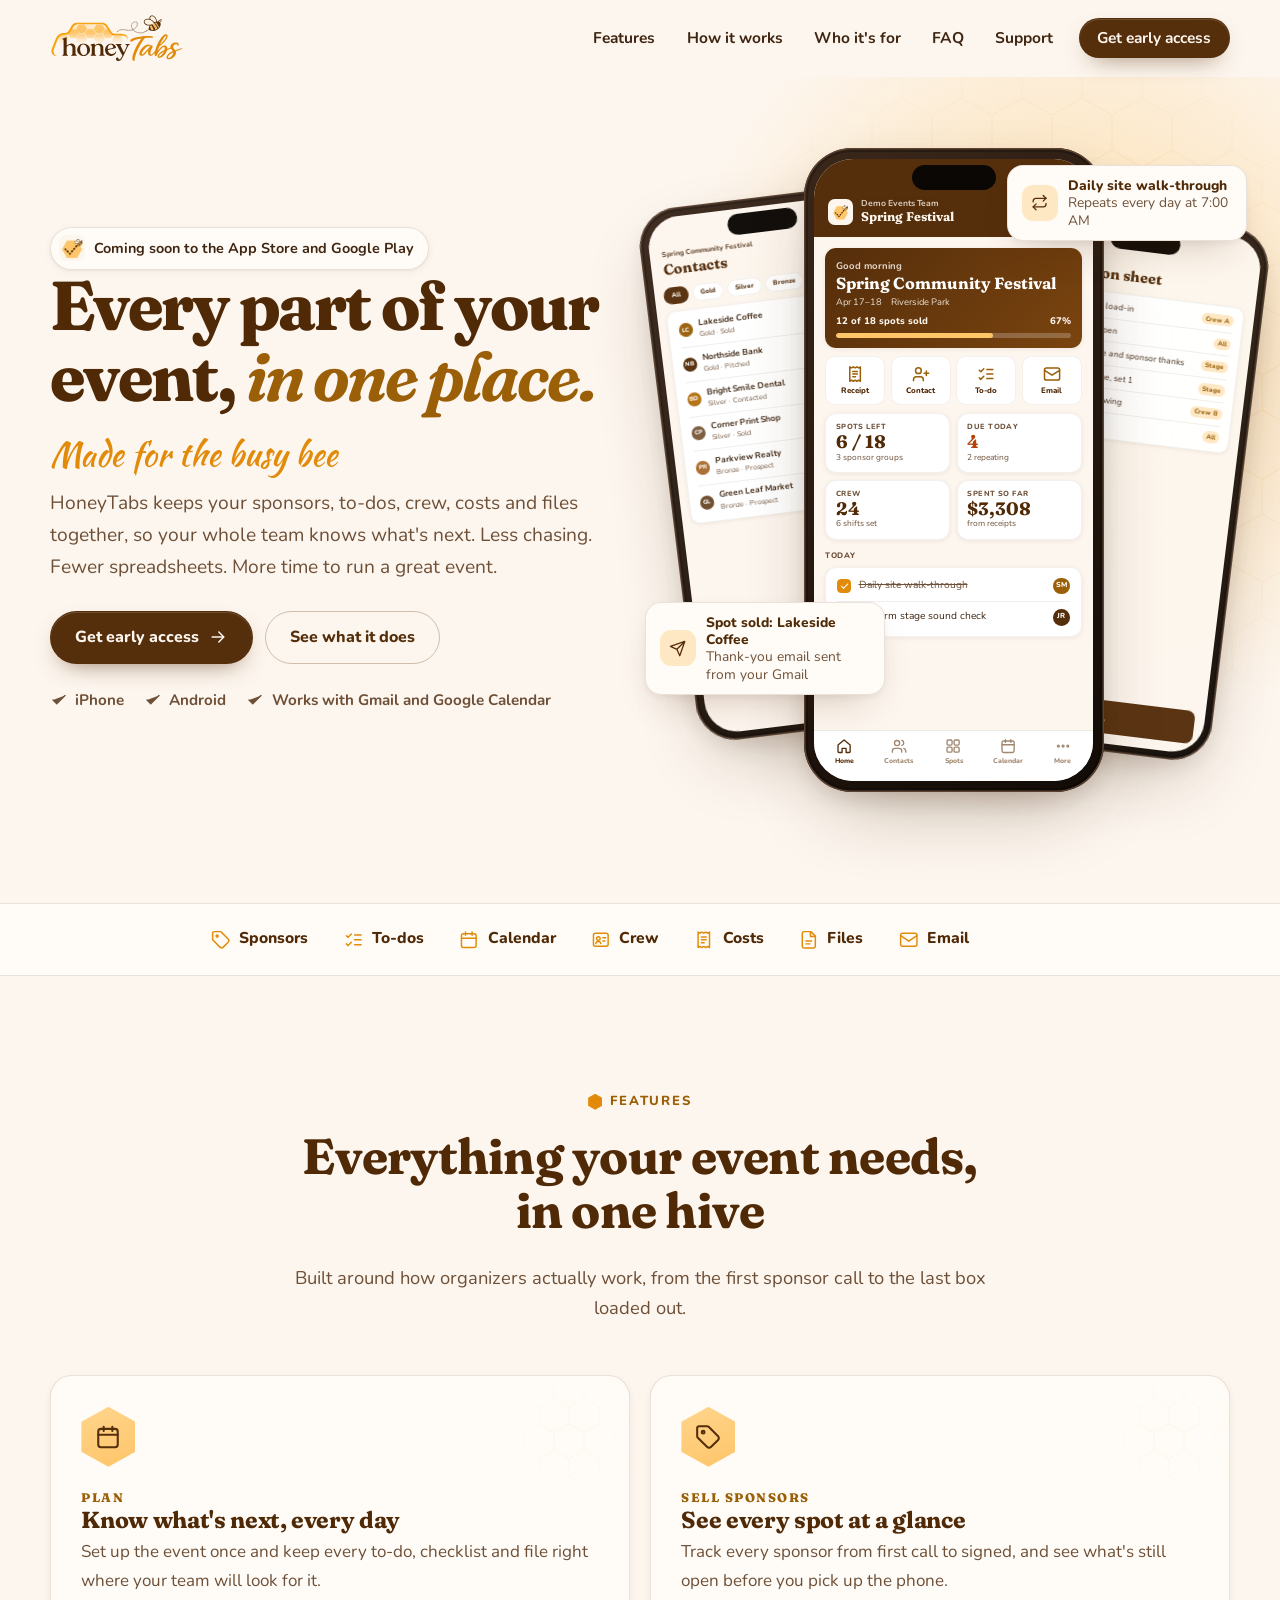
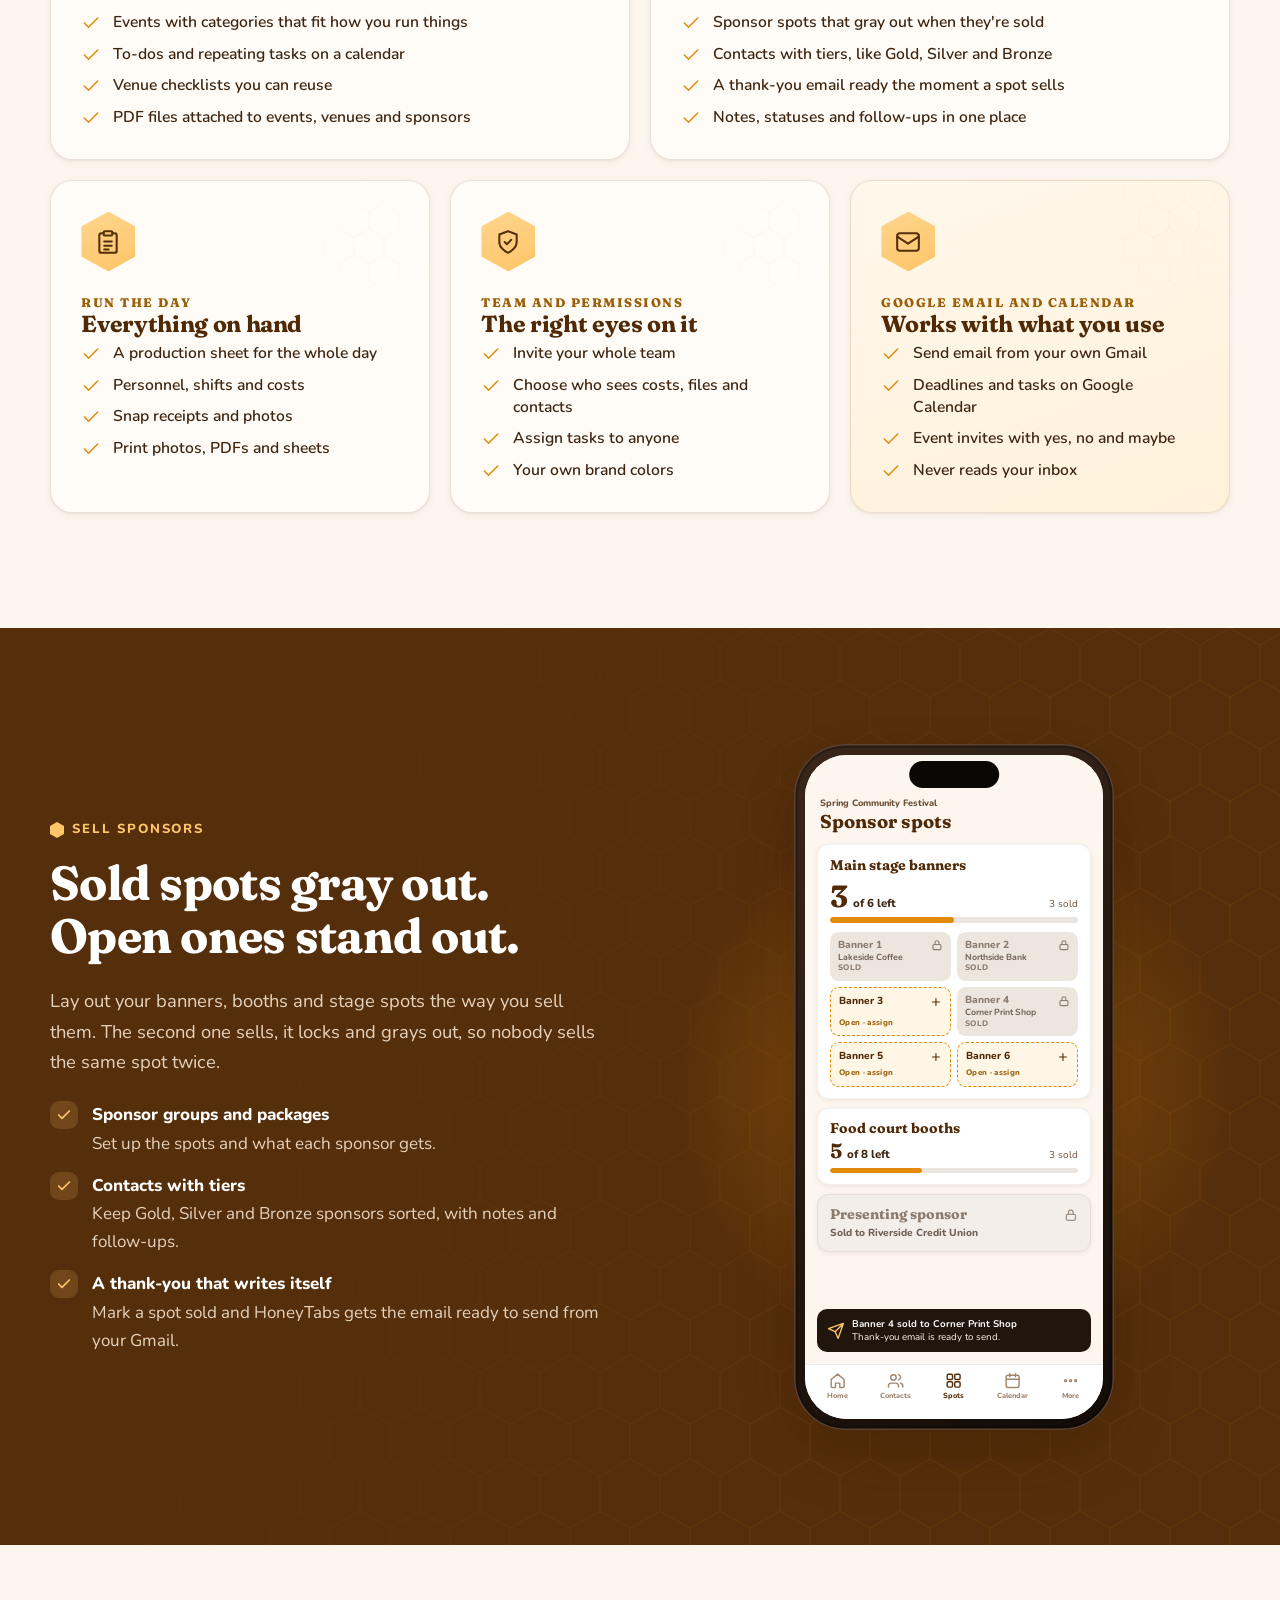
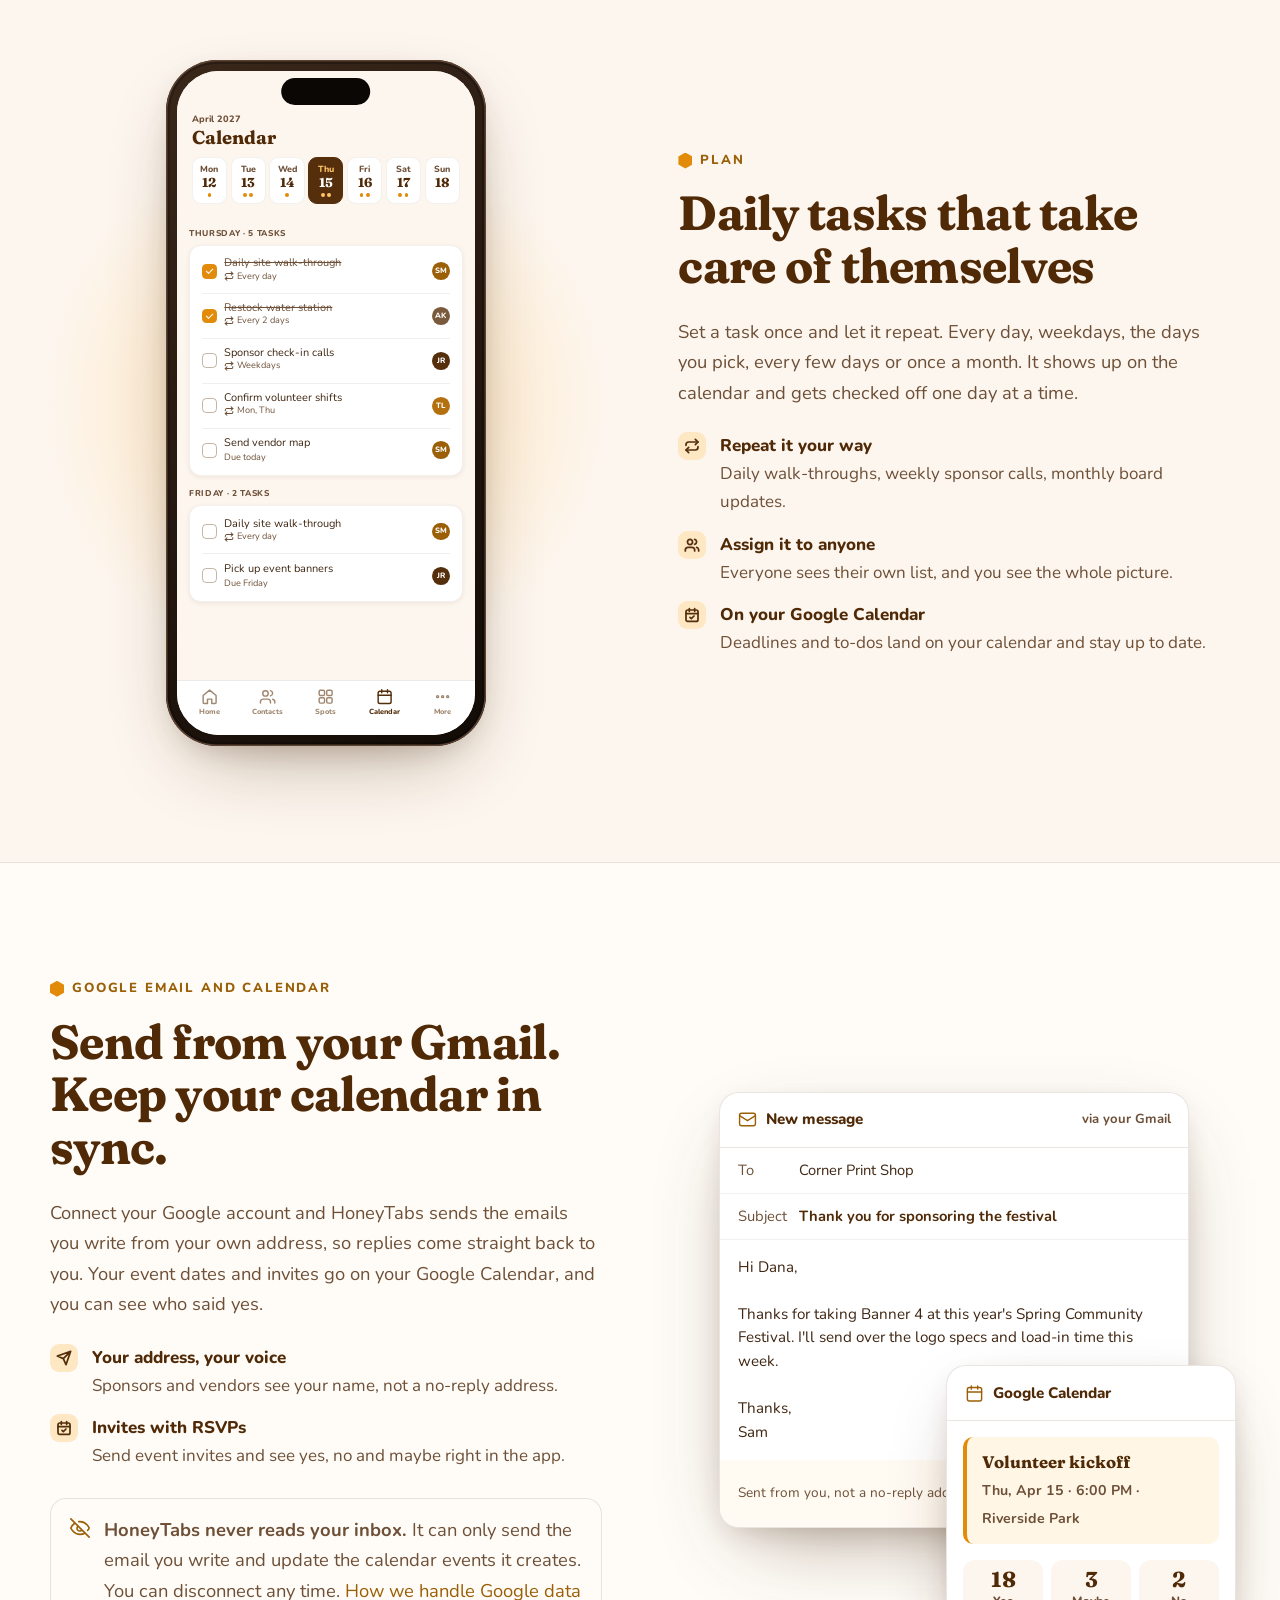
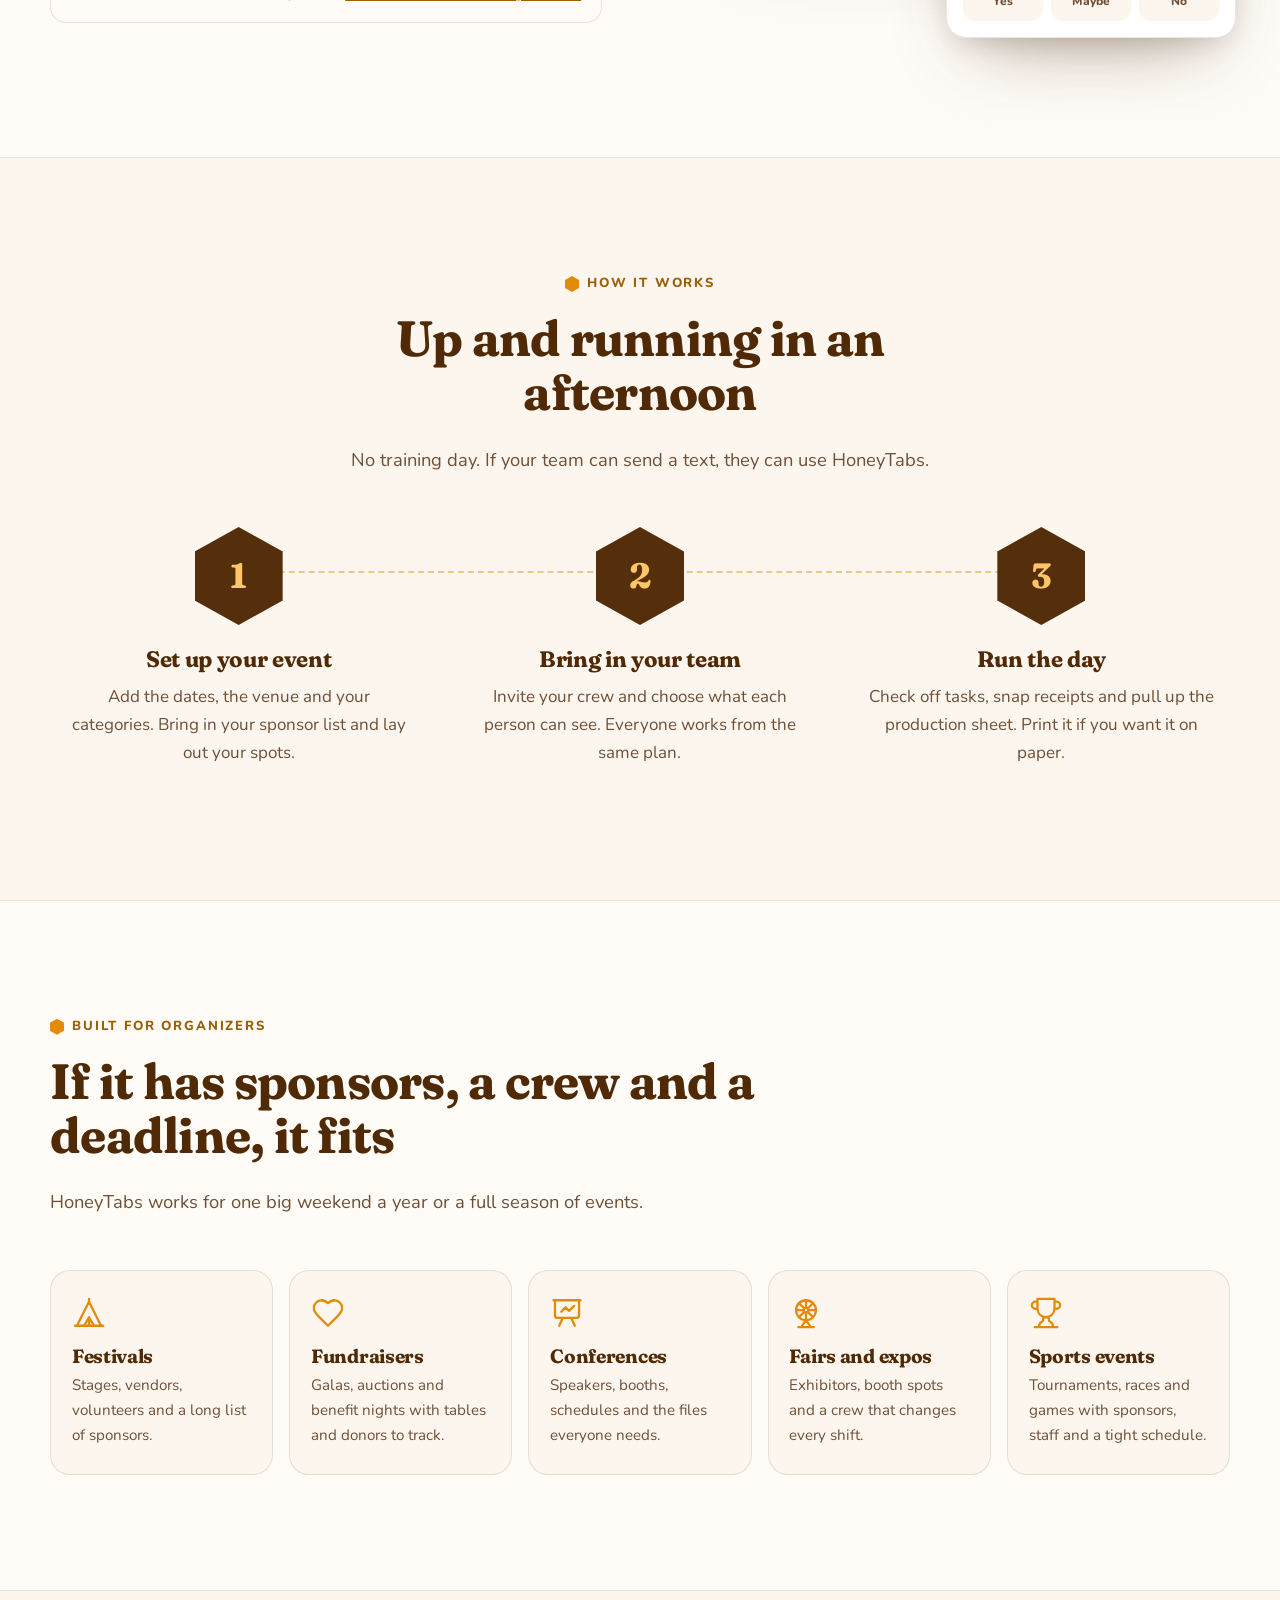
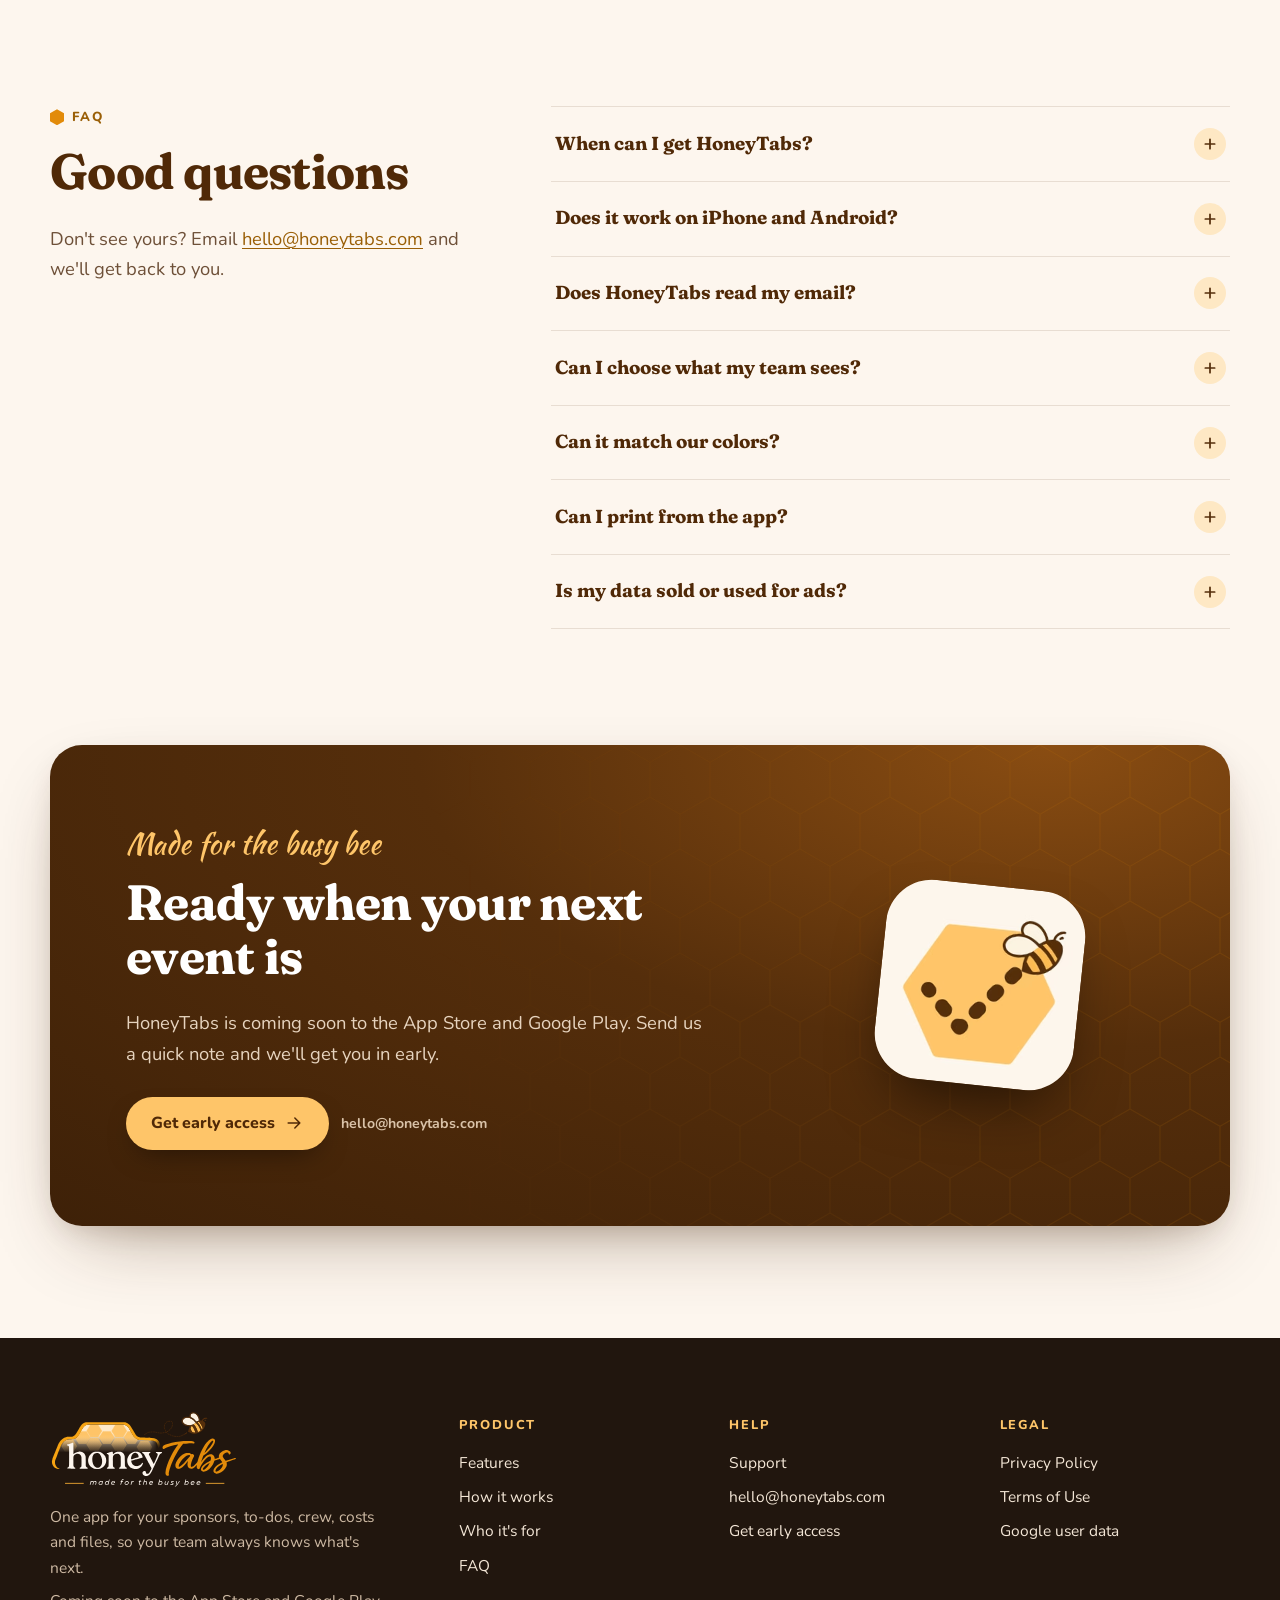
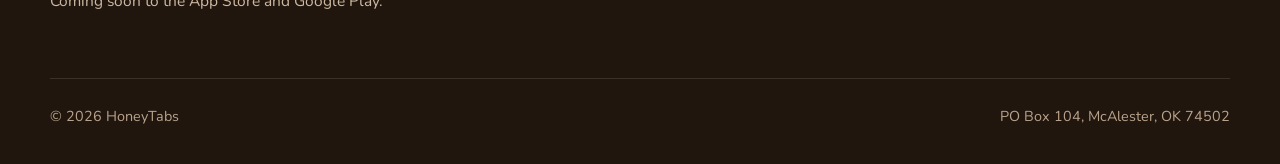
<file: index.html>
<!doctype html>
<html lang="en">
<head>
<meta charset="utf-8">
<meta name="viewport" content="width=device-width, initial-scale=1, viewport-fit=cover">
<title>HoneyTabs | Event management app for organizers</title>
<meta name="description" content="HoneyTabs keeps your sponsors, to-dos, crew, costs and files in one place, so your whole team knows what's next. Coming soon to the App Store and Google Play.">
<link rel="canonical" href="https://honeytabs.com/">
<meta name="theme-color" content="#E28B0A">
<meta name="color-scheme" content="light">
<meta name="robots" content="index,follow">
<meta property="og:type" content="website">
<meta property="og:site_name" content="HoneyTabs">
<meta property="og:title" content="HoneyTabs: made for the busy bee">
<meta property="og:description" content="HoneyTabs keeps your sponsors, to-dos, crew, costs and files in one place, so your whole team knows what's next. Coming soon to the App Store and Google Play.">
<meta property="og:url" content="https://honeytabs.com/">
<meta property="og:image" content="https://honeytabs.com/assets/img/og-image.png">
<meta property="og:image:width" content="1200">
<meta property="og:image:height" content="630">
<meta property="og:image:alt" content="HoneyTabs logo, made for the busy bee">
<meta name="twitter:card" content="summary_large_image">
<meta name="twitter:title" content="HoneyTabs: made for the busy bee">
<meta name="twitter:description" content="HoneyTabs keeps your sponsors, to-dos, crew, costs and files in one place, so your whole team knows what's next. Coming soon to the App Store and Google Play.">
<meta name="twitter:image" content="https://honeytabs.com/assets/img/og-image.png">
<link rel="icon" href="/favicon.ico" sizes="48x48">
<link rel="icon" href="/favicon.svg" type="image/svg+xml">
<link rel="icon" href="/favicon-32x32.png" type="image/png" sizes="32x32">
<link rel="icon" href="/favicon-16x16.png" type="image/png" sizes="16x16">
<link rel="apple-touch-icon" href="/apple-touch-icon-180.png" sizes="180x180">
<link rel="manifest" href="/site.webmanifest">
<link rel="preload" href="/assets/fonts/fraunces.woff2" as="font" type="font/woff2" crossorigin>
<link rel="preload" href="/assets/fonts/nunito.woff2" as="font" type="font/woff2" crossorigin>
<link rel="stylesheet" href="/assets/css/site.css?v=05e985d8">
<script>document.documentElement.classList.add('js')</script>
<script type="application/ld+json">{"@context":"https://schema.org","@type":"SoftwareApplication","name":"HoneyTabs","applicationCategory":"BusinessApplication","operatingSystem":"iOS, Android","description":"Event-management app for organizers: sponsors, to-dos, crew, costs, files and Google Calendar in one place.","url":"https://honeytabs.com/","publisher":{"@type":"Organization","name":"HoneyTabs","email":"hello@honeytabs.com","address":{"@type":"PostalAddress","postOfficeBoxNumber":"104","addressLocality":"McAlester","addressRegion":"OK","postalCode":"74502","addressCountry":"US"}}}</script>
</head>
<body>
<a class="skip" href="#main">Skip to content</a>
<svg width="0" height="0" style="position:absolute" aria-hidden="true" focusable="false"><symbol id="i-arrow" viewBox="0 0 24 24"><path d="M5 12h14M13 6l6 6-6 6"/></symbol><symbol id="i-check" viewBox="0 0 24 24"><path d="M20 6 9 17l-5-5"/></symbol><symbol id="i-plus" viewBox="0 0 24 24"><path d="M12 5v14M5 12h14"/></symbol><symbol id="i-menu" viewBox="0 0 24 24"><path d="M4 7h16M4 12h16M4 17h16"/></symbol><symbol id="i-close" viewBox="0 0 24 24"><path d="M18 6 6 18M6 6l12 12"/></symbol><symbol id="i-calendar" viewBox="0 0 24 24"><rect x="3" y="4.5" width="18" height="17" rx="2.5"/><path d="M16 2.5v4M8 2.5v4M3 10h18"/></symbol><symbol id="i-calcheck" viewBox="0 0 24 24"><rect x="3" y="4.5" width="18" height="17" rx="2.5"/><path d="M16 2.5v4M8 2.5v4M3 10h18M9 15.5l2 2 4-4"/></symbol><symbol id="i-grid" viewBox="0 0 24 24"><rect x="3" y="3" width="7.5" height="7.5" rx="1.8"/><rect x="13.5" y="3" width="7.5" height="7.5" rx="1.8"/><rect x="3" y="13.5" width="7.5" height="7.5" rx="1.8"/><rect x="13.5" y="13.5" width="7.5" height="7.5" rx="1.8"/></symbol><symbol id="i-tag" viewBox="0 0 24 24"><path d="M12.6 2.6A2 2 0 0 0 11.2 2H4a2 2 0 0 0-2 2v7.2a2 2 0 0 0 .6 1.4l8.7 8.7a2.4 2.4 0 0 0 3.4 0l6.6-6.6a2.4 2.4 0 0 0 0-3.4Z"/><circle cx="7.5" cy="7.5" r="1.3"/></symbol><symbol id="i-lock" viewBox="0 0 24 24"><rect x="4" y="11" width="16" height="10.5" rx="2.2"/><path d="M8 11V7.5a4 4 0 0 1 8 0V11"/></symbol><symbol id="i-users" viewBox="0 0 24 24"><path d="M16 21v-1.5a4 4 0 0 0-4-4H6a4 4 0 0 0-4 4V21"/><circle cx="9" cy="7.5" r="3.8"/><path d="M22 21v-1.5a4 4 0 0 0-3-3.9M16 3.6a3.8 3.8 0 0 1 0 7.4"/></symbol><symbol id="i-star" viewBox="0 0 24 24"><path d="m12 2.8 2.9 5.8 6.4.9-4.6 4.5 1.1 6.4L12 17.4l-5.8 3 1.1-6.4-4.6-4.5 6.4-.9Z"/></symbol><symbol id="i-listcheck" viewBox="0 0 24 24"><path d="m3 17 2 2 4-4M3 7l2 2 4-4M13 6h8M13 12h8M13 18h8"/></symbol><symbol id="i-repeat" viewBox="0 0 24 24"><path d="m17 2 4 4-4 4"/><path d="M3 11v-1a4 4 0 0 1 4-4h14M7 22l-4-4 4-4"/><path d="M21 13v1a4 4 0 0 1-4 4H3"/></symbol><symbol id="i-coins" viewBox="0 0 24 24"><circle cx="9" cy="9" r="6.5"/><path d="M18.1 10.4A6.5 6.5 0 1 1 10.4 18.1M8 7h1.5v4"/></symbol><symbol id="i-clipboard" viewBox="0 0 24 24"><rect x="8" y="2" width="8" height="4" rx="1"/><path d="M16 4h2a2 2 0 0 1 2 2v14a2 2 0 0 1-2 2H6a2 2 0 0 1-2-2V6a2 2 0 0 1 2-2h2M8.5 11.5h7M8.5 15.5h7M8.5 19h4"/></symbol><symbol id="i-pin" viewBox="0 0 24 24"><path d="M20 10c0 6-8 12-8 12s-8-6-8-12a8 8 0 0 1 16 0Z"/><circle cx="12" cy="10" r="3"/></symbol><symbol id="i-receipt" viewBox="0 0 24 24"><path d="M5 2.5v19l2.3-1.4 2.3 1.4 2.4-1.4 2.4 1.4 2.3-1.4 2.3 1.4v-19l-2.3 1.4-2.3-1.4L12 3.9 9.6 2.5 7.3 3.9Z"/><path d="M9 8.5h6M9 12h6M9 15.5h3.5"/></symbol><symbol id="i-camera" viewBox="0 0 24 24"><path d="M14.5 4h-5L7 7H4a2 2 0 0 0-2 2v9a2 2 0 0 0 2 2h16a2 2 0 0 0 2-2V9a2 2 0 0 0-2-2h-3Z"/><circle cx="12" cy="13" r="3.5"/></symbol><symbol id="i-file" viewBox="0 0 24 24"><path d="M14.5 2H6a2 2 0 0 0-2 2v16a2 2 0 0 0 2 2h12a2 2 0 0 0 2-2V7.5Z"/><path d="M14 2v6h6M8.5 13.5h7M8.5 17h5"/></symbol><symbol id="i-printer" viewBox="0 0 24 24"><path d="M6 9V2.5h12V9M6 18H4a2 2 0 0 1-2-2v-5a2 2 0 0 1 2-2h16a2 2 0 0 1 2 2v5a2 2 0 0 1-2 2h-2"/><rect x="6" y="14" width="12" height="8" rx="1"/></symbol><symbol id="i-shield" viewBox="0 0 24 24"><path d="M12 22s8-3.6 8-10V5l-8-3-8 3v7c0 6.4 8 10 8 10Z"/><path d="m9 12 2 2 4-4"/></symbol><symbol id="i-palette" viewBox="0 0 24 24"><path d="M12 22a10 10 0 1 1 10-10c0 2.5-2 4-4.5 4H15a2 2 0 0 0-1.5 3.3A1.7 1.7 0 0 1 12 22Z"/><circle cx="7.5" cy="11" r="1.1"/><circle cx="10.5" cy="7" r="1.1"/><circle cx="15.5" cy="7.5" r="1.1"/></symbol><symbol id="i-mail" viewBox="0 0 24 24"><rect x="2" y="4" width="20" height="16" rx="2.5"/><path d="m22 7-10 6.5L2 7"/></symbol><symbol id="i-send" viewBox="0 0 24 24"><path d="M22 2 11 13M22 2l-7 20-4-9-9-4Z"/></symbol><symbol id="i-bell" viewBox="0 0 24 24"><path d="M6 8a6 6 0 0 1 12 0c0 7 3 9 3 9H3s3-2 3-9M10.3 21a1.9 1.9 0 0 0 3.4 0"/></symbol><symbol id="i-eyeoff" viewBox="0 0 24 24"><path d="M9.9 9.9a3 3 0 1 0 4.2 4.2M10.7 5.1A10.4 10.4 0 0 1 12 5c7 0 10 7 10 7a13 13 0 0 1-1.7 2.7M6.6 6.6A13.5 13.5 0 0 0 2 12s3 7 10 7a9.7 9.7 0 0 0 5.4-1.6M2 2l20 20"/></symbol><symbol id="i-badge" viewBox="0 0 24 24"><rect x="3" y="4" width="18" height="16" rx="2.5"/><circle cx="9" cy="10.5" r="2.2"/><path d="M5.8 16.5c.6-1.6 1.8-2.4 3.2-2.4s2.6.8 3.2 2.4M14.5 9.5h3.5M14.5 13.5h2.5"/></symbol><symbol id="i-tent" viewBox="0 0 24 24"><path d="M3.5 21 12 4l8.5 17M2 21h20M12 21v-6l-3.5 6M12 15l3.5 6"/><path d="M12 4V2"/></symbol><symbol id="i-heart" viewBox="0 0 24 24"><path d="M19 14c1.5-1.5 3-3.2 3-5.5A5.5 5.5 0 0 0 16.5 3c-1.8 0-3 .5-4.5 2-1.5-1.5-2.7-2-4.5-2A5.5 5.5 0 0 0 2 8.5c0 2.3 1.5 4 3 5.5l7 7Z"/></symbol><symbol id="i-mic" viewBox="0 0 24 24"><path d="M2.5 3h19M20.5 3v10.5a2 2 0 0 1-2 2h-13a2 2 0 0 1-2-2V3M9 15.5 6.5 21M15 15.5l2.5 5.5M8 11l3-3 2.5 2.5L17 7"/></symbol><symbol id="i-ferris" viewBox="0 0 24 24"><circle cx="12" cy="10" r="7"/><circle cx="12" cy="10" r="1.6"/><path d="M12 3v5.4M12 11.6V17M5 10h5.4M13.6 10H19M7 5l3.8 3.8M13.2 11.2 17 15M17 5l-3.8 3.8M10.8 11.2 7 15M8.5 22 12 17l3.5 5M6.5 22h11"/></symbol><symbol id="i-trophy" viewBox="0 0 24 24"><path d="M6 9H4.5a2.5 2.5 0 0 1 0-5H6M18 9h1.5a2.5 2.5 0 0 0 0-5H18M4 22h16M10 14.7V17c0 .6-.5 1-1 1.2C7.9 18.8 7 20.2 7 22M14 14.7V17c0 .6.5 1 1 1.2 1.1.6 2 2 2 3.8M18 2H6v7a6 6 0 0 0 12 0Z"/></symbol><symbol id="i-home" viewBox="0 0 24 24"><path d="M3 10.5 12 3l9 7.5V20a1.5 1.5 0 0 1-1.5 1.5H15v-6H9v6H4.5A1.5 1.5 0 0 1 3 20Z"/></symbol><symbol id="i-more" viewBox="0 0 24 24"><circle cx="5" cy="12" r="1.4"/><circle cx="12" cy="12" r="1.4"/><circle cx="19" cy="12" r="1.4"/></symbol><symbol id="i-useradd" viewBox="0 0 24 24"><path d="M15 21v-1.5a4 4 0 0 0-4-4H6a4 4 0 0 0-4 4V21"/><circle cx="8.5" cy="7.5" r="3.8"/><path d="M19 8v6M22 11h-6"/></symbol><symbol id="i-help" viewBox="0 0 24 24"><circle cx="12" cy="12" r="10"/><path d="M9.1 9a3 3 0 0 1 5.8 1c0 2-3 3-3 3M12 17h.01"/></symbol><symbol id="i-trash" viewBox="0 0 24 24"><path d="M3 6h18M8 6V4a2 2 0 0 1 2-2h4a2 2 0 0 1 2 2v2M19 6l-1 14a2 2 0 0 1-2 2H8a2 2 0 0 1-2-2L5 6M10 11v6M14 11v6"/></symbol><symbol id="i-gift" viewBox="0 0 24 24"><rect x="3" y="8" width="18" height="4" rx="1"/><path d="M12 8v13M19 12v7a2 2 0 0 1-2 2H7a2 2 0 0 1-2-2v-7M7.5 8a2.5 2.5 0 0 1 0-5C10 3 12 8 12 8s2-5 4.5-5a2.5 2.5 0 0 1 0 5"/></symbol><symbol id="i-phone" viewBox="0 0 24 24"><rect x="6" y="2" width="12" height="20" rx="2.5"/><path d="M11 18h2"/></symbol><symbol id="i-copy" viewBox="0 0 24 24"><rect x="9" y="9" width="12" height="12" rx="2"/><path d="M5 15H4a1 1 0 0 1-1-1V4a1 1 0 0 1 1-1h10a1 1 0 0 1 1 1v1"/></symbol><symbol id="i-unlink" viewBox="0 0 24 24"><path d="M9 17H7A5 5 0 0 1 7 7h2M15 7h2a5 5 0 0 1 4 8M8 12h3M2 2l20 20"/></symbol></svg>
<header class="site-header">
  <nav class="wrap nav" aria-label="Main">
    <a class="brand" href="/" aria-label="HoneyTabs home"><img src="/assets/img/logo-notag.svg" alt="HoneyTabs" width="1464" height="524"></a>
    <button class="nav-toggle" type="button" aria-expanded="false" aria-controls="nav-menu" aria-label="Open menu"><svg class="ico" aria-hidden="true"><use href="#i-menu"/></svg></button>
    <div class="nav-menu" id="nav-menu">
      <ul class="nav-links"><li><a href="/#features">Features</a></li><li><a href="/#how">How it works</a></li><li><a href="/#organizers">Who it's for</a></li><li><a href="/#faq">FAQ</a></li><li><a href="/support/">Support</a></li><li class="nav-cta"><a class="btn btn--sm" href="mailto:hello@honeytabs.com?subject=HoneyTabs%20early%20access">Get early access</a></li></ul>
    </div>
  </nav>
</header>
<main id="main">
<section class="hero">
  <div class="wrap hero-grid">
    <div class="hero-copy">
      <span class="pill reveal"><picture><source srcset="/assets/img/app-icon-128.avif" type="image/avif"><source srcset="/assets/img/app-icon-128.webp" type="image/webp"><img src="/assets/img/app-icon-128.png" alt="" width="26" height="26"></picture>Coming soon to the App Store and Google Play</span>
      <h1 class="reveal" style="--d:.05s">Every part of your event, <em>in one place.</em></h1>
      <p class="tagline reveal" style="--d:.1s">Made for the busy bee</p>
      <p class="lead reveal" style="--d:.15s">HoneyTabs keeps your sponsors, to-dos, crew, costs and files together, so your whole team knows what's next. Less chasing. Fewer spreadsheets. More time to run a great event.</p>
      <div class="hero-actions reveal" style="--d:.2s">
        <a class="btn" href="mailto:hello@honeytabs.com?subject=HoneyTabs%20early%20access">Get early access <svg class="ico" aria-hidden="true" focusable="false"><use href="#i-arrow"/></svg></a>
        <a class="btn btn--ghost" href="#features">See what it does</a>
      </div>
      <div class="stores reveal" style="--d:.25s"><span><svg class="ico" aria-hidden="true" focusable="false"><use href="#i-check"/></svg> iPhone</span><span><svg class="ico" aria-hidden="true" focusable="false"><use href="#i-check"/></svg> Android</span><span><svg class="ico" aria-hidden="true" focusable="false"><use href="#i-check"/></svg> Works with Gmail and Google Calendar</span></div>
    </div>

    <div class="stage reveal" style="--d:.15s" role="img" aria-label="HoneyTabs app screens: a sponsor contact list, the event dashboard and a production sheet">
      <div class="phone phone--left" aria-hidden="true"><div class="screen"><div class="ui">
        <div class="ui-head"><small>Spring Community Festival</small><p class="t">Contacts</p></div>
        <div class="ui-body" style="padding-top:1cqw">
          <div class="ui-actions" style="grid-template-columns:repeat(4,auto);justify-content:start;gap:1.6cqw">
            <div style="background:var(--brown);color:var(--cream);padding:1.4cqw 3cqw;border-radius:99px">All</div><div style="padding:1.4cqw 3cqw;border-radius:99px">Gold</div><div style="padding:1.4cqw 3cqw;border-radius:99px">Silver</div><div style="padding:1.4cqw 3cqw;border-radius:99px">Bronze</div>
          </div>
          <div class="ui-card">
            <div class="ui-task"><span class="av" style="margin:0;--c:#9A5F07">LC</span><span><b>Lakeside Coffee</b><br><small style="color:var(--muted)">Gold · Sold</small></span><em>Gold</em></div>
            <div class="ui-task"><span class="av" style="margin:0;--c:#552E0B">NB</span><span><b>Northside Bank</b><br><small style="color:var(--muted)">Gold · Pitched</small></span><em>Gold</em></div>
            <div class="ui-task"><span class="av" style="margin:0;--c:#B4700F">BD</span><span><b>Bright Smile Dental</b><br><small style="color:var(--muted)">Silver · Contacted</small></span><em>Silver</em></div>
            <div class="ui-task"><span class="av" style="margin:0;--c:#7A5A3C">CP</span><span><b>Corner Print Shop</b><br><small style="color:var(--muted)">Silver · Sold</small></span><em>Silver</em></div>
            <div class="ui-task"><span class="av" style="margin:0;--c:#A86B2D">PR</span><span><b>Parkview Realty</b><br><small style="color:var(--muted)">Bronze · Prospect</small></span><em>Bronze</em></div>
            <div class="ui-task"><span class="av" style="margin:0;--c:#6B4A2A">GL</span><span><b>Green Leaf Market</b><br><small style="color:var(--muted)">Bronze · Prospect</small></span><em>Bronze</em></div>
          </div>
        </div>
      </div></div></div>

      <div class="phone phone--main" aria-hidden="true"><div class="screen"><div class="ui">
        <div class="ui-top"><span class="logo"><img src="/assets/img/honeytabs-mark.svg" alt="" width="24" height="24"></span><span><small>Demo Events Team</small><b>Spring Festival</b></span><svg class="ico bell" aria-hidden="true"><use href="#i-bell"/></svg></div>
        <div class="ui-body">
          <div class="ui-card ui-hero"><small>Good morning</small><p class="t">Spring Community Festival</p><div class="meta"><span>Apr 17–18</span><span>Riverside Park</span></div><div class="row"><span>12 of 18 spots sold</span><span>67%</span></div><div class="bar"><i style="--p:67%"></i></div></div>
          <div class="ui-actions"><div><svg class="ico" aria-hidden="true" focusable="false"><use href="#i-receipt"/></svg>Receipt</div><div><svg class="ico" aria-hidden="true" focusable="false"><use href="#i-useradd"/></svg>Contact</div><div><svg class="ico" aria-hidden="true" focusable="false"><use href="#i-listcheck"/></svg>To-do</div><div><svg class="ico" aria-hidden="true" focusable="false"><use href="#i-mail"/></svg>Email</div></div>
          <div class="ui-stats">
            <div class="ui-card"><small>Spots left</small><b>6 / 18</b><span>3 sponsor groups</span></div>
            <div class="ui-card warn"><small>Due today</small><b>4</b><span>2 repeating</span></div>
            <div class="ui-card"><small>Crew</small><b>24</b><span>6 shifts set</span></div>
            <div class="ui-card"><small>Spent so far</small><b>$3,308</b><span>from receipts</span></div>
          </div>
          <div class="ui-label">Today</div>
          <div class="ui-card">
            <div class="ui-task"><span class="chk on"></span><span class="done">Daily site walk-through</span><span class="av" style="--c:#9A5F07">SM</span></div>
            <div class="ui-task"><span class="chk"></span><span>Confirm stage sound check</span><span class="av" style="--c:#552E0B">JR</span></div>
          </div>
        </div>
        <div class="ui-tabs"><div class="on"><svg class="ico" aria-hidden="true" focusable="false"><use href="#i-home"/></svg>Home</div><div><svg class="ico" aria-hidden="true" focusable="false"><use href="#i-users"/></svg>Contacts</div><div><svg class="ico" aria-hidden="true" focusable="false"><use href="#i-grid"/></svg>Spots</div><div><svg class="ico" aria-hidden="true" focusable="false"><use href="#i-calendar"/></svg>Calendar</div><div><svg class="ico" aria-hidden="true" focusable="false"><use href="#i-more"/></svg>More</div></div>
      </div></div></div>

      <div class="phone phone--right" aria-hidden="true"><div class="screen"><div class="ui">
        <div class="ui-head"><small>Saturday, April 18</small><p class="t">Production sheet</p></div>
        <div class="ui-body" style="padding-top:1cqw">
          <div class="ui-card">
            <div class="ui-task"><b style="width:12cqw">7:00</b><span>Vendor load-in</span><em>Crew A</em></div>
            <div class="ui-task"><b style="width:12cqw">9:00</b><span>Gates open</span><em>All</em></div>
            <div class="ui-task"><b style="width:12cqw">10:30</b><span>Welcome and sponsor thanks</span><em>Stage</em></div>
            <div class="ui-task"><b style="width:12cqw">12:00</b><span>Main stage, set 1</span><em>Stage</em></div>
            <div class="ui-task"><b style="width:12cqw">2:00</b><span>Raffle drawing</span><em>Crew B</em></div>
            <div class="ui-task"><b style="width:12cqw">5:30</b><span>Teardown</span><em>All</em></div>
          </div>
          <div class="toast" style="background:var(--brown)"><svg class="ico" aria-hidden="true" focusable="false"><use href="#i-printer"/></svg><span><b>Print production sheet</b>Send it to any printer nearby</span></div>
        </div>
      </div></div></div>

      <div class="float float--a"><span class="badge"><svg class="ico" aria-hidden="true" focusable="false"><use href="#i-send"/></svg></span><span><strong>Spot sold: Lakeside Coffee</strong><span>Thank-you email sent from your Gmail</span></span></div>
      <div class="float float--b"><span class="badge"><svg class="ico" aria-hidden="true" focusable="false"><use href="#i-repeat"/></svg></span><span><strong>Daily site walk-through</strong><span>Repeats every day at 7:00 AM</span></span></div>
    </div>
  </div>
</section>

<section class="ribbon" aria-label="What HoneyTabs keeps together">
  <ul class="wrap">
    <li><svg class="ico" aria-hidden="true" focusable="false"><use href="#i-tag"/></svg> Sponsors</li><li><svg class="ico" aria-hidden="true" focusable="false"><use href="#i-listcheck"/></svg> To-dos</li><li><svg class="ico" aria-hidden="true" focusable="false"><use href="#i-calendar"/></svg> Calendar</li><li><svg class="ico" aria-hidden="true" focusable="false"><use href="#i-badge"/></svg> Crew</li><li><svg class="ico" aria-hidden="true" focusable="false"><use href="#i-receipt"/></svg> Costs</li><li><svg class="ico" aria-hidden="true" focusable="false"><use href="#i-file"/></svg> Files</li><li><svg class="ico" aria-hidden="true" focusable="false"><use href="#i-mail"/></svg> Email</li>
  </ul>
</section>

<section class="section" id="features" aria-labelledby="features-title">
  <div class="wrap">
    <div class="section-head center reveal">
      <span class="eyebrow">Features</span>
      <h2 id="features-title">Everything your event needs, in one hive</h2>
      <p>Built around how organizers actually work, from the first sponsor call to the last box loaded out.</p>
    </div>
    <div class="bento">
      <article class="fcard wide reveal">
        <div class="hex"><svg class="ico" aria-hidden="true" focusable="false"><use href="#i-calendar"/></svg></div>
        <h3><span class="kicker">Plan</span><br>Know what's next, every day</h3>
        <p>Set up the event once and keep every to-do, checklist and file right where your team will look for it.</p>
        <ul class="flist">
          <li><svg class="ico" aria-hidden="true" focusable="false"><use href="#i-check"/></svg> Events with categories that fit how you run things</li>
          <li><svg class="ico" aria-hidden="true" focusable="false"><use href="#i-check"/></svg> To-dos and repeating tasks on a calendar</li>
          <li><svg class="ico" aria-hidden="true" focusable="false"><use href="#i-check"/></svg> Venue checklists you can reuse</li>
          <li><svg class="ico" aria-hidden="true" focusable="false"><use href="#i-check"/></svg> PDF files attached to events, venues and sponsors</li>
        </ul>
      </article>
      <article class="fcard wide reveal" style="--d:.08s">
        <div class="hex"><svg class="ico" aria-hidden="true" focusable="false"><use href="#i-tag"/></svg></div>
        <h3><span class="kicker">Sell sponsors</span><br>See every spot at a glance</h3>
        <p>Track every sponsor from first call to signed, and see what's still open before you pick up the phone.</p>
        <ul class="flist">
          <li><svg class="ico" aria-hidden="true" focusable="false"><use href="#i-check"/></svg> Sponsor spots that gray out when they're sold</li>
          <li><svg class="ico" aria-hidden="true" focusable="false"><use href="#i-check"/></svg> Contacts with tiers, like Gold, Silver and Bronze</li>
          <li><svg class="ico" aria-hidden="true" focusable="false"><use href="#i-check"/></svg> A thank-you email ready the moment a spot sells</li>
          <li><svg class="ico" aria-hidden="true" focusable="false"><use href="#i-check"/></svg> Notes, statuses and follow-ups in one place</li>
        </ul>
      </article>
      <article class="fcard reveal">
        <div class="hex"><svg class="ico" aria-hidden="true" focusable="false"><use href="#i-clipboard"/></svg></div>
        <h3><span class="kicker">Run the day</span><br>Everything on hand</h3>
        <ul class="flist">
          <li><svg class="ico" aria-hidden="true" focusable="false"><use href="#i-check"/></svg> A production sheet for the whole day</li>
          <li><svg class="ico" aria-hidden="true" focusable="false"><use href="#i-check"/></svg> Personnel, shifts and costs</li>
          <li><svg class="ico" aria-hidden="true" focusable="false"><use href="#i-check"/></svg> Snap receipts and photos</li>
          <li><svg class="ico" aria-hidden="true" focusable="false"><use href="#i-check"/></svg> Print photos, PDFs and sheets</li>
        </ul>
      </article>
      <article class="fcard reveal" style="--d:.08s">
        <div class="hex"><svg class="ico" aria-hidden="true" focusable="false"><use href="#i-shield"/></svg></div>
        <h3><span class="kicker">Team and permissions</span><br>The right eyes on it</h3>
        <ul class="flist">
          <li><svg class="ico" aria-hidden="true" focusable="false"><use href="#i-check"/></svg> Invite your whole team</li>
          <li><svg class="ico" aria-hidden="true" focusable="false"><use href="#i-check"/></svg> Choose who sees costs, files and contacts</li>
          <li><svg class="ico" aria-hidden="true" focusable="false"><use href="#i-check"/></svg> Assign tasks to anyone</li>
          <li><svg class="ico" aria-hidden="true" focusable="false"><use href="#i-check"/></svg> Your own brand colors</li>
        </ul>
      </article>
      <article class="fcard fcard--google reveal" style="--d:.16s">
        <div class="hex"><svg class="ico" aria-hidden="true" focusable="false"><use href="#i-mail"/></svg></div>
        <h3><span class="kicker">Google email and calendar</span><br>Works with what you use</h3>
        <ul class="flist">
          <li><svg class="ico" aria-hidden="true" focusable="false"><use href="#i-check"/></svg> Send email from your own Gmail</li>
          <li><svg class="ico" aria-hidden="true" focusable="false"><use href="#i-check"/></svg> Deadlines and tasks on Google Calendar</li>
          <li><svg class="ico" aria-hidden="true" focusable="false"><use href="#i-check"/></svg> Event invites with yes, no and maybe</li>
          <li><svg class="ico" aria-hidden="true" focusable="false"><use href="#i-check"/></svg> Never reads your inbox</li>
        </ul>
      </article>
    </div>
  </div>
</section>

<section class="section dark" aria-labelledby="spots-title">
  <div class="wrap spot-grid">
    <div class="spot-copy reveal">
      <span class="eyebrow">Sell sponsors</span>
      <h2 id="spots-title">Sold spots gray out. Open ones stand out.</h2>
      <p>Lay out your banners, booths and stage spots the way you sell them. The second one sells, it locks and grays out, so nobody sells the same spot twice.</p>
      <ul class="checks">
        <li><span class="tick"><svg class="ico" aria-hidden="true" focusable="false"><use href="#i-check"/></svg></span><span><b>Sponsor groups and packages</b><span>Set up the spots and what each sponsor gets.</span></span></li>
        <li><span class="tick"><svg class="ico" aria-hidden="true" focusable="false"><use href="#i-check"/></svg></span><span><b>Contacts with tiers</b><span>Keep Gold, Silver and Bronze sponsors sorted, with notes and follow-ups.</span></span></li>
        <li><span class="tick"><svg class="ico" aria-hidden="true" focusable="false"><use href="#i-check"/></svg></span><span><b>A thank-you that writes itself</b><span>Mark a spot sold and HoneyTabs gets the email ready to send from your Gmail.</span></span></li>
      </ul>
    </div>
    <div class="spot-media reveal" style="--d:.1s">
      <div class="phone" role="img" aria-label="Sponsor spots screen: three of six main stage banners sold and grayed out"><div class="screen"><div class="ui">
        <div class="ui-head"><small>Spring Community Festival</small><p class="t">Sponsor spots</p></div>
        <div class="ui-body" style="padding-top:1cqw">
          <div class="ui-card">
            <b style="font-family:var(--serif);color:var(--ink);font-size:1.1em">Main stage banners</b>
            <div class="big-num"><b>3</b><span>of 6 left</span><em>3 sold</em></div>
            <div class="bar"><i style="--p:50%;background:var(--gold)"></i></div>
            <div class="spots">
              <div class="spot sold"><b>Banner 1 <svg class="ico" aria-hidden="true" focusable="false"><use href="#i-lock"/></svg></b><span>Lakeside Coffee</span><small>SOLD</small></div>
              <div class="spot sold"><b>Banner 2 <svg class="ico" aria-hidden="true" focusable="false"><use href="#i-lock"/></svg></b><span>Northside Bank</span><small>SOLD</small></div>
              <div class="spot open"><b>Banner 3 <svg class="ico" aria-hidden="true" focusable="false"><use href="#i-plus"/></svg></b><small>Open · assign</small></div>
              <div class="spot sold"><b>Banner 4 <svg class="ico" aria-hidden="true" focusable="false"><use href="#i-lock"/></svg></b><span>Corner Print Shop</span><small>SOLD</small></div>
              <div class="spot open"><b>Banner 5 <svg class="ico" aria-hidden="true" focusable="false"><use href="#i-plus"/></svg></b><small>Open · assign</small></div>
              <div class="spot open"><b>Banner 6 <svg class="ico" aria-hidden="true" focusable="false"><use href="#i-plus"/></svg></b><small>Open · assign</small></div>
            </div>
          </div>
          <div class="ui-card">
            <b style="font-family:var(--serif);color:var(--ink);font-size:1.1em">Food court booths</b>
            <div class="big-num" style="margin-top:1cqw"><b style="font-size:1.6em">5</b><span>of 8 left</span><em>3 sold</em></div>
            <div class="bar"><i style="--p:37%;background:var(--gold)"></i></div>
          </div>
          <div class="ui-card" style="background:#F3EEE8">
            <b style="font-family:var(--serif);color:#8B7B6C;font-size:1.1em;display:flex;justify-content:space-between;align-items:center">Presenting sponsor <svg class="ico" aria-hidden="true" focusable="false"><use href="#i-lock"/></svg></b>
            <div style="font-size:.8em;font-weight:800;color:#6F6155;margin-top:1cqw">Sold to Riverside Credit Union</div>
          </div>
          <div class="toast"><svg class="ico" aria-hidden="true" focusable="false"><use href="#i-send"/></svg><span><b>Banner 4 sold to Corner Print Shop</b>Thank-you email is ready to send.</span></div>
        </div>
        <div class="ui-tabs"><div><svg class="ico" aria-hidden="true" focusable="false"><use href="#i-home"/></svg>Home</div><div><svg class="ico" aria-hidden="true" focusable="false"><use href="#i-users"/></svg>Contacts</div><div class="on"><svg class="ico" aria-hidden="true" focusable="false"><use href="#i-grid"/></svg>Spots</div><div><svg class="ico" aria-hidden="true" focusable="false"><use href="#i-calendar"/></svg>Calendar</div><div><svg class="ico" aria-hidden="true" focusable="false"><use href="#i-more"/></svg>More</div></div>
      </div></div></div>
    </div>
  </div>
</section>

<section class="section" aria-labelledby="tasks-title">
  <div class="wrap spot-grid flip">
    <div class="spot-copy reveal">
      <span class="eyebrow">Plan</span>
      <h2 id="tasks-title">Daily tasks that take care of themselves</h2>
      <p>Set a task once and let it repeat. Every day, weekdays, the days you pick, every few days or once a month. It shows up on the calendar and gets checked off one day at a time.</p>
      <ul class="checks">
        <li><span class="tick"><svg class="ico" aria-hidden="true" focusable="false"><use href="#i-repeat"/></svg></span><span><b>Repeat it your way</b><span>Daily walk-throughs, weekly sponsor calls, monthly board updates.</span></span></li>
        <li><span class="tick"><svg class="ico" aria-hidden="true" focusable="false"><use href="#i-users"/></svg></span><span><b>Assign it to anyone</b><span>Everyone sees their own list, and you see the whole picture.</span></span></li>
        <li><span class="tick"><svg class="ico" aria-hidden="true" focusable="false"><use href="#i-calcheck"/></svg></span><span><b>On your Google Calendar</b><span>Deadlines and to-dos land on your calendar and stay up to date.</span></span></li>
      </ul>
    </div>
    <div class="spot-media reveal" style="--d:.1s">
      <div class="phone" role="img" aria-label="Calendar screen with a week view and today's repeating tasks"><div class="screen"><div class="ui">
        <div class="ui-head"><small>April 2027</small><p class="t">Calendar</p>
          <div class="week">
            <div class="one">Mon<b>12</b><i></i></div><div>Tue<b>13</b><i></i></div><div class="one">Wed<b>14</b><i></i></div><div class="today">Thu<b>15</b><i></i></div><div>Fri<b>16</b><i></i></div><div>Sat<b>17</b><i></i></div><div class="none">Sun<b>18</b><i></i></div>
          </div>
        </div>
        <div class="ui-body">
          <div class="ui-label">Thursday · 5 tasks</div>
          <div class="ui-card">
            <div class="ui-task"><span class="chk on"></span><span><span class="done">Daily site walk-through</span><br><small class="rep" style="color:var(--muted)"><svg class="ico" aria-hidden="true" focusable="false"><use href="#i-repeat"/></svg> Every day</small></span><span class="av" style="--c:#9A5F07">SM</span></div>
            <div class="ui-task"><span class="chk on"></span><span><span class="done">Restock water station</span><br><small class="rep" style="color:var(--muted)"><svg class="ico" aria-hidden="true" focusable="false"><use href="#i-repeat"/></svg> Every 2 days</small></span><span class="av" style="--c:#7A5A3C">AK</span></div>
            <div class="ui-task"><span class="chk"></span><span>Sponsor check-in calls<br><small class="rep" style="color:var(--muted)"><svg class="ico" aria-hidden="true" focusable="false"><use href="#i-repeat"/></svg> Weekdays</small></span><span class="av" style="--c:#552E0B">JR</span></div>
            <div class="ui-task"><span class="chk"></span><span>Confirm volunteer shifts<br><small class="rep" style="color:var(--muted)"><svg class="ico" aria-hidden="true" focusable="false"><use href="#i-repeat"/></svg> Mon, Thu</small></span><span class="av" style="--c:#B4700F">TL</span></div>
            <div class="ui-task"><span class="chk"></span><span>Send vendor map<br><small style="color:var(--muted)">Due today</small></span><span class="av" style="--c:#9A5F07">SM</span></div>
          </div>
          <div class="ui-label">Friday · 2 tasks</div>
          <div class="ui-card">
            <div class="ui-task"><span class="chk"></span><span>Daily site walk-through<br><small class="rep" style="color:var(--muted)"><svg class="ico" aria-hidden="true" focusable="false"><use href="#i-repeat"/></svg> Every day</small></span><span class="av" style="--c:#9A5F07">SM</span></div>
            <div class="ui-task"><span class="chk"></span><span>Pick up event banners<br><small style="color:var(--muted)">Due Friday</small></span><span class="av" style="--c:#552E0B">JR</span></div>
          </div>
        </div>
        <div class="ui-tabs"><div><svg class="ico" aria-hidden="true" focusable="false"><use href="#i-home"/></svg>Home</div><div><svg class="ico" aria-hidden="true" focusable="false"><use href="#i-users"/></svg>Contacts</div><div><svg class="ico" aria-hidden="true" focusable="false"><use href="#i-grid"/></svg>Spots</div><div class="on"><svg class="ico" aria-hidden="true" focusable="false"><use href="#i-calendar"/></svg>Calendar</div><div><svg class="ico" aria-hidden="true" focusable="false"><use href="#i-more"/></svg>More</div></div>
      </div></div></div>
    </div>
  </div>
</section>

<section class="section alt" aria-labelledby="google-title">
  <div class="wrap spot-grid">
    <div class="spot-copy reveal">
      <span class="eyebrow">Google email and calendar</span>
      <h2 id="google-title">Send from your Gmail. Keep your calendar in sync.</h2>
      <p>Connect your Google account and HoneyTabs sends the emails you write from your own address, so replies come straight back to you. Your event dates and invites go on your Google Calendar, and you can see who said yes.</p>
      <ul class="checks">
        <li><span class="tick"><svg class="ico" aria-hidden="true" focusable="false"><use href="#i-send"/></svg></span><span><b>Your address, your voice</b><span>Sponsors and vendors see your name, not a no-reply address.</span></span></li>
        <li><span class="tick"><svg class="ico" aria-hidden="true" focusable="false"><use href="#i-calcheck"/></svg></span><span><b>Invites with RSVPs</b><span>Send event invites and see yes, no and maybe right in the app.</span></span></li>
      </ul>
      <p class="note"><svg class="ico" aria-hidden="true" focusable="false"><use href="#i-eyeoff"/></svg><span><b>HoneyTabs never reads your inbox.</b> It can only send the email you write and update the calendar events it creates. You can disconnect any time. <a href="/privacy/#google">How we handle Google data</a></span></p>
    </div>
    <div class="spot-media reveal" style="--d:.1s">
      <div class="gpanel" role="img" aria-label="A thank-you email being sent from Gmail and a Google Calendar event with RSVP counts">
        <div class="gmail" aria-hidden="true">
          <header><svg class="ico" aria-hidden="true" focusable="false"><use href="#i-mail"/></svg> New message <span style="margin-left:auto;font-weight:700;color:var(--muted);font-size:.82rem">via your Gmail</span></header>
          <div class="f"><span>To</span>Corner Print Shop</div>
          <div class="f"><span>Subject</span><b style="color:var(--ink)">Thank you for sponsoring the festival</b></div>
          <div class="body">Hi Dana,<br><br>Thanks for taking Banner 4 at this year's Spring Community Festival. I'll send over the logo specs and load-in time this week.<br><br>Thanks,<br>Sam</div>
          <footer><span>Sent from you, not a no-reply address</span><b>Send</b></footer>
        </div>
        <div class="gcal" aria-hidden="true">
          <header><svg class="ico" aria-hidden="true" focusable="false"><use href="#i-calendar"/></svg> Google Calendar</header>
          <div class="ev"><b>Volunteer kickoff</b><small>Thu, Apr 15 · 6:00 PM · Riverside Park</small></div>
          <div class="rsvp"><div><b>18</b>Yes</div><div><b>3</b>Maybe</div><div><b>2</b>No</div></div>
        </div>
      </div>
    </div>
  </div>
</section>

<section class="section" id="how" aria-labelledby="how-title">
  <div class="wrap">
    <div class="section-head center reveal">
      <span class="eyebrow">How it works</span>
      <h2 id="how-title">Up and running in an afternoon</h2>
      <p>No training day. If your team can send a text, they can use HoneyTabs.</p>
    </div>
    <div class="steps">
      <div class="step reveal"><div class="num">1</div><h3>Set up your event</h3><p>Add the dates, the venue and your categories. Bring in your sponsor list and lay out your spots.</p></div>
      <div class="step reveal" style="--d:.1s"><div class="num">2</div><h3>Bring in your team</h3><p>Invite your crew and choose what each person can see. Everyone works from the same plan.</p></div>
      <div class="step reveal" style="--d:.2s"><div class="num">3</div><h3>Run the day</h3><p>Check off tasks, snap receipts and pull up the production sheet. Print it if you want it on paper.</p></div>
    </div>
  </div>
</section>

<section class="section alt" id="organizers" aria-labelledby="org-title">
  <div class="wrap">
    <div class="section-head reveal">
      <span class="eyebrow">Built for organizers</span>
      <h2 id="org-title">If it has sponsors, a crew and a deadline, it fits</h2>
      <p>HoneyTabs works for one big weekend a year or a full season of events.</p>
    </div>
    <div class="uses">
      <div class="use reveal"><svg class="ico" aria-hidden="true" focusable="false"><use href="#i-tent"/></svg><h3>Festivals</h3><p>Stages, vendors, volunteers and a long list of sponsors.</p></div>
      <div class="use reveal" style="--d:.06s"><svg class="ico" aria-hidden="true" focusable="false"><use href="#i-heart"/></svg><h3>Fundraisers</h3><p>Galas, auctions and benefit nights with tables and donors to track.</p></div>
      <div class="use reveal" style="--d:.12s"><svg class="ico" aria-hidden="true" focusable="false"><use href="#i-mic"/></svg><h3>Conferences</h3><p>Speakers, booths, schedules and the files everyone needs.</p></div>
      <div class="use reveal" style="--d:.18s"><svg class="ico" aria-hidden="true" focusable="false"><use href="#i-ferris"/></svg><h3>Fairs and expos</h3><p>Exhibitors, booth spots and a crew that changes every shift.</p></div>
      <div class="use reveal" style="--d:.24s"><svg class="ico" aria-hidden="true" focusable="false"><use href="#i-trophy"/></svg><h3>Sports events</h3><p>Tournaments, races and games with sponsors, staff and a tight schedule.</p></div>
    </div>
  </div>
</section>

<section class="section" id="faq" aria-labelledby="faq-title">
  <div class="wrap faq-grid">
    <div class="section-head reveal" style="margin:0">
      <span class="eyebrow">FAQ</span>
      <h2 id="faq-title">Good questions</h2>
      <p>Don't see yours? Email <a href="mailto:hello@honeytabs.com">hello@honeytabs.com</a> and we'll get back to you.</p>
    </div>
    <div class="faq reveal" style="--d:.08s">
      <details><summary>When can I get HoneyTabs?<span class="pm"><svg class="ico" aria-hidden="true" focusable="false"><use href="#i-plus"/></svg></span></summary><div class="ans"><p>We're finishing testing now. HoneyTabs is coming soon to the App Store and Google Play. Email <a href="mailto:hello@honeytabs.com?subject=HoneyTabs%20early%20access">hello@honeytabs.com</a> and we'll let you know the day it's ready, or get you in early.</p></div></details>
      <details><summary>Does it work on iPhone and Android?<span class="pm"><svg class="ico" aria-hidden="true" focusable="false"><use href="#i-plus"/></svg></span></summary><div class="ans"><p>Yes, both. Your team can use whatever phone they already have, and everyone sees the same plan. A version that runs in your web browser is in the works too.</p></div></details>
      <details><summary>Does HoneyTabs read my email?<span class="pm"><svg class="ico" aria-hidden="true" focusable="false"><use href="#i-plus"/></svg></span></summary><div class="ans"><p>No. When you connect Google, HoneyTabs can only send email you write and keep its own events on your calendar up to date. It can't open your inbox. <a href="/privacy/#google">Read how we handle Google data.</a></p></div></details>
      <details><summary>Can I choose what my team sees?<span class="pm"><svg class="ico" aria-hidden="true" focusable="false"><use href="#i-plus"/></svg></span></summary><div class="ans"><p>Yes. Team permissions let you decide who sees costs, files, contacts and more. A volunteer can see their tasks without seeing the budget.</p></div></details>
      <details><summary>Can it match our colors?<span class="pm"><svg class="ico" aria-hidden="true" focusable="false"><use href="#i-plus"/></svg></span></summary><div class="ans"><p>Yes. Pick your organization's brand color and the app uses it for your team.</p></div></details>
      <details><summary>Can I print from the app?<span class="pm"><svg class="ico" aria-hidden="true" focusable="false"><use href="#i-plus"/></svg></span></summary><div class="ans"><p>Yes. Print photos, PDFs and the production sheet to any printer your phone can reach.</p></div></details>
      <details><summary>Is my data sold or used for ads?<span class="pm"><svg class="ico" aria-hidden="true" focusable="false"><use href="#i-plus"/></svg></span></summary><div class="ans"><p>Never. There are no ads and no tracking in HoneyTabs. Your event data belongs to your team. See our <a href="/privacy/">Privacy Policy</a>.</p></div></details>
    </div>
  </div>
</section>

<section class="cta" aria-labelledby="cta-title">
  <div class="wrap">
    <div class="cta-box reveal">
      <div>
        <span class="script">Made for the busy bee</span>
        <h2 id="cta-title">Ready when your next event is</h2>
        <p>HoneyTabs is coming soon to the App Store and Google Play. Send us a quick note and we'll get you in early.</p>
        <div class="cta-actions"><a class="btn btn--honey" href="mailto:hello@honeytabs.com?subject=HoneyTabs%20early%20access">Get early access <svg class="ico" aria-hidden="true" focusable="false"><use href="#i-arrow"/></svg></a><small>hello@honeytabs.com</small></div>
      </div>
      <div class="cta-art"><picture><source srcset="/assets/img/app-icon-256.avif" type="image/avif"><source srcset="/assets/img/app-icon-256.webp" type="image/webp"><img src="/assets/img/app-icon-256.png" alt="HoneyTabs app icon" width="200" height="200" loading="lazy"></picture></div>
    </div>
  </div>
</section>
</main>
<footer class="site-footer">
  <div class="wrap">
    <div class="foot-grid">
      <div class="foot-brand">
        <img src="/assets/img/logo-dark.svg" alt="HoneyTabs, made for the busy bee" width="1464" height="606" loading="lazy">
        <p>One app for your sponsors, to-dos, crew, costs and files, so your team always knows what's next.</p>
        <p>Coming soon to the App Store and Google Play.</p>
      </div>
      <div><h2>Product</h2><ul><li><a href="/#features">Features</a></li><li><a href="/#how">How it works</a></li><li><a href="/#organizers">Who it's for</a></li><li><a href="/#faq">FAQ</a></li></ul></div>
      <div><h2>Help</h2><ul><li><a href="/support/">Support</a></li><li><a href="mailto:hello@honeytabs.com">hello@honeytabs.com</a></li><li><a href="mailto:hello@honeytabs.com?subject=HoneyTabs%20early%20access">Get early access</a></li></ul></div>
      <div><h2>Legal</h2><ul><li><a href="/privacy/">Privacy Policy</a></li><li><a href="/terms/">Terms of Use</a></li><li><a href="/privacy/#google">Google user data</a></li></ul></div>
    </div>
    <div class="foot-base">
      <span>&copy; 2026 HoneyTabs</span>
      <address>PO Box 104, McAlester, OK 74502</address>
    </div>
  </div>
</footer>
<script src="/assets/js/site.js?v=05e985d8" defer></script>
</body>
</html>
</file>
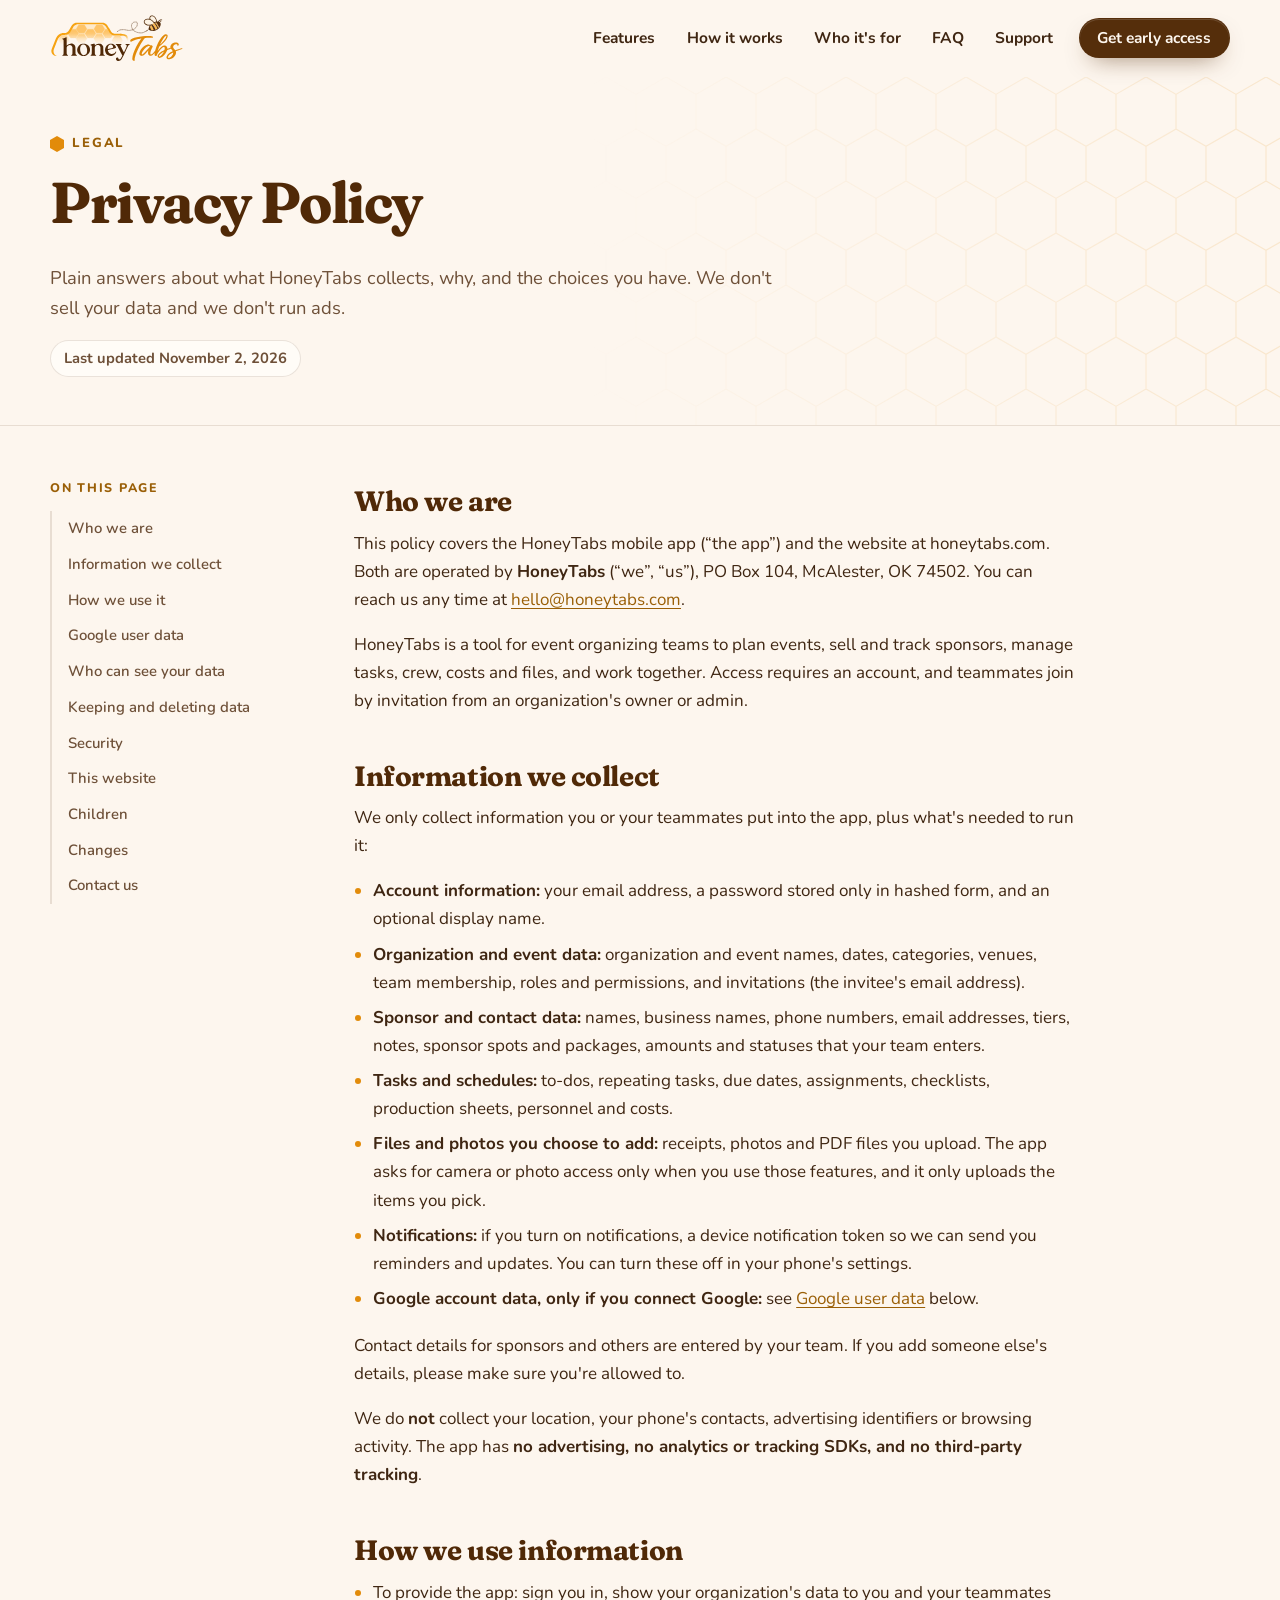
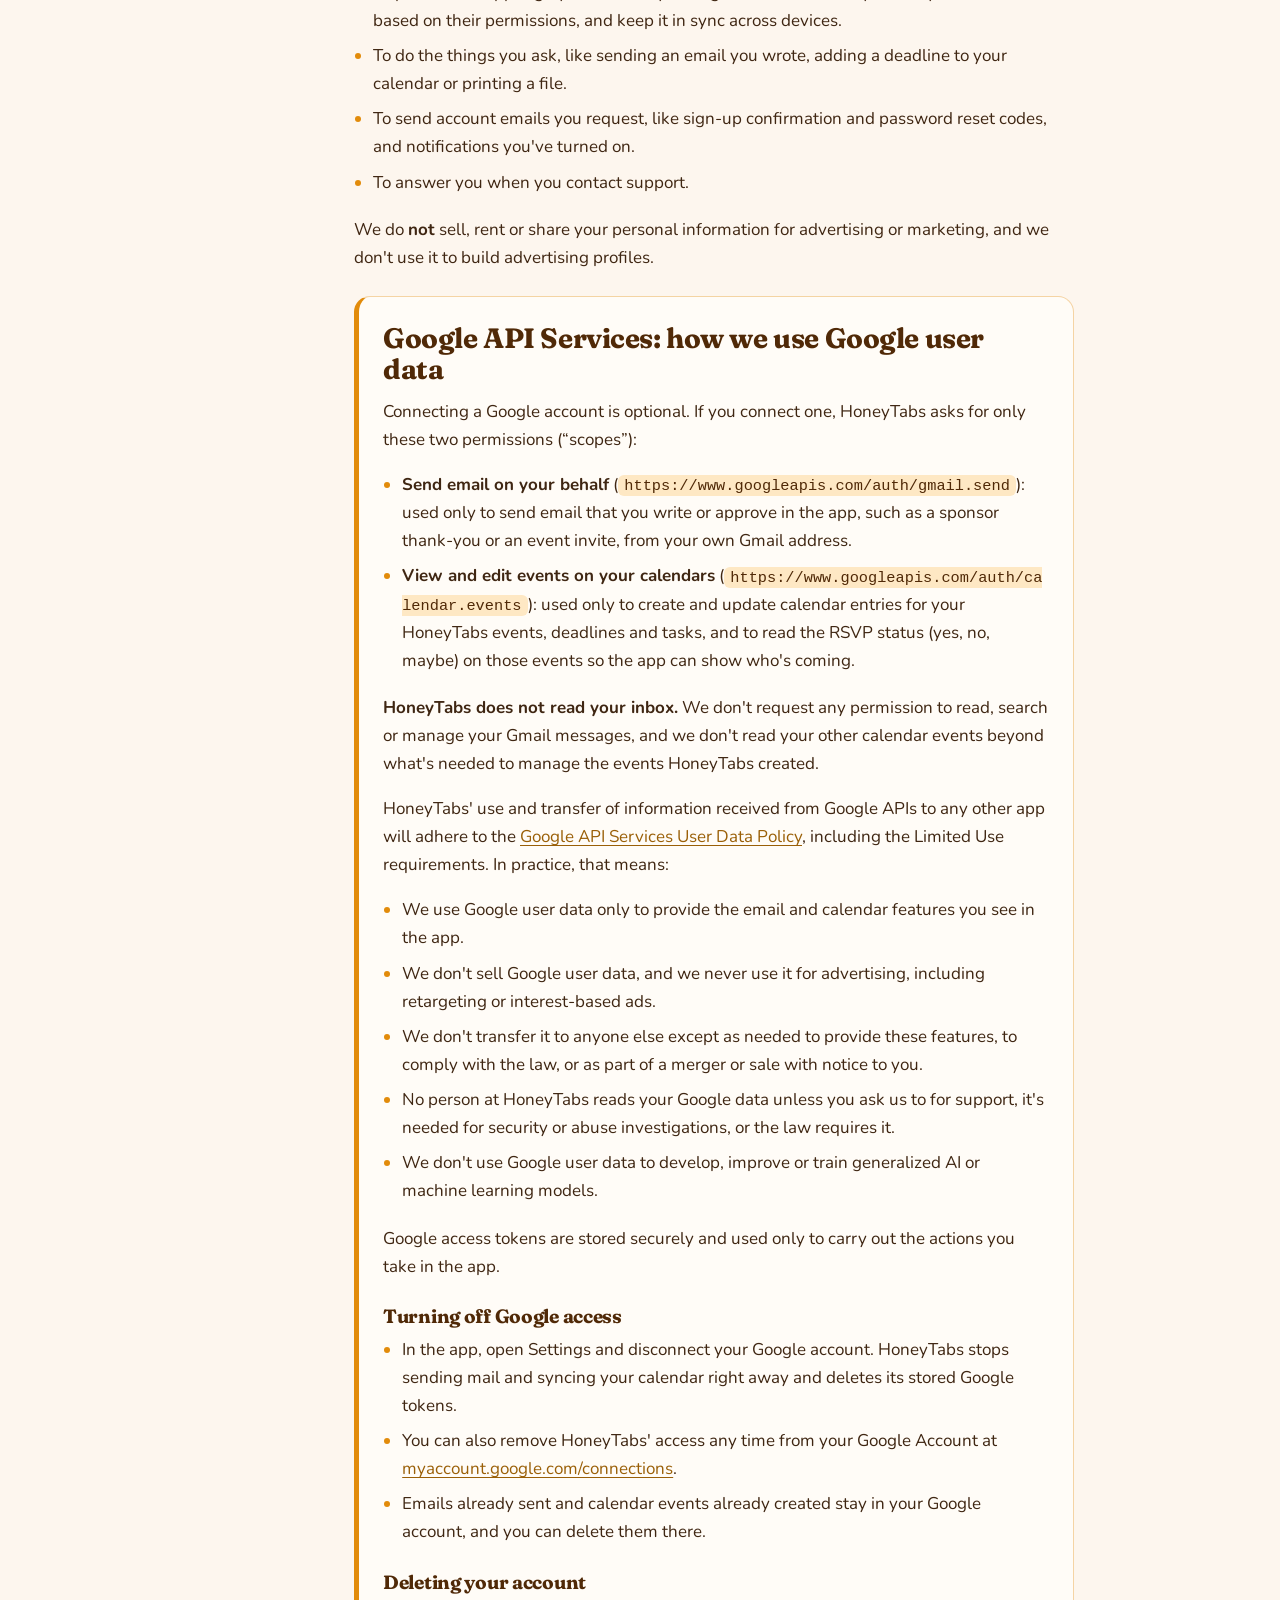
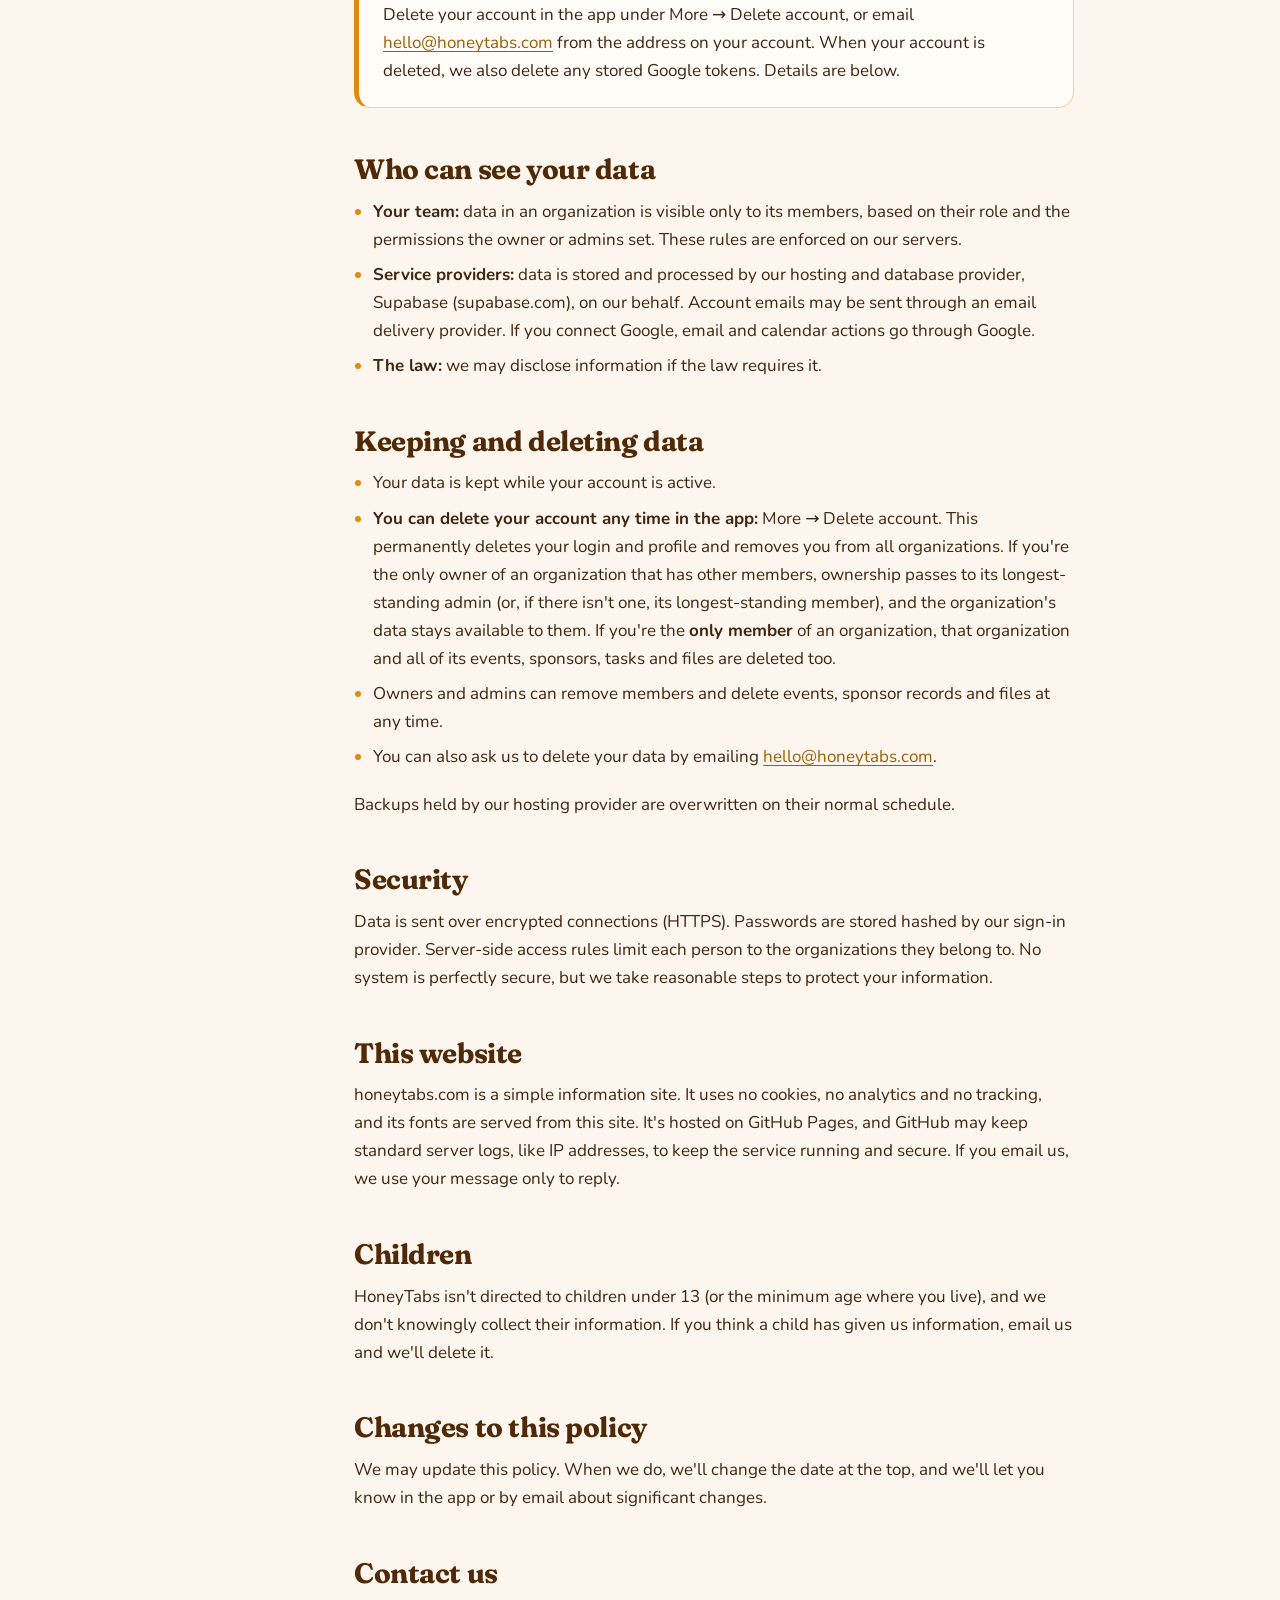
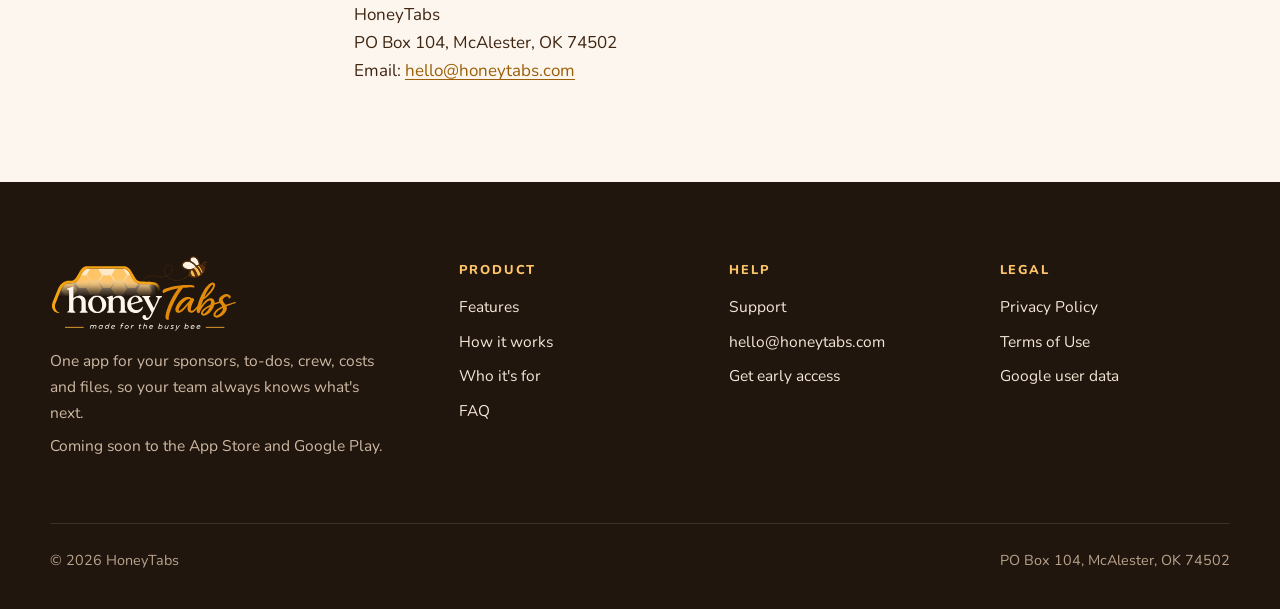
<file: privacy/index.html>
<!doctype html>
<html lang="en">
<head>
<meta charset="utf-8">
<meta name="viewport" content="width=device-width, initial-scale=1, viewport-fit=cover">
<title>Privacy Policy | HoneyTabs</title>
<meta name="description" content="How the HoneyTabs app and honeytabs.com collect, use and protect your information, including how we handle Google user data from Gmail and Google Calendar.">
<link rel="canonical" href="https://honeytabs.com/privacy/">
<meta name="theme-color" content="#E28B0A">
<meta name="color-scheme" content="light">
<meta name="robots" content="index,follow">
<meta property="og:type" content="website">
<meta property="og:site_name" content="HoneyTabs">
<meta property="og:title" content="HoneyTabs Privacy Policy">
<meta property="og:description" content="How the HoneyTabs app and honeytabs.com collect, use and protect your information, including how we handle Google user data from Gmail and Google Calendar.">
<meta property="og:url" content="https://honeytabs.com/privacy/">
<meta property="og:image" content="https://honeytabs.com/assets/img/og-image.png">
<meta property="og:image:width" content="1200">
<meta property="og:image:height" content="630">
<meta property="og:image:alt" content="HoneyTabs logo, made for the busy bee">
<meta name="twitter:card" content="summary_large_image">
<meta name="twitter:title" content="HoneyTabs Privacy Policy">
<meta name="twitter:description" content="How the HoneyTabs app and honeytabs.com collect, use and protect your information, including how we handle Google user data from Gmail and Google Calendar.">
<meta name="twitter:image" content="https://honeytabs.com/assets/img/og-image.png">
<link rel="icon" href="/favicon.ico" sizes="48x48">
<link rel="icon" href="/favicon.svg" type="image/svg+xml">
<link rel="icon" href="/favicon-32x32.png" type="image/png" sizes="32x32">
<link rel="icon" href="/favicon-16x16.png" type="image/png" sizes="16x16">
<link rel="apple-touch-icon" href="/apple-touch-icon-180.png" sizes="180x180">
<link rel="manifest" href="/site.webmanifest">
<link rel="preload" href="/assets/fonts/fraunces.woff2" as="font" type="font/woff2" crossorigin>
<link rel="preload" href="/assets/fonts/nunito.woff2" as="font" type="font/woff2" crossorigin>
<link rel="stylesheet" href="/assets/css/site.css?v=05e985d8">
<script>document.documentElement.classList.add('js')</script>
</head>
<body>
<a class="skip" href="#main">Skip to content</a>
<svg width="0" height="0" style="position:absolute" aria-hidden="true" focusable="false"><symbol id="i-arrow" viewBox="0 0 24 24"><path d="M5 12h14M13 6l6 6-6 6"/></symbol><symbol id="i-check" viewBox="0 0 24 24"><path d="M20 6 9 17l-5-5"/></symbol><symbol id="i-plus" viewBox="0 0 24 24"><path d="M12 5v14M5 12h14"/></symbol><symbol id="i-menu" viewBox="0 0 24 24"><path d="M4 7h16M4 12h16M4 17h16"/></symbol><symbol id="i-close" viewBox="0 0 24 24"><path d="M18 6 6 18M6 6l12 12"/></symbol><symbol id="i-calendar" viewBox="0 0 24 24"><rect x="3" y="4.5" width="18" height="17" rx="2.5"/><path d="M16 2.5v4M8 2.5v4M3 10h18"/></symbol><symbol id="i-calcheck" viewBox="0 0 24 24"><rect x="3" y="4.5" width="18" height="17" rx="2.5"/><path d="M16 2.5v4M8 2.5v4M3 10h18M9 15.5l2 2 4-4"/></symbol><symbol id="i-grid" viewBox="0 0 24 24"><rect x="3" y="3" width="7.5" height="7.5" rx="1.8"/><rect x="13.5" y="3" width="7.5" height="7.5" rx="1.8"/><rect x="3" y="13.5" width="7.5" height="7.5" rx="1.8"/><rect x="13.5" y="13.5" width="7.5" height="7.5" rx="1.8"/></symbol><symbol id="i-tag" viewBox="0 0 24 24"><path d="M12.6 2.6A2 2 0 0 0 11.2 2H4a2 2 0 0 0-2 2v7.2a2 2 0 0 0 .6 1.4l8.7 8.7a2.4 2.4 0 0 0 3.4 0l6.6-6.6a2.4 2.4 0 0 0 0-3.4Z"/><circle cx="7.5" cy="7.5" r="1.3"/></symbol><symbol id="i-lock" viewBox="0 0 24 24"><rect x="4" y="11" width="16" height="10.5" rx="2.2"/><path d="M8 11V7.5a4 4 0 0 1 8 0V11"/></symbol><symbol id="i-users" viewBox="0 0 24 24"><path d="M16 21v-1.5a4 4 0 0 0-4-4H6a4 4 0 0 0-4 4V21"/><circle cx="9" cy="7.5" r="3.8"/><path d="M22 21v-1.5a4 4 0 0 0-3-3.9M16 3.6a3.8 3.8 0 0 1 0 7.4"/></symbol><symbol id="i-star" viewBox="0 0 24 24"><path d="m12 2.8 2.9 5.8 6.4.9-4.6 4.5 1.1 6.4L12 17.4l-5.8 3 1.1-6.4-4.6-4.5 6.4-.9Z"/></symbol><symbol id="i-listcheck" viewBox="0 0 24 24"><path d="m3 17 2 2 4-4M3 7l2 2 4-4M13 6h8M13 12h8M13 18h8"/></symbol><symbol id="i-repeat" viewBox="0 0 24 24"><path d="m17 2 4 4-4 4"/><path d="M3 11v-1a4 4 0 0 1 4-4h14M7 22l-4-4 4-4"/><path d="M21 13v1a4 4 0 0 1-4 4H3"/></symbol><symbol id="i-coins" viewBox="0 0 24 24"><circle cx="9" cy="9" r="6.5"/><path d="M18.1 10.4A6.5 6.5 0 1 1 10.4 18.1M8 7h1.5v4"/></symbol><symbol id="i-clipboard" viewBox="0 0 24 24"><rect x="8" y="2" width="8" height="4" rx="1"/><path d="M16 4h2a2 2 0 0 1 2 2v14a2 2 0 0 1-2 2H6a2 2 0 0 1-2-2V6a2 2 0 0 1 2-2h2M8.5 11.5h7M8.5 15.5h7M8.5 19h4"/></symbol><symbol id="i-pin" viewBox="0 0 24 24"><path d="M20 10c0 6-8 12-8 12s-8-6-8-12a8 8 0 0 1 16 0Z"/><circle cx="12" cy="10" r="3"/></symbol><symbol id="i-receipt" viewBox="0 0 24 24"><path d="M5 2.5v19l2.3-1.4 2.3 1.4 2.4-1.4 2.4 1.4 2.3-1.4 2.3 1.4v-19l-2.3 1.4-2.3-1.4L12 3.9 9.6 2.5 7.3 3.9Z"/><path d="M9 8.5h6M9 12h6M9 15.5h3.5"/></symbol><symbol id="i-camera" viewBox="0 0 24 24"><path d="M14.5 4h-5L7 7H4a2 2 0 0 0-2 2v9a2 2 0 0 0 2 2h16a2 2 0 0 0 2-2V9a2 2 0 0 0-2-2h-3Z"/><circle cx="12" cy="13" r="3.5"/></symbol><symbol id="i-file" viewBox="0 0 24 24"><path d="M14.5 2H6a2 2 0 0 0-2 2v16a2 2 0 0 0 2 2h12a2 2 0 0 0 2-2V7.5Z"/><path d="M14 2v6h6M8.5 13.5h7M8.5 17h5"/></symbol><symbol id="i-printer" viewBox="0 0 24 24"><path d="M6 9V2.5h12V9M6 18H4a2 2 0 0 1-2-2v-5a2 2 0 0 1 2-2h16a2 2 0 0 1 2 2v5a2 2 0 0 1-2 2h-2"/><rect x="6" y="14" width="12" height="8" rx="1"/></symbol><symbol id="i-shield" viewBox="0 0 24 24"><path d="M12 22s8-3.6 8-10V5l-8-3-8 3v7c0 6.4 8 10 8 10Z"/><path d="m9 12 2 2 4-4"/></symbol><symbol id="i-palette" viewBox="0 0 24 24"><path d="M12 22a10 10 0 1 1 10-10c0 2.5-2 4-4.5 4H15a2 2 0 0 0-1.5 3.3A1.7 1.7 0 0 1 12 22Z"/><circle cx="7.5" cy="11" r="1.1"/><circle cx="10.5" cy="7" r="1.1"/><circle cx="15.5" cy="7.5" r="1.1"/></symbol><symbol id="i-mail" viewBox="0 0 24 24"><rect x="2" y="4" width="20" height="16" rx="2.5"/><path d="m22 7-10 6.5L2 7"/></symbol><symbol id="i-send" viewBox="0 0 24 24"><path d="M22 2 11 13M22 2l-7 20-4-9-9-4Z"/></symbol><symbol id="i-bell" viewBox="0 0 24 24"><path d="M6 8a6 6 0 0 1 12 0c0 7 3 9 3 9H3s3-2 3-9M10.3 21a1.9 1.9 0 0 0 3.4 0"/></symbol><symbol id="i-eyeoff" viewBox="0 0 24 24"><path d="M9.9 9.9a3 3 0 1 0 4.2 4.2M10.7 5.1A10.4 10.4 0 0 1 12 5c7 0 10 7 10 7a13 13 0 0 1-1.7 2.7M6.6 6.6A13.5 13.5 0 0 0 2 12s3 7 10 7a9.7 9.7 0 0 0 5.4-1.6M2 2l20 20"/></symbol><symbol id="i-badge" viewBox="0 0 24 24"><rect x="3" y="4" width="18" height="16" rx="2.5"/><circle cx="9" cy="10.5" r="2.2"/><path d="M5.8 16.5c.6-1.6 1.8-2.4 3.2-2.4s2.6.8 3.2 2.4M14.5 9.5h3.5M14.5 13.5h2.5"/></symbol><symbol id="i-tent" viewBox="0 0 24 24"><path d="M3.5 21 12 4l8.5 17M2 21h20M12 21v-6l-3.5 6M12 15l3.5 6"/><path d="M12 4V2"/></symbol><symbol id="i-heart" viewBox="0 0 24 24"><path d="M19 14c1.5-1.5 3-3.2 3-5.5A5.5 5.5 0 0 0 16.5 3c-1.8 0-3 .5-4.5 2-1.5-1.5-2.7-2-4.5-2A5.5 5.5 0 0 0 2 8.5c0 2.3 1.5 4 3 5.5l7 7Z"/></symbol><symbol id="i-mic" viewBox="0 0 24 24"><path d="M2.5 3h19M20.5 3v10.5a2 2 0 0 1-2 2h-13a2 2 0 0 1-2-2V3M9 15.5 6.5 21M15 15.5l2.5 5.5M8 11l3-3 2.5 2.5L17 7"/></symbol><symbol id="i-ferris" viewBox="0 0 24 24"><circle cx="12" cy="10" r="7"/><circle cx="12" cy="10" r="1.6"/><path d="M12 3v5.4M12 11.6V17M5 10h5.4M13.6 10H19M7 5l3.8 3.8M13.2 11.2 17 15M17 5l-3.8 3.8M10.8 11.2 7 15M8.5 22 12 17l3.5 5M6.5 22h11"/></symbol><symbol id="i-trophy" viewBox="0 0 24 24"><path d="M6 9H4.5a2.5 2.5 0 0 1 0-5H6M18 9h1.5a2.5 2.5 0 0 0 0-5H18M4 22h16M10 14.7V17c0 .6-.5 1-1 1.2C7.9 18.8 7 20.2 7 22M14 14.7V17c0 .6.5 1 1 1.2 1.1.6 2 2 2 3.8M18 2H6v7a6 6 0 0 0 12 0Z"/></symbol><symbol id="i-home" viewBox="0 0 24 24"><path d="M3 10.5 12 3l9 7.5V20a1.5 1.5 0 0 1-1.5 1.5H15v-6H9v6H4.5A1.5 1.5 0 0 1 3 20Z"/></symbol><symbol id="i-more" viewBox="0 0 24 24"><circle cx="5" cy="12" r="1.4"/><circle cx="12" cy="12" r="1.4"/><circle cx="19" cy="12" r="1.4"/></symbol><symbol id="i-useradd" viewBox="0 0 24 24"><path d="M15 21v-1.5a4 4 0 0 0-4-4H6a4 4 0 0 0-4 4V21"/><circle cx="8.5" cy="7.5" r="3.8"/><path d="M19 8v6M22 11h-6"/></symbol><symbol id="i-help" viewBox="0 0 24 24"><circle cx="12" cy="12" r="10"/><path d="M9.1 9a3 3 0 0 1 5.8 1c0 2-3 3-3 3M12 17h.01"/></symbol><symbol id="i-trash" viewBox="0 0 24 24"><path d="M3 6h18M8 6V4a2 2 0 0 1 2-2h4a2 2 0 0 1 2 2v2M19 6l-1 14a2 2 0 0 1-2 2H8a2 2 0 0 1-2-2L5 6M10 11v6M14 11v6"/></symbol><symbol id="i-gift" viewBox="0 0 24 24"><rect x="3" y="8" width="18" height="4" rx="1"/><path d="M12 8v13M19 12v7a2 2 0 0 1-2 2H7a2 2 0 0 1-2-2v-7M7.5 8a2.5 2.5 0 0 1 0-5C10 3 12 8 12 8s2-5 4.5-5a2.5 2.5 0 0 1 0 5"/></symbol><symbol id="i-phone" viewBox="0 0 24 24"><rect x="6" y="2" width="12" height="20" rx="2.5"/><path d="M11 18h2"/></symbol><symbol id="i-copy" viewBox="0 0 24 24"><rect x="9" y="9" width="12" height="12" rx="2"/><path d="M5 15H4a1 1 0 0 1-1-1V4a1 1 0 0 1 1-1h10a1 1 0 0 1 1 1v1"/></symbol><symbol id="i-unlink" viewBox="0 0 24 24"><path d="M9 17H7A5 5 0 0 1 7 7h2M15 7h2a5 5 0 0 1 4 8M8 12h3M2 2l20 20"/></symbol></svg>
<header class="site-header">
  <nav class="wrap nav" aria-label="Main">
    <a class="brand" href="/" aria-label="HoneyTabs home"><img src="/assets/img/logo-notag.svg" alt="HoneyTabs" width="1464" height="524"></a>
    <button class="nav-toggle" type="button" aria-expanded="false" aria-controls="nav-menu" aria-label="Open menu"><svg class="ico" aria-hidden="true"><use href="#i-menu"/></svg></button>
    <div class="nav-menu" id="nav-menu">
      <ul class="nav-links"><li><a href="/#features">Features</a></li><li><a href="/#how">How it works</a></li><li><a href="/#organizers">Who it's for</a></li><li><a href="/#faq">FAQ</a></li><li><a href="/support/">Support</a></li><li class="nav-cta"><a class="btn btn--sm" href="mailto:hello@honeytabs.com?subject=HoneyTabs%20early%20access">Get early access</a></li></ul>
    </div>
  </nav>
</header>
<main id="main">
<section class="page-hero">
  <div class="wrap">
    <span class="eyebrow">Legal</span>
    <h1>Privacy Policy</h1>
    <p>Plain answers about what HoneyTabs collects, why, and the choices you have. We don't sell your data and we don't run ads.</p>
    <span class="updated">Last updated November 2, 2026</span>
  </div>
</section>
<div class="wrap legal">
  <nav class="toc" aria-label="On this page">
    <h2>On this page</h2>
    <ol>
      <li><a href="#who">Who we are</a></li>
      <li><a href="#collect">Information we collect</a></li>
      <li><a href="#use">How we use it</a></li>
      <li><a href="#google">Google user data</a></li>
      <li><a href="#share">Who can see your data</a></li>
      <li><a href="#retention">Keeping and deleting data</a></li>
      <li><a href="#security">Security</a></li>
      <li><a href="#website">This website</a></li>
      <li><a href="#children">Children</a></li>
      <li><a href="#changes">Changes</a></li>
      <li><a href="#contact">Contact us</a></li>
    </ol>
  </nav>
  <article class="prose">
    <h2 id="who">Who we are</h2>
    <p>This policy covers the HoneyTabs mobile app (&ldquo;the app&rdquo;) and the website at honeytabs.com. Both are operated by <strong>HoneyTabs</strong> (&ldquo;we&rdquo;, &ldquo;us&rdquo;), PO Box 104, McAlester, OK 74502. You can reach us any time at <a href="mailto:hello@honeytabs.com">hello@honeytabs.com</a>.</p>
    <p>HoneyTabs is a tool for event organizing teams to plan events, sell and track sponsors, manage tasks, crew, costs and files, and work together. Access requires an account, and teammates join by invitation from an organization's owner or admin.</p>

    <h2 id="collect">Information we collect</h2>
    <p>We only collect information you or your teammates put into the app, plus what's needed to run it:</p>
    <ul>
      <li><strong>Account information:</strong> your email address, a password stored only in hashed form, and an optional display name.</li>
      <li><strong>Organization and event data:</strong> organization and event names, dates, categories, venues, team membership, roles and permissions, and invitations (the invitee's email address).</li>
      <li><strong>Sponsor and contact data:</strong> names, business names, phone numbers, email addresses, tiers, notes, sponsor spots and packages, amounts and statuses that your team enters.</li>
      <li><strong>Tasks and schedules:</strong> to-dos, repeating tasks, due dates, assignments, checklists, production sheets, personnel and costs.</li>
      <li><strong>Files and photos you choose to add:</strong> receipts, photos and PDF files you upload. The app asks for camera or photo access only when you use those features, and it only uploads the items you pick.</li>
      <li><strong>Notifications:</strong> if you turn on notifications, a device notification token so we can send you reminders and updates. You can turn these off in your phone's settings.</li>
      <li><strong>Google account data, only if you connect Google:</strong> see <a href="#google">Google user data</a> below.</li>
    </ul>
    <p>Contact details for sponsors and others are entered by your team. If you add someone else's details, please make sure you're allowed to.</p>
    <p>We do <strong>not</strong> collect your location, your phone's contacts, advertising identifiers or browsing activity. The app has <strong>no advertising, no analytics or tracking SDKs, and no third-party tracking</strong>.</p>

    <h2 id="use">How we use information</h2>
    <ul>
      <li>To provide the app: sign you in, show your organization's data to you and your teammates based on their permissions, and keep it in sync across devices.</li>
      <li>To do the things you ask, like sending an email you wrote, adding a deadline to your calendar or printing a file.</li>
      <li>To send account emails you request, like sign-up confirmation and password reset codes, and notifications you've turned on.</li>
      <li>To answer you when you contact support.</li>
    </ul>
    <p>We do <strong>not</strong> sell, rent or share your personal information for advertising or marketing, and we don't use it to build advertising profiles.</p>

    <section class="callout" id="google" aria-labelledby="google-h">
      <h2 id="google-h">Google API Services: how we use Google user data</h2>
      <p>Connecting a Google account is optional. If you connect one, HoneyTabs asks for only these two permissions (&ldquo;scopes&rdquo;):</p>
      <ul>
        <li><strong>Send email on your behalf</strong> (<code>https://www.googleapis.com/auth/gmail.send</code>): used only to send email that you write or approve in the app, such as a sponsor thank-you or an event invite, from your own Gmail address.</li>
        <li><strong>View and edit events on your calendars</strong> (<code>https://www.googleapis.com/auth/calendar.events</code>): used only to create and update calendar entries for your HoneyTabs events, deadlines and tasks, and to read the RSVP status (yes, no, maybe) on those events so the app can show who's coming.</li>
      </ul>
      <p><strong>HoneyTabs does not read your inbox.</strong> We don't request any permission to read, search or manage your Gmail messages, and we don't read your other calendar events beyond what's needed to manage the events HoneyTabs created.</p>
      <p>HoneyTabs' use and transfer of information received from Google APIs to any other app will adhere to the <a href="https://developers.google.com/terms/api-services-user-data-policy" rel="noopener">Google API Services User Data Policy</a>, including the Limited Use requirements. In practice, that means:</p>
      <ul>
        <li>We use Google user data only to provide the email and calendar features you see in the app.</li>
        <li>We don't sell Google user data, and we never use it for advertising, including retargeting or interest-based ads.</li>
        <li>We don't transfer it to anyone else except as needed to provide these features, to comply with the law, or as part of a merger or sale with notice to you.</li>
        <li>No person at HoneyTabs reads your Google data unless you ask us to for support, it's needed for security or abuse investigations, or the law requires it.</li>
        <li>We don't use Google user data to develop, improve or train generalized AI or machine learning models.</li>
      </ul>
      <p>Google access tokens are stored securely and used only to carry out the actions you take in the app.</p>
      <h3>Turning off Google access</h3>
      <ul>
        <li>In the app, open Settings and disconnect your Google account. HoneyTabs stops sending mail and syncing your calendar right away and deletes its stored Google tokens.</li>
        <li>You can also remove HoneyTabs' access any time from your Google Account at <a href="https://myaccount.google.com/connections" rel="noopener">myaccount.google.com/connections</a>.</li>
        <li>Emails already sent and calendar events already created stay in your Google account, and you can delete them there.</li>
      </ul>
      <h3>Deleting your account</h3>
      <p>Delete your account in the app under More &rarr; Delete account, or email <a href="mailto:hello@honeytabs.com?subject=Delete%20my%20HoneyTabs%20account">hello@honeytabs.com</a> from the address on your account. When your account is deleted, we also delete any stored Google tokens. Details are below.</p>
    </section>

    <h2 id="share">Who can see your data</h2>
    <ul>
      <li><strong>Your team:</strong> data in an organization is visible only to its members, based on their role and the permissions the owner or admins set. These rules are enforced on our servers.</li>
      <li><strong>Service providers:</strong> data is stored and processed by our hosting and database provider, Supabase (supabase.com), on our behalf. Account emails may be sent through an email delivery provider. If you connect Google, email and calendar actions go through Google.</li>
      <li><strong>The law:</strong> we may disclose information if the law requires it.</li>
    </ul>

    <h2 id="retention">Keeping and deleting data</h2>
    <ul>
      <li>Your data is kept while your account is active.</li>
      <li><strong>You can delete your account any time in the app:</strong> More &rarr; Delete account. This permanently deletes your login and profile and removes you from all organizations. If you're the only owner of an organization that has other members, ownership passes to its longest-standing admin (or, if there isn't one, its longest-standing member), and the organization's data stays available to them. If you're the <strong>only member</strong> of an organization, that organization and all of its events, sponsors, tasks and files are deleted too.</li>
      <li>Owners and admins can remove members and delete events, sponsor records and files at any time.</li>
      <li>You can also ask us to delete your data by emailing <a href="mailto:hello@honeytabs.com">hello@honeytabs.com</a>.</li>
    </ul>
    <p>Backups held by our hosting provider are overwritten on their normal schedule.</p>

    <h2 id="security">Security</h2>
    <p>Data is sent over encrypted connections (HTTPS). Passwords are stored hashed by our sign-in provider. Server-side access rules limit each person to the organizations they belong to. No system is perfectly secure, but we take reasonable steps to protect your information.</p>

    <h2 id="website">This website</h2>
    <p>honeytabs.com is a simple information site. It uses no cookies, no analytics and no tracking, and its fonts are served from this site. It's hosted on GitHub Pages, and GitHub may keep standard server logs, like IP addresses, to keep the service running and secure. If you email us, we use your message only to reply.</p>

    <h2 id="children">Children</h2>
    <p>HoneyTabs isn't directed to children under 13 (or the minimum age where you live), and we don't knowingly collect their information. If you think a child has given us information, email us and we'll delete it.</p>

    <h2 id="changes">Changes to this policy</h2>
    <p>We may update this policy. When we do, we'll change the date at the top, and we'll let you know in the app or by email about significant changes.</p>

    <h2 id="contact">Contact us</h2>
    <p>HoneyTabs<br>PO Box 104, McAlester, OK 74502<br>Email: <a href="mailto:hello@honeytabs.com">hello@honeytabs.com</a></p>
  </article>
</div>
</main>
<footer class="site-footer">
  <div class="wrap">
    <div class="foot-grid">
      <div class="foot-brand">
        <img src="/assets/img/logo-dark.svg" alt="HoneyTabs, made for the busy bee" width="1464" height="606" loading="lazy">
        <p>One app for your sponsors, to-dos, crew, costs and files, so your team always knows what's next.</p>
        <p>Coming soon to the App Store and Google Play.</p>
      </div>
      <div><h2>Product</h2><ul><li><a href="/#features">Features</a></li><li><a href="/#how">How it works</a></li><li><a href="/#organizers">Who it's for</a></li><li><a href="/#faq">FAQ</a></li></ul></div>
      <div><h2>Help</h2><ul><li><a href="/support/">Support</a></li><li><a href="mailto:hello@honeytabs.com">hello@honeytabs.com</a></li><li><a href="mailto:hello@honeytabs.com?subject=HoneyTabs%20early%20access">Get early access</a></li></ul></div>
      <div><h2>Legal</h2><ul><li><a href="/privacy/">Privacy Policy</a></li><li><a href="/terms/">Terms of Use</a></li><li><a href="/privacy/#google">Google user data</a></li></ul></div>
    </div>
    <div class="foot-base">
      <span>&copy; 2026 HoneyTabs</span>
      <address>PO Box 104, McAlester, OK 74502</address>
    </div>
  </div>
</footer>
<script src="/assets/js/site.js?v=05e985d8" defer></script>
</body>
</html>
</file>
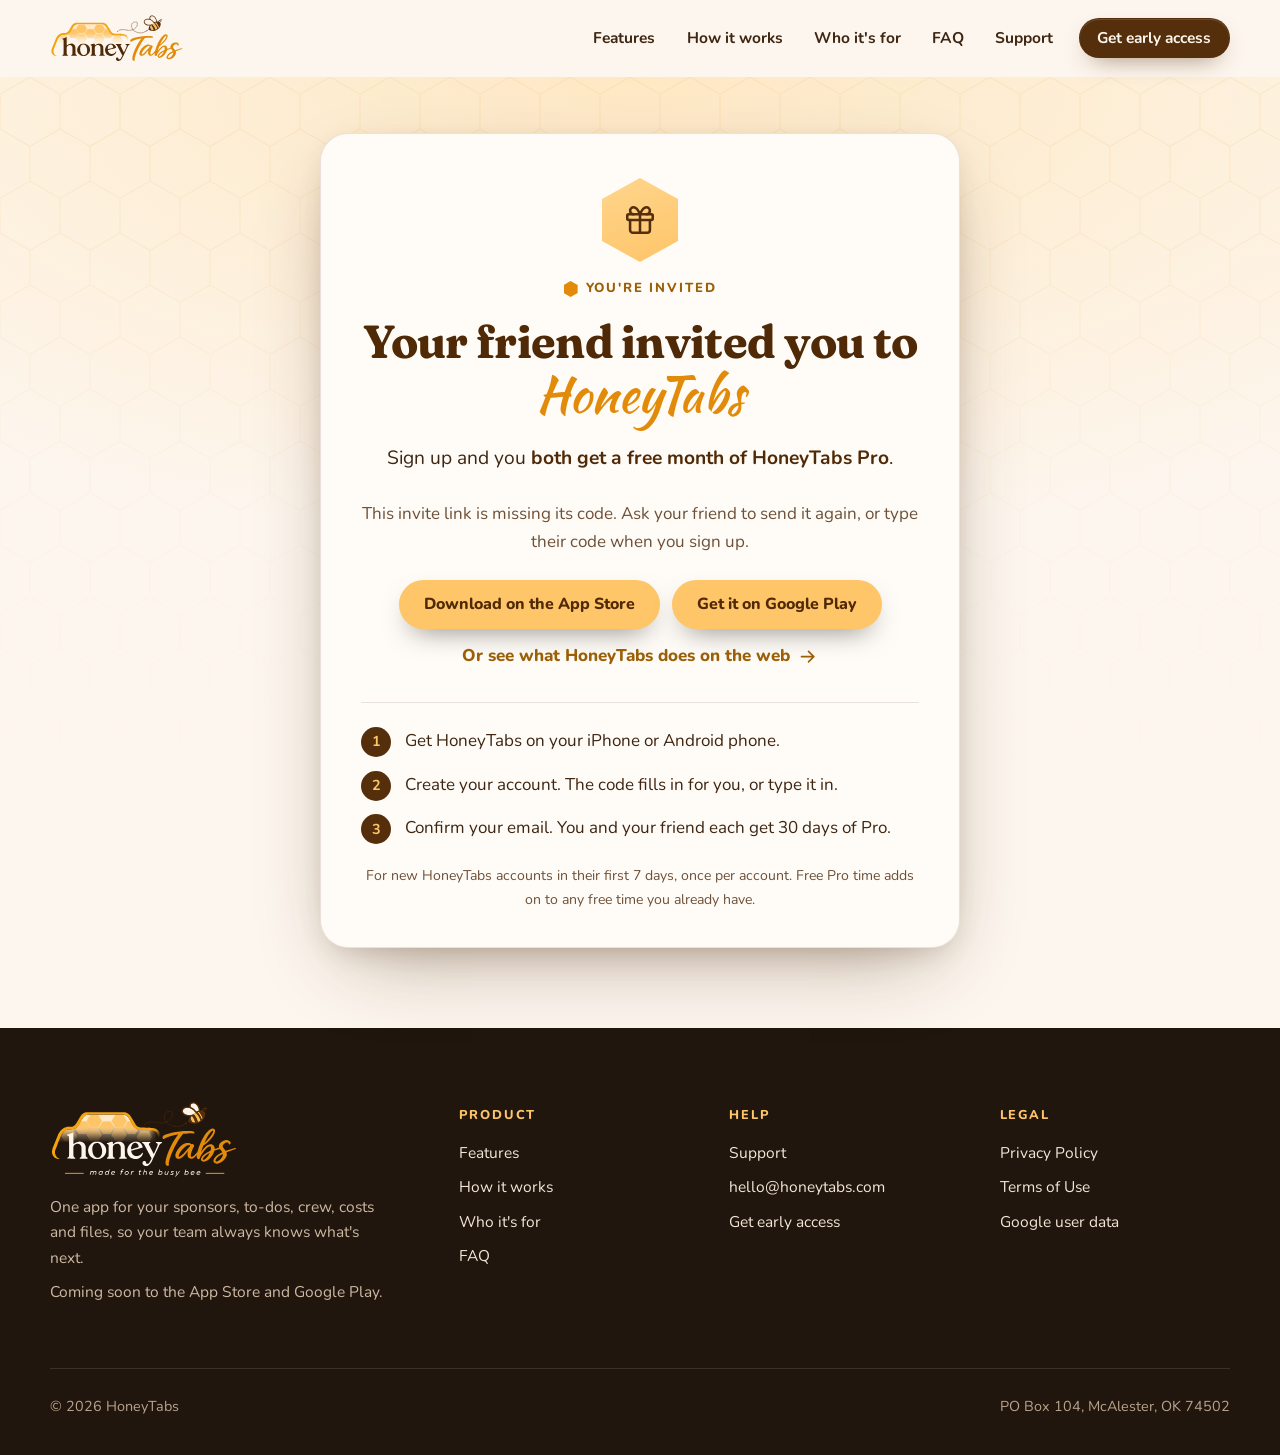
<file: r/index.html>
<!doctype html>
<html lang="en">
<head>
<meta charset="utf-8">
<meta name="viewport" content="width=device-width, initial-scale=1, viewport-fit=cover">
<title>You're invited to HoneyTabs</title>
<meta name="description" content="Sign up for HoneyTabs with your friend's code and you both get a free month of HoneyTabs Pro.">
<link rel="canonical" href="https://honeytabs.com/r/">
<meta name="theme-color" content="#E28B0A">
<meta name="color-scheme" content="light">
<meta name="robots" content="noindex">
<meta property="og:type" content="website">
<meta property="og:site_name" content="HoneyTabs">
<meta property="og:title" content="Your friend invited you to HoneyTabs">
<meta property="og:description" content="Sign up for HoneyTabs with your friend's code and you both get a free month of HoneyTabs Pro.">
<meta property="og:url" content="https://honeytabs.com/r/">
<meta property="og:image" content="https://honeytabs.com/assets/img/og-image.png">
<meta property="og:image:width" content="1200">
<meta property="og:image:height" content="630">
<meta property="og:image:alt" content="HoneyTabs logo, made for the busy bee">
<meta name="twitter:card" content="summary_large_image">
<meta name="twitter:title" content="Your friend invited you to HoneyTabs">
<meta name="twitter:description" content="Sign up for HoneyTabs with your friend's code and you both get a free month of HoneyTabs Pro.">
<meta name="twitter:image" content="https://honeytabs.com/assets/img/og-image.png">
<link rel="icon" href="/favicon.ico" sizes="48x48">
<link rel="icon" href="/favicon.svg" type="image/svg+xml">
<link rel="icon" href="/favicon-32x32.png" type="image/png" sizes="32x32">
<link rel="icon" href="/favicon-16x16.png" type="image/png" sizes="16x16">
<link rel="apple-touch-icon" href="/apple-touch-icon-180.png" sizes="180x180">
<link rel="manifest" href="/site.webmanifest">
<link rel="preload" href="/assets/fonts/fraunces.woff2" as="font" type="font/woff2" crossorigin>
<link rel="preload" href="/assets/fonts/nunito.woff2" as="font" type="font/woff2" crossorigin>
<link rel="stylesheet" href="/assets/css/site.css?v=05e985d8">
<script>document.documentElement.classList.add('js')</script>
</head>
<body>
<a class="skip" href="#main">Skip to content</a>
<svg width="0" height="0" style="position:absolute" aria-hidden="true" focusable="false"><symbol id="i-arrow" viewBox="0 0 24 24"><path d="M5 12h14M13 6l6 6-6 6"/></symbol><symbol id="i-check" viewBox="0 0 24 24"><path d="M20 6 9 17l-5-5"/></symbol><symbol id="i-plus" viewBox="0 0 24 24"><path d="M12 5v14M5 12h14"/></symbol><symbol id="i-menu" viewBox="0 0 24 24"><path d="M4 7h16M4 12h16M4 17h16"/></symbol><symbol id="i-close" viewBox="0 0 24 24"><path d="M18 6 6 18M6 6l12 12"/></symbol><symbol id="i-calendar" viewBox="0 0 24 24"><rect x="3" y="4.5" width="18" height="17" rx="2.5"/><path d="M16 2.5v4M8 2.5v4M3 10h18"/></symbol><symbol id="i-calcheck" viewBox="0 0 24 24"><rect x="3" y="4.5" width="18" height="17" rx="2.5"/><path d="M16 2.5v4M8 2.5v4M3 10h18M9 15.5l2 2 4-4"/></symbol><symbol id="i-grid" viewBox="0 0 24 24"><rect x="3" y="3" width="7.5" height="7.5" rx="1.8"/><rect x="13.5" y="3" width="7.5" height="7.5" rx="1.8"/><rect x="3" y="13.5" width="7.5" height="7.5" rx="1.8"/><rect x="13.5" y="13.5" width="7.5" height="7.5" rx="1.8"/></symbol><symbol id="i-tag" viewBox="0 0 24 24"><path d="M12.6 2.6A2 2 0 0 0 11.2 2H4a2 2 0 0 0-2 2v7.2a2 2 0 0 0 .6 1.4l8.7 8.7a2.4 2.4 0 0 0 3.4 0l6.6-6.6a2.4 2.4 0 0 0 0-3.4Z"/><circle cx="7.5" cy="7.5" r="1.3"/></symbol><symbol id="i-lock" viewBox="0 0 24 24"><rect x="4" y="11" width="16" height="10.5" rx="2.2"/><path d="M8 11V7.5a4 4 0 0 1 8 0V11"/></symbol><symbol id="i-users" viewBox="0 0 24 24"><path d="M16 21v-1.5a4 4 0 0 0-4-4H6a4 4 0 0 0-4 4V21"/><circle cx="9" cy="7.5" r="3.8"/><path d="M22 21v-1.5a4 4 0 0 0-3-3.9M16 3.6a3.8 3.8 0 0 1 0 7.4"/></symbol><symbol id="i-star" viewBox="0 0 24 24"><path d="m12 2.8 2.9 5.8 6.4.9-4.6 4.5 1.1 6.4L12 17.4l-5.8 3 1.1-6.4-4.6-4.5 6.4-.9Z"/></symbol><symbol id="i-listcheck" viewBox="0 0 24 24"><path d="m3 17 2 2 4-4M3 7l2 2 4-4M13 6h8M13 12h8M13 18h8"/></symbol><symbol id="i-repeat" viewBox="0 0 24 24"><path d="m17 2 4 4-4 4"/><path d="M3 11v-1a4 4 0 0 1 4-4h14M7 22l-4-4 4-4"/><path d="M21 13v1a4 4 0 0 1-4 4H3"/></symbol><symbol id="i-coins" viewBox="0 0 24 24"><circle cx="9" cy="9" r="6.5"/><path d="M18.1 10.4A6.5 6.5 0 1 1 10.4 18.1M8 7h1.5v4"/></symbol><symbol id="i-clipboard" viewBox="0 0 24 24"><rect x="8" y="2" width="8" height="4" rx="1"/><path d="M16 4h2a2 2 0 0 1 2 2v14a2 2 0 0 1-2 2H6a2 2 0 0 1-2-2V6a2 2 0 0 1 2-2h2M8.5 11.5h7M8.5 15.5h7M8.5 19h4"/></symbol><symbol id="i-pin" viewBox="0 0 24 24"><path d="M20 10c0 6-8 12-8 12s-8-6-8-12a8 8 0 0 1 16 0Z"/><circle cx="12" cy="10" r="3"/></symbol><symbol id="i-receipt" viewBox="0 0 24 24"><path d="M5 2.5v19l2.3-1.4 2.3 1.4 2.4-1.4 2.4 1.4 2.3-1.4 2.3 1.4v-19l-2.3 1.4-2.3-1.4L12 3.9 9.6 2.5 7.3 3.9Z"/><path d="M9 8.5h6M9 12h6M9 15.5h3.5"/></symbol><symbol id="i-camera" viewBox="0 0 24 24"><path d="M14.5 4h-5L7 7H4a2 2 0 0 0-2 2v9a2 2 0 0 0 2 2h16a2 2 0 0 0 2-2V9a2 2 0 0 0-2-2h-3Z"/><circle cx="12" cy="13" r="3.5"/></symbol><symbol id="i-file" viewBox="0 0 24 24"><path d="M14.5 2H6a2 2 0 0 0-2 2v16a2 2 0 0 0 2 2h12a2 2 0 0 0 2-2V7.5Z"/><path d="M14 2v6h6M8.5 13.5h7M8.5 17h5"/></symbol><symbol id="i-printer" viewBox="0 0 24 24"><path d="M6 9V2.5h12V9M6 18H4a2 2 0 0 1-2-2v-5a2 2 0 0 1 2-2h16a2 2 0 0 1 2 2v5a2 2 0 0 1-2 2h-2"/><rect x="6" y="14" width="12" height="8" rx="1"/></symbol><symbol id="i-shield" viewBox="0 0 24 24"><path d="M12 22s8-3.6 8-10V5l-8-3-8 3v7c0 6.4 8 10 8 10Z"/><path d="m9 12 2 2 4-4"/></symbol><symbol id="i-palette" viewBox="0 0 24 24"><path d="M12 22a10 10 0 1 1 10-10c0 2.5-2 4-4.5 4H15a2 2 0 0 0-1.5 3.3A1.7 1.7 0 0 1 12 22Z"/><circle cx="7.5" cy="11" r="1.1"/><circle cx="10.5" cy="7" r="1.1"/><circle cx="15.5" cy="7.5" r="1.1"/></symbol><symbol id="i-mail" viewBox="0 0 24 24"><rect x="2" y="4" width="20" height="16" rx="2.5"/><path d="m22 7-10 6.5L2 7"/></symbol><symbol id="i-send" viewBox="0 0 24 24"><path d="M22 2 11 13M22 2l-7 20-4-9-9-4Z"/></symbol><symbol id="i-bell" viewBox="0 0 24 24"><path d="M6 8a6 6 0 0 1 12 0c0 7 3 9 3 9H3s3-2 3-9M10.3 21a1.9 1.9 0 0 0 3.4 0"/></symbol><symbol id="i-eyeoff" viewBox="0 0 24 24"><path d="M9.9 9.9a3 3 0 1 0 4.2 4.2M10.7 5.1A10.4 10.4 0 0 1 12 5c7 0 10 7 10 7a13 13 0 0 1-1.7 2.7M6.6 6.6A13.5 13.5 0 0 0 2 12s3 7 10 7a9.7 9.7 0 0 0 5.4-1.6M2 2l20 20"/></symbol><symbol id="i-badge" viewBox="0 0 24 24"><rect x="3" y="4" width="18" height="16" rx="2.5"/><circle cx="9" cy="10.5" r="2.2"/><path d="M5.8 16.5c.6-1.6 1.8-2.4 3.2-2.4s2.6.8 3.2 2.4M14.5 9.5h3.5M14.5 13.5h2.5"/></symbol><symbol id="i-tent" viewBox="0 0 24 24"><path d="M3.5 21 12 4l8.5 17M2 21h20M12 21v-6l-3.5 6M12 15l3.5 6"/><path d="M12 4V2"/></symbol><symbol id="i-heart" viewBox="0 0 24 24"><path d="M19 14c1.5-1.5 3-3.2 3-5.5A5.5 5.5 0 0 0 16.5 3c-1.8 0-3 .5-4.5 2-1.5-1.5-2.7-2-4.5-2A5.5 5.5 0 0 0 2 8.5c0 2.3 1.5 4 3 5.5l7 7Z"/></symbol><symbol id="i-mic" viewBox="0 0 24 24"><path d="M2.5 3h19M20.5 3v10.5a2 2 0 0 1-2 2h-13a2 2 0 0 1-2-2V3M9 15.5 6.5 21M15 15.5l2.5 5.5M8 11l3-3 2.5 2.5L17 7"/></symbol><symbol id="i-ferris" viewBox="0 0 24 24"><circle cx="12" cy="10" r="7"/><circle cx="12" cy="10" r="1.6"/><path d="M12 3v5.4M12 11.6V17M5 10h5.4M13.6 10H19M7 5l3.8 3.8M13.2 11.2 17 15M17 5l-3.8 3.8M10.8 11.2 7 15M8.5 22 12 17l3.5 5M6.5 22h11"/></symbol><symbol id="i-trophy" viewBox="0 0 24 24"><path d="M6 9H4.5a2.5 2.5 0 0 1 0-5H6M18 9h1.5a2.5 2.5 0 0 0 0-5H18M4 22h16M10 14.7V17c0 .6-.5 1-1 1.2C7.9 18.8 7 20.2 7 22M14 14.7V17c0 .6.5 1 1 1.2 1.1.6 2 2 2 3.8M18 2H6v7a6 6 0 0 0 12 0Z"/></symbol><symbol id="i-home" viewBox="0 0 24 24"><path d="M3 10.5 12 3l9 7.5V20a1.5 1.5 0 0 1-1.5 1.5H15v-6H9v6H4.5A1.5 1.5 0 0 1 3 20Z"/></symbol><symbol id="i-more" viewBox="0 0 24 24"><circle cx="5" cy="12" r="1.4"/><circle cx="12" cy="12" r="1.4"/><circle cx="19" cy="12" r="1.4"/></symbol><symbol id="i-useradd" viewBox="0 0 24 24"><path d="M15 21v-1.5a4 4 0 0 0-4-4H6a4 4 0 0 0-4 4V21"/><circle cx="8.5" cy="7.5" r="3.8"/><path d="M19 8v6M22 11h-6"/></symbol><symbol id="i-help" viewBox="0 0 24 24"><circle cx="12" cy="12" r="10"/><path d="M9.1 9a3 3 0 0 1 5.8 1c0 2-3 3-3 3M12 17h.01"/></symbol><symbol id="i-trash" viewBox="0 0 24 24"><path d="M3 6h18M8 6V4a2 2 0 0 1 2-2h4a2 2 0 0 1 2 2v2M19 6l-1 14a2 2 0 0 1-2 2H8a2 2 0 0 1-2-2L5 6M10 11v6M14 11v6"/></symbol><symbol id="i-gift" viewBox="0 0 24 24"><rect x="3" y="8" width="18" height="4" rx="1"/><path d="M12 8v13M19 12v7a2 2 0 0 1-2 2H7a2 2 0 0 1-2-2v-7M7.5 8a2.5 2.5 0 0 1 0-5C10 3 12 8 12 8s2-5 4.5-5a2.5 2.5 0 0 1 0 5"/></symbol><symbol id="i-phone" viewBox="0 0 24 24"><rect x="6" y="2" width="12" height="20" rx="2.5"/><path d="M11 18h2"/></symbol><symbol id="i-copy" viewBox="0 0 24 24"><rect x="9" y="9" width="12" height="12" rx="2"/><path d="M5 15H4a1 1 0 0 1-1-1V4a1 1 0 0 1 1-1h10a1 1 0 0 1 1 1v1"/></symbol><symbol id="i-unlink" viewBox="0 0 24 24"><path d="M9 17H7A5 5 0 0 1 7 7h2M15 7h2a5 5 0 0 1 4 8M8 12h3M2 2l20 20"/></symbol></svg>
<header class="site-header">
  <nav class="wrap nav" aria-label="Main">
    <a class="brand" href="/" aria-label="HoneyTabs home"><img src="/assets/img/logo-notag.svg" alt="HoneyTabs" width="1464" height="524"></a>
    <button class="nav-toggle" type="button" aria-expanded="false" aria-controls="nav-menu" aria-label="Open menu"><svg class="ico" aria-hidden="true"><use href="#i-menu"/></svg></button>
    <div class="nav-menu" id="nav-menu">
      <ul class="nav-links"><li><a href="/#features">Features</a></li><li><a href="/#how">How it works</a></li><li><a href="/#organizers">Who it's for</a></li><li><a href="/#faq">FAQ</a></li><li><a href="/support/">Support</a></li><li class="nav-cta"><a class="btn btn--sm" href="mailto:hello@honeytabs.com?subject=HoneyTabs%20early%20access">Get early access</a></li></ul>
    </div>
  </nav>
</header>
<main id="main">
<section class="ref-hero">
  <div class="wrap ref-wrap">
    <div class="ref-card reveal">
      <div class="ref-gift" aria-hidden="true"><svg class="ico" aria-hidden="true" focusable="false"><use href="#i-gift"/></svg></div>
      <p class="eyebrow">You're invited</p>
      <h1>Your friend invited you to <span class="script">HoneyTabs</span></h1>
      <p class="ref-lead">Sign up and you <strong>both get a free month of HoneyTabs Pro</strong>.</p>

      <div class="ref-code" data-ref-box hidden>
        <span class="ref-code-label">Your friend's code</span>
        <strong class="ref-code-value" data-ref-code>······</strong>
        <button class="btn btn--ghost btn--sm ref-copy" type="button" data-ref-copy><svg class="ico" aria-hidden="true" focusable="false"><use href="#i-copy"/></svg> <span>Copy code</span></button>
      </div>
      <p class="ref-missing" data-ref-missing hidden>This invite link is missing its code. Ask your friend to send it again, or type their code when you sign up.</p>

      <div class="ref-actions">
        <a class="btn" href="eventdesk://" data-ref-open><svg class="ico" aria-hidden="true" focusable="false"><use href="#i-phone"/></svg> Open in the HoneyTabs app</a>
        <div class="ref-stores">
          <a class="btn btn--honey" href="https://apps.apple.com/app/id6829910885" data-ref-store="ios">Download on the App Store</a>
          <a class="btn btn--honey" href="https://play.google.com/store/apps/details?id=com.kinexentry.eventdesk" data-ref-store="android">Get it on Google Play</a>
        </div>
        <a class="ref-web" href="/#features" data-ref-web>Or see what HoneyTabs does on the web <svg class="ico" aria-hidden="true" focusable="false"><use href="#i-arrow"/></svg></a>
      </div>

      <ol class="ref-steps">
        <li><b>1</b><span>Get HoneyTabs on your iPhone or Android phone.</span></li>
        <li><b>2</b><span>Create your account. The code fills in for you, or type it in.</span></li>
        <li><b>3</b><span>Confirm your email. You and your friend each get 30 days of Pro.</span></li>
      </ol>
      <p class="ref-fine">For new HoneyTabs accounts in their first 7 days, once per account. Free Pro time adds on to any free time you already have.</p>
    </div>
  </div>
</section>
</main>
<footer class="site-footer">
  <div class="wrap">
    <div class="foot-grid">
      <div class="foot-brand">
        <img src="/assets/img/logo-dark.svg" alt="HoneyTabs, made for the busy bee" width="1464" height="606" loading="lazy">
        <p>One app for your sponsors, to-dos, crew, costs and files, so your team always knows what's next.</p>
        <p>Coming soon to the App Store and Google Play.</p>
      </div>
      <div><h2>Product</h2><ul><li><a href="/#features">Features</a></li><li><a href="/#how">How it works</a></li><li><a href="/#organizers">Who it's for</a></li><li><a href="/#faq">FAQ</a></li></ul></div>
      <div><h2>Help</h2><ul><li><a href="/support/">Support</a></li><li><a href="mailto:hello@honeytabs.com">hello@honeytabs.com</a></li><li><a href="mailto:hello@honeytabs.com?subject=HoneyTabs%20early%20access">Get early access</a></li></ul></div>
      <div><h2>Legal</h2><ul><li><a href="/privacy/">Privacy Policy</a></li><li><a href="/terms/">Terms of Use</a></li><li><a href="/privacy/#google">Google user data</a></li></ul></div>
    </div>
    <div class="foot-base">
      <span>&copy; 2026 HoneyTabs</span>
      <address>PO Box 104, McAlester, OK 74502</address>
    </div>
  </div>
</footer>
<script src="/assets/js/site.js?v=05e985d8" defer></script>
<script src="/assets/js/referral.js?v=05e985d8" defer></script>
</body>
</html>
</file>
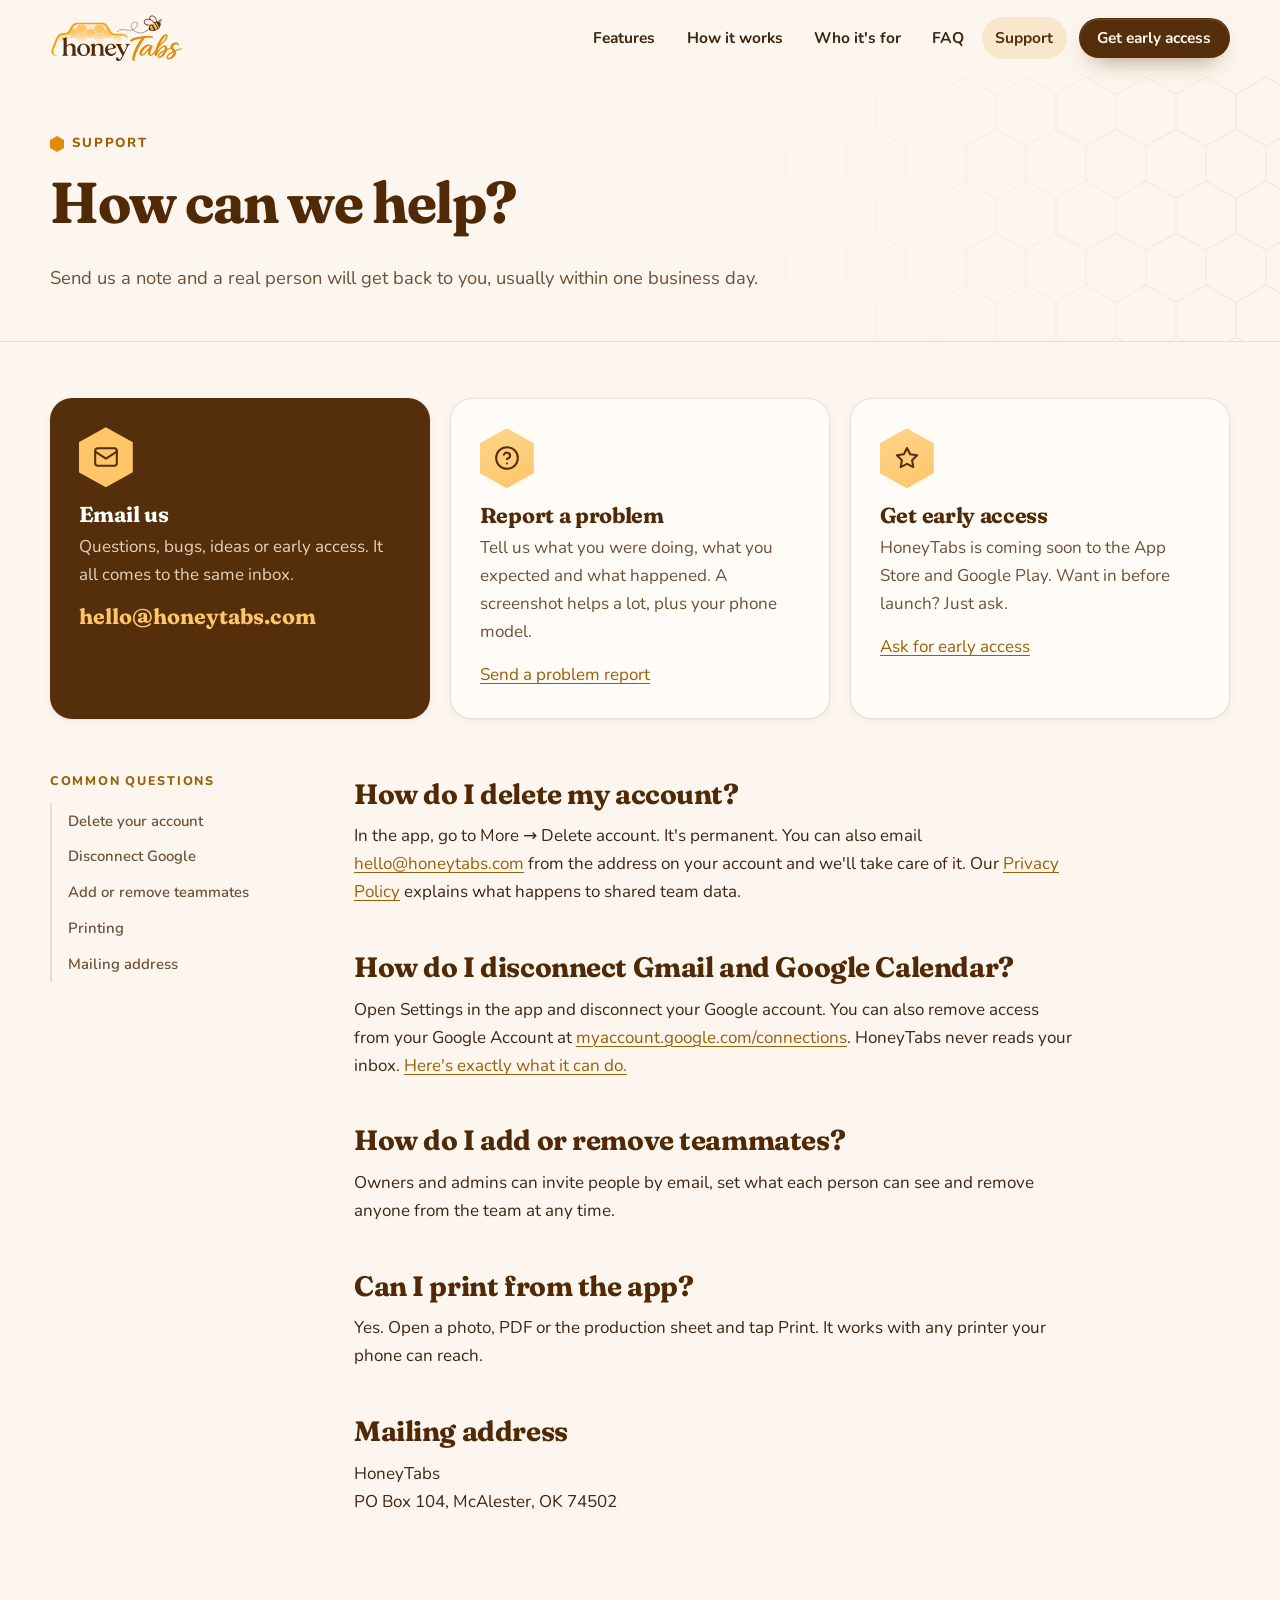
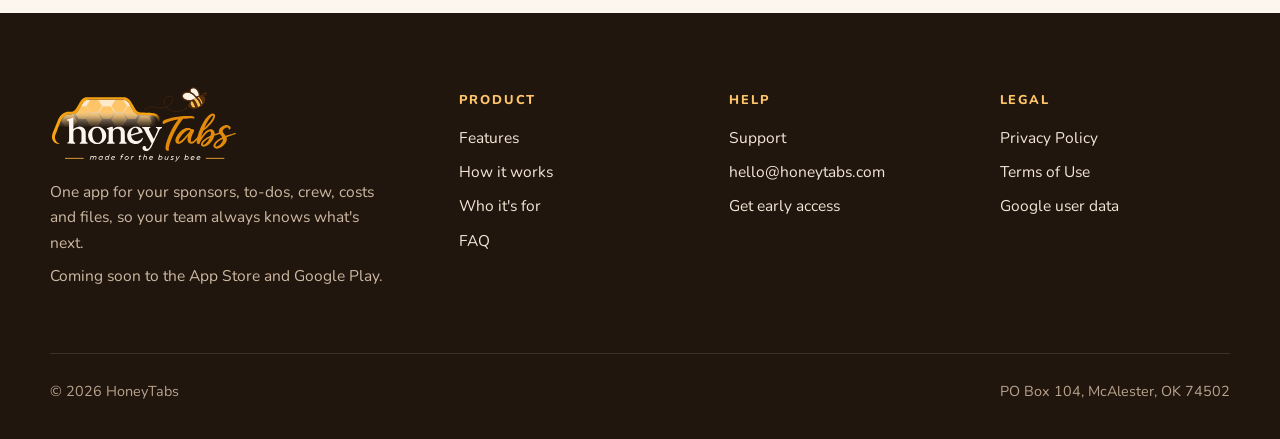
<file: support/index.html>
<!doctype html>
<html lang="en">
<head>
<meta charset="utf-8">
<meta name="viewport" content="width=device-width, initial-scale=1, viewport-fit=cover">
<title>Support | HoneyTabs</title>
<meta name="description" content="Get help with HoneyTabs. Email hello@honeytabs.com and a real person will get back to you.">
<link rel="canonical" href="https://honeytabs.com/support/">
<meta name="theme-color" content="#E28B0A">
<meta name="color-scheme" content="light">
<meta name="robots" content="index,follow">
<meta property="og:type" content="website">
<meta property="og:site_name" content="HoneyTabs">
<meta property="og:title" content="HoneyTabs Support">
<meta property="og:description" content="Get help with HoneyTabs. Email hello@honeytabs.com and a real person will get back to you.">
<meta property="og:url" content="https://honeytabs.com/support/">
<meta property="og:image" content="https://honeytabs.com/assets/img/og-image.png">
<meta property="og:image:width" content="1200">
<meta property="og:image:height" content="630">
<meta property="og:image:alt" content="HoneyTabs logo, made for the busy bee">
<meta name="twitter:card" content="summary_large_image">
<meta name="twitter:title" content="HoneyTabs Support">
<meta name="twitter:description" content="Get help with HoneyTabs. Email hello@honeytabs.com and a real person will get back to you.">
<meta name="twitter:image" content="https://honeytabs.com/assets/img/og-image.png">
<link rel="icon" href="/favicon.ico" sizes="48x48">
<link rel="icon" href="/favicon.svg" type="image/svg+xml">
<link rel="icon" href="/favicon-32x32.png" type="image/png" sizes="32x32">
<link rel="icon" href="/favicon-16x16.png" type="image/png" sizes="16x16">
<link rel="apple-touch-icon" href="/apple-touch-icon-180.png" sizes="180x180">
<link rel="manifest" href="/site.webmanifest">
<link rel="preload" href="/assets/fonts/fraunces.woff2" as="font" type="font/woff2" crossorigin>
<link rel="preload" href="/assets/fonts/nunito.woff2" as="font" type="font/woff2" crossorigin>
<link rel="stylesheet" href="/assets/css/site.css?v=05e985d8">
<script>document.documentElement.classList.add('js')</script>
</head>
<body>
<a class="skip" href="#main">Skip to content</a>
<svg width="0" height="0" style="position:absolute" aria-hidden="true" focusable="false"><symbol id="i-arrow" viewBox="0 0 24 24"><path d="M5 12h14M13 6l6 6-6 6"/></symbol><symbol id="i-check" viewBox="0 0 24 24"><path d="M20 6 9 17l-5-5"/></symbol><symbol id="i-plus" viewBox="0 0 24 24"><path d="M12 5v14M5 12h14"/></symbol><symbol id="i-menu" viewBox="0 0 24 24"><path d="M4 7h16M4 12h16M4 17h16"/></symbol><symbol id="i-close" viewBox="0 0 24 24"><path d="M18 6 6 18M6 6l12 12"/></symbol><symbol id="i-calendar" viewBox="0 0 24 24"><rect x="3" y="4.5" width="18" height="17" rx="2.5"/><path d="M16 2.5v4M8 2.5v4M3 10h18"/></symbol><symbol id="i-calcheck" viewBox="0 0 24 24"><rect x="3" y="4.5" width="18" height="17" rx="2.5"/><path d="M16 2.5v4M8 2.5v4M3 10h18M9 15.5l2 2 4-4"/></symbol><symbol id="i-grid" viewBox="0 0 24 24"><rect x="3" y="3" width="7.5" height="7.5" rx="1.8"/><rect x="13.5" y="3" width="7.5" height="7.5" rx="1.8"/><rect x="3" y="13.5" width="7.5" height="7.5" rx="1.8"/><rect x="13.5" y="13.5" width="7.5" height="7.5" rx="1.8"/></symbol><symbol id="i-tag" viewBox="0 0 24 24"><path d="M12.6 2.6A2 2 0 0 0 11.2 2H4a2 2 0 0 0-2 2v7.2a2 2 0 0 0 .6 1.4l8.7 8.7a2.4 2.4 0 0 0 3.4 0l6.6-6.6a2.4 2.4 0 0 0 0-3.4Z"/><circle cx="7.5" cy="7.5" r="1.3"/></symbol><symbol id="i-lock" viewBox="0 0 24 24"><rect x="4" y="11" width="16" height="10.5" rx="2.2"/><path d="M8 11V7.5a4 4 0 0 1 8 0V11"/></symbol><symbol id="i-users" viewBox="0 0 24 24"><path d="M16 21v-1.5a4 4 0 0 0-4-4H6a4 4 0 0 0-4 4V21"/><circle cx="9" cy="7.5" r="3.8"/><path d="M22 21v-1.5a4 4 0 0 0-3-3.9M16 3.6a3.8 3.8 0 0 1 0 7.4"/></symbol><symbol id="i-star" viewBox="0 0 24 24"><path d="m12 2.8 2.9 5.8 6.4.9-4.6 4.5 1.1 6.4L12 17.4l-5.8 3 1.1-6.4-4.6-4.5 6.4-.9Z"/></symbol><symbol id="i-listcheck" viewBox="0 0 24 24"><path d="m3 17 2 2 4-4M3 7l2 2 4-4M13 6h8M13 12h8M13 18h8"/></symbol><symbol id="i-repeat" viewBox="0 0 24 24"><path d="m17 2 4 4-4 4"/><path d="M3 11v-1a4 4 0 0 1 4-4h14M7 22l-4-4 4-4"/><path d="M21 13v1a4 4 0 0 1-4 4H3"/></symbol><symbol id="i-coins" viewBox="0 0 24 24"><circle cx="9" cy="9" r="6.5"/><path d="M18.1 10.4A6.5 6.5 0 1 1 10.4 18.1M8 7h1.5v4"/></symbol><symbol id="i-clipboard" viewBox="0 0 24 24"><rect x="8" y="2" width="8" height="4" rx="1"/><path d="M16 4h2a2 2 0 0 1 2 2v14a2 2 0 0 1-2 2H6a2 2 0 0 1-2-2V6a2 2 0 0 1 2-2h2M8.5 11.5h7M8.5 15.5h7M8.5 19h4"/></symbol><symbol id="i-pin" viewBox="0 0 24 24"><path d="M20 10c0 6-8 12-8 12s-8-6-8-12a8 8 0 0 1 16 0Z"/><circle cx="12" cy="10" r="3"/></symbol><symbol id="i-receipt" viewBox="0 0 24 24"><path d="M5 2.5v19l2.3-1.4 2.3 1.4 2.4-1.4 2.4 1.4 2.3-1.4 2.3 1.4v-19l-2.3 1.4-2.3-1.4L12 3.9 9.6 2.5 7.3 3.9Z"/><path d="M9 8.5h6M9 12h6M9 15.5h3.5"/></symbol><symbol id="i-camera" viewBox="0 0 24 24"><path d="M14.5 4h-5L7 7H4a2 2 0 0 0-2 2v9a2 2 0 0 0 2 2h16a2 2 0 0 0 2-2V9a2 2 0 0 0-2-2h-3Z"/><circle cx="12" cy="13" r="3.5"/></symbol><symbol id="i-file" viewBox="0 0 24 24"><path d="M14.5 2H6a2 2 0 0 0-2 2v16a2 2 0 0 0 2 2h12a2 2 0 0 0 2-2V7.5Z"/><path d="M14 2v6h6M8.5 13.5h7M8.5 17h5"/></symbol><symbol id="i-printer" viewBox="0 0 24 24"><path d="M6 9V2.5h12V9M6 18H4a2 2 0 0 1-2-2v-5a2 2 0 0 1 2-2h16a2 2 0 0 1 2 2v5a2 2 0 0 1-2 2h-2"/><rect x="6" y="14" width="12" height="8" rx="1"/></symbol><symbol id="i-shield" viewBox="0 0 24 24"><path d="M12 22s8-3.6 8-10V5l-8-3-8 3v7c0 6.4 8 10 8 10Z"/><path d="m9 12 2 2 4-4"/></symbol><symbol id="i-palette" viewBox="0 0 24 24"><path d="M12 22a10 10 0 1 1 10-10c0 2.5-2 4-4.5 4H15a2 2 0 0 0-1.5 3.3A1.7 1.7 0 0 1 12 22Z"/><circle cx="7.5" cy="11" r="1.1"/><circle cx="10.5" cy="7" r="1.1"/><circle cx="15.5" cy="7.5" r="1.1"/></symbol><symbol id="i-mail" viewBox="0 0 24 24"><rect x="2" y="4" width="20" height="16" rx="2.5"/><path d="m22 7-10 6.5L2 7"/></symbol><symbol id="i-send" viewBox="0 0 24 24"><path d="M22 2 11 13M22 2l-7 20-4-9-9-4Z"/></symbol><symbol id="i-bell" viewBox="0 0 24 24"><path d="M6 8a6 6 0 0 1 12 0c0 7 3 9 3 9H3s3-2 3-9M10.3 21a1.9 1.9 0 0 0 3.4 0"/></symbol><symbol id="i-eyeoff" viewBox="0 0 24 24"><path d="M9.9 9.9a3 3 0 1 0 4.2 4.2M10.7 5.1A10.4 10.4 0 0 1 12 5c7 0 10 7 10 7a13 13 0 0 1-1.7 2.7M6.6 6.6A13.5 13.5 0 0 0 2 12s3 7 10 7a9.7 9.7 0 0 0 5.4-1.6M2 2l20 20"/></symbol><symbol id="i-badge" viewBox="0 0 24 24"><rect x="3" y="4" width="18" height="16" rx="2.5"/><circle cx="9" cy="10.5" r="2.2"/><path d="M5.8 16.5c.6-1.6 1.8-2.4 3.2-2.4s2.6.8 3.2 2.4M14.5 9.5h3.5M14.5 13.5h2.5"/></symbol><symbol id="i-tent" viewBox="0 0 24 24"><path d="M3.5 21 12 4l8.5 17M2 21h20M12 21v-6l-3.5 6M12 15l3.5 6"/><path d="M12 4V2"/></symbol><symbol id="i-heart" viewBox="0 0 24 24"><path d="M19 14c1.5-1.5 3-3.2 3-5.5A5.5 5.5 0 0 0 16.5 3c-1.8 0-3 .5-4.5 2-1.5-1.5-2.7-2-4.5-2A5.5 5.5 0 0 0 2 8.5c0 2.3 1.5 4 3 5.5l7 7Z"/></symbol><symbol id="i-mic" viewBox="0 0 24 24"><path d="M2.5 3h19M20.5 3v10.5a2 2 0 0 1-2 2h-13a2 2 0 0 1-2-2V3M9 15.5 6.5 21M15 15.5l2.5 5.5M8 11l3-3 2.5 2.5L17 7"/></symbol><symbol id="i-ferris" viewBox="0 0 24 24"><circle cx="12" cy="10" r="7"/><circle cx="12" cy="10" r="1.6"/><path d="M12 3v5.4M12 11.6V17M5 10h5.4M13.6 10H19M7 5l3.8 3.8M13.2 11.2 17 15M17 5l-3.8 3.8M10.8 11.2 7 15M8.5 22 12 17l3.5 5M6.5 22h11"/></symbol><symbol id="i-trophy" viewBox="0 0 24 24"><path d="M6 9H4.5a2.5 2.5 0 0 1 0-5H6M18 9h1.5a2.5 2.5 0 0 0 0-5H18M4 22h16M10 14.7V17c0 .6-.5 1-1 1.2C7.9 18.8 7 20.2 7 22M14 14.7V17c0 .6.5 1 1 1.2 1.1.6 2 2 2 3.8M18 2H6v7a6 6 0 0 0 12 0Z"/></symbol><symbol id="i-home" viewBox="0 0 24 24"><path d="M3 10.5 12 3l9 7.5V20a1.5 1.5 0 0 1-1.5 1.5H15v-6H9v6H4.5A1.5 1.5 0 0 1 3 20Z"/></symbol><symbol id="i-more" viewBox="0 0 24 24"><circle cx="5" cy="12" r="1.4"/><circle cx="12" cy="12" r="1.4"/><circle cx="19" cy="12" r="1.4"/></symbol><symbol id="i-useradd" viewBox="0 0 24 24"><path d="M15 21v-1.5a4 4 0 0 0-4-4H6a4 4 0 0 0-4 4V21"/><circle cx="8.5" cy="7.5" r="3.8"/><path d="M19 8v6M22 11h-6"/></symbol><symbol id="i-help" viewBox="0 0 24 24"><circle cx="12" cy="12" r="10"/><path d="M9.1 9a3 3 0 0 1 5.8 1c0 2-3 3-3 3M12 17h.01"/></symbol><symbol id="i-trash" viewBox="0 0 24 24"><path d="M3 6h18M8 6V4a2 2 0 0 1 2-2h4a2 2 0 0 1 2 2v2M19 6l-1 14a2 2 0 0 1-2 2H8a2 2 0 0 1-2-2L5 6M10 11v6M14 11v6"/></symbol><symbol id="i-gift" viewBox="0 0 24 24"><rect x="3" y="8" width="18" height="4" rx="1"/><path d="M12 8v13M19 12v7a2 2 0 0 1-2 2H7a2 2 0 0 1-2-2v-7M7.5 8a2.5 2.5 0 0 1 0-5C10 3 12 8 12 8s2-5 4.5-5a2.5 2.5 0 0 1 0 5"/></symbol><symbol id="i-phone" viewBox="0 0 24 24"><rect x="6" y="2" width="12" height="20" rx="2.5"/><path d="M11 18h2"/></symbol><symbol id="i-copy" viewBox="0 0 24 24"><rect x="9" y="9" width="12" height="12" rx="2"/><path d="M5 15H4a1 1 0 0 1-1-1V4a1 1 0 0 1 1-1h10a1 1 0 0 1 1 1v1"/></symbol><symbol id="i-unlink" viewBox="0 0 24 24"><path d="M9 17H7A5 5 0 0 1 7 7h2M15 7h2a5 5 0 0 1 4 8M8 12h3M2 2l20 20"/></symbol></svg>
<header class="site-header">
  <nav class="wrap nav" aria-label="Main">
    <a class="brand" href="/" aria-label="HoneyTabs home"><img src="/assets/img/logo-notag.svg" alt="HoneyTabs" width="1464" height="524"></a>
    <button class="nav-toggle" type="button" aria-expanded="false" aria-controls="nav-menu" aria-label="Open menu"><svg class="ico" aria-hidden="true"><use href="#i-menu"/></svg></button>
    <div class="nav-menu" id="nav-menu">
      <ul class="nav-links"><li><a href="/#features">Features</a></li><li><a href="/#how">How it works</a></li><li><a href="/#organizers">Who it's for</a></li><li><a href="/#faq">FAQ</a></li><li><a href="/support/" aria-current="page">Support</a></li><li class="nav-cta"><a class="btn btn--sm" href="mailto:hello@honeytabs.com?subject=HoneyTabs%20early%20access">Get early access</a></li></ul>
    </div>
  </nav>
</header>
<main id="main">
<section class="page-hero">
  <div class="wrap">
    <span class="eyebrow">Support</span>
    <h1>How can we help?</h1>
    <p>Send us a note and a real person will get back to you, usually within one business day.</p>
  </div>
</section>
<div class="wrap">
  <div class="support-grid">
    <div class="scard feature reveal">
      <div class="hex"><svg class="ico" aria-hidden="true" focusable="false"><use href="#i-mail"/></svg></div>
      <h2>Email us</h2>
      <p>Questions, bugs, ideas or early access. It all comes to the same inbox.</p>
      <a class="big-mail" href="mailto:hello@honeytabs.com">hello@honeytabs.com</a>
    </div>
    <div class="scard reveal" style="--d:.08s">
      <div class="hex"><svg class="ico" aria-hidden="true" focusable="false"><use href="#i-help"/></svg></div>
      <h2>Report a problem</h2>
      <p>Tell us what you were doing, what you expected and what happened. A screenshot helps a lot, plus your phone model.</p>
      <a href="mailto:hello@honeytabs.com?subject=HoneyTabs%20problem%20report">Send a problem report</a>
    </div>
    <div class="scard reveal" style="--d:.16s">
      <div class="hex"><svg class="ico" aria-hidden="true" focusable="false"><use href="#i-star"/></svg></div>
      <h2>Get early access</h2>
      <p>HoneyTabs is coming soon to the App Store and Google Play. Want in before launch? Just ask.</p>
      <a href="mailto:hello@honeytabs.com?subject=HoneyTabs%20early%20access">Ask for early access</a>
    </div>
  </div>
</div>
<div class="wrap legal" style="padding-top:2.5rem">
  <nav class="toc" aria-label="Common questions">
    <h2>Common questions</h2>
    <ol>
      <li><a href="#delete">Delete your account</a></li>
      <li><a href="#google">Disconnect Google</a></li>
      <li><a href="#team">Add or remove teammates</a></li>
      <li><a href="#print">Printing</a></li>
      <li><a href="#mail">Mailing address</a></li>
    </ol>
  </nav>
  <article class="prose">
    <h2 id="delete">How do I delete my account?</h2>
    <p>In the app, go to More &rarr; Delete account. It's permanent. You can also email <a href="mailto:hello@honeytabs.com?subject=Delete%20my%20HoneyTabs%20account">hello@honeytabs.com</a> from the address on your account and we'll take care of it. Our <a href="/privacy/#retention">Privacy Policy</a> explains what happens to shared team data.</p>
    <h2 id="google">How do I disconnect Gmail and Google Calendar?</h2>
    <p>Open Settings in the app and disconnect your Google account. You can also remove access from your Google Account at <a href="https://myaccount.google.com/connections" rel="noopener">myaccount.google.com/connections</a>. HoneyTabs never reads your inbox. <a href="/privacy/#google">Here's exactly what it can do.</a></p>
    <h2 id="team">How do I add or remove teammates?</h2>
    <p>Owners and admins can invite people by email, set what each person can see and remove anyone from the team at any time.</p>
    <h2 id="print">Can I print from the app?</h2>
    <p>Yes. Open a photo, PDF or the production sheet and tap Print. It works with any printer your phone can reach.</p>
    <h2 id="mail">Mailing address</h2>
    <p>HoneyTabs<br>PO Box 104, McAlester, OK 74502</p>
  </article>
</div>
</main>
<footer class="site-footer">
  <div class="wrap">
    <div class="foot-grid">
      <div class="foot-brand">
        <img src="/assets/img/logo-dark.svg" alt="HoneyTabs, made for the busy bee" width="1464" height="606" loading="lazy">
        <p>One app for your sponsors, to-dos, crew, costs and files, so your team always knows what's next.</p>
        <p>Coming soon to the App Store and Google Play.</p>
      </div>
      <div><h2>Product</h2><ul><li><a href="/#features">Features</a></li><li><a href="/#how">How it works</a></li><li><a href="/#organizers">Who it's for</a></li><li><a href="/#faq">FAQ</a></li></ul></div>
      <div><h2>Help</h2><ul><li><a href="/support/">Support</a></li><li><a href="mailto:hello@honeytabs.com">hello@honeytabs.com</a></li><li><a href="mailto:hello@honeytabs.com?subject=HoneyTabs%20early%20access">Get early access</a></li></ul></div>
      <div><h2>Legal</h2><ul><li><a href="/privacy/">Privacy Policy</a></li><li><a href="/terms/">Terms of Use</a></li><li><a href="/privacy/#google">Google user data</a></li></ul></div>
    </div>
    <div class="foot-base">
      <span>&copy; 2026 HoneyTabs</span>
      <address>PO Box 104, McAlester, OK 74502</address>
    </div>
  </div>
</footer>
<script src="/assets/js/site.js?v=05e985d8" defer></script>
</body>
</html>
</file>
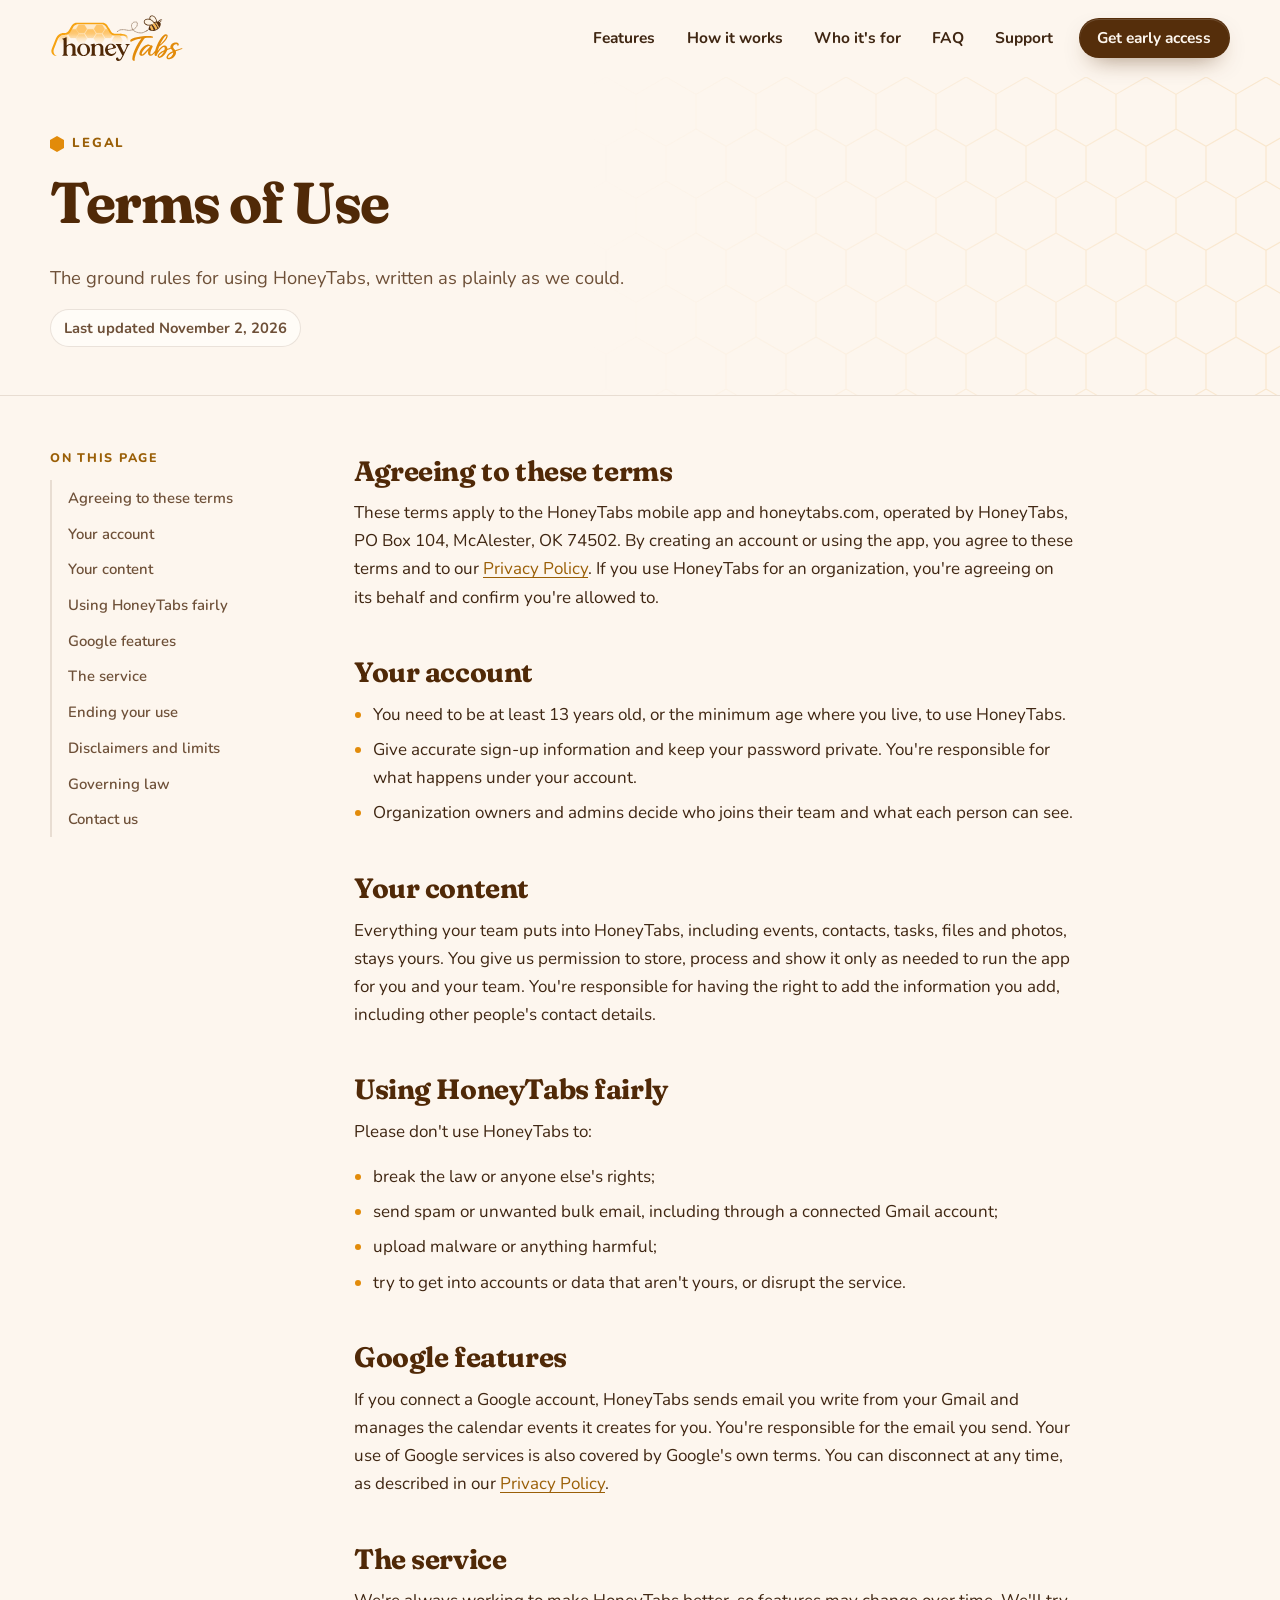
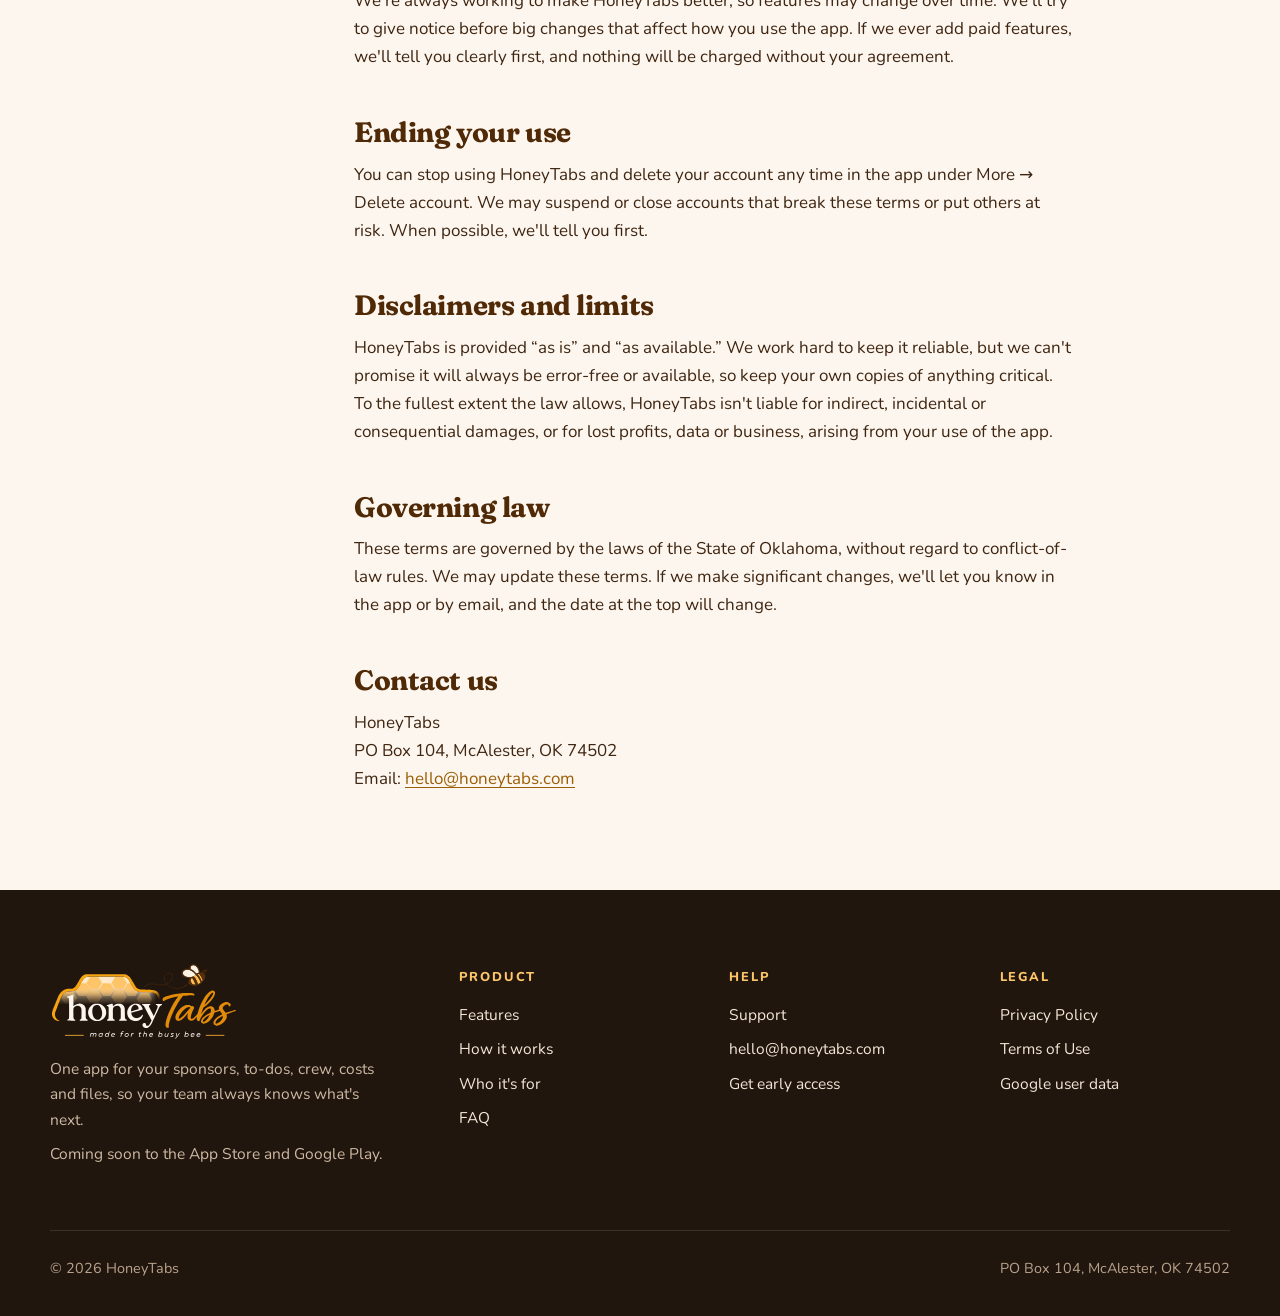
<file: terms/index.html>
<!doctype html>
<html lang="en">
<head>
<meta charset="utf-8">
<meta name="viewport" content="width=device-width, initial-scale=1, viewport-fit=cover">
<title>Terms of Use | HoneyTabs</title>
<meta name="description" content="The terms for using the HoneyTabs app and honeytabs.com.">
<link rel="canonical" href="https://honeytabs.com/terms/">
<meta name="theme-color" content="#E28B0A">
<meta name="color-scheme" content="light">
<meta name="robots" content="index,follow">
<meta property="og:type" content="website">
<meta property="og:site_name" content="HoneyTabs">
<meta property="og:title" content="HoneyTabs Terms of Use">
<meta property="og:description" content="The terms for using the HoneyTabs app and honeytabs.com.">
<meta property="og:url" content="https://honeytabs.com/terms/">
<meta property="og:image" content="https://honeytabs.com/assets/img/og-image.png">
<meta property="og:image:width" content="1200">
<meta property="og:image:height" content="630">
<meta property="og:image:alt" content="HoneyTabs logo, made for the busy bee">
<meta name="twitter:card" content="summary_large_image">
<meta name="twitter:title" content="HoneyTabs Terms of Use">
<meta name="twitter:description" content="The terms for using the HoneyTabs app and honeytabs.com.">
<meta name="twitter:image" content="https://honeytabs.com/assets/img/og-image.png">
<link rel="icon" href="/favicon.ico" sizes="48x48">
<link rel="icon" href="/favicon.svg" type="image/svg+xml">
<link rel="icon" href="/favicon-32x32.png" type="image/png" sizes="32x32">
<link rel="icon" href="/favicon-16x16.png" type="image/png" sizes="16x16">
<link rel="apple-touch-icon" href="/apple-touch-icon-180.png" sizes="180x180">
<link rel="manifest" href="/site.webmanifest">
<link rel="preload" href="/assets/fonts/fraunces.woff2" as="font" type="font/woff2" crossorigin>
<link rel="preload" href="/assets/fonts/nunito.woff2" as="font" type="font/woff2" crossorigin>
<link rel="stylesheet" href="/assets/css/site.css?v=05e985d8">
<script>document.documentElement.classList.add('js')</script>
</head>
<body>
<a class="skip" href="#main">Skip to content</a>
<svg width="0" height="0" style="position:absolute" aria-hidden="true" focusable="false"><symbol id="i-arrow" viewBox="0 0 24 24"><path d="M5 12h14M13 6l6 6-6 6"/></symbol><symbol id="i-check" viewBox="0 0 24 24"><path d="M20 6 9 17l-5-5"/></symbol><symbol id="i-plus" viewBox="0 0 24 24"><path d="M12 5v14M5 12h14"/></symbol><symbol id="i-menu" viewBox="0 0 24 24"><path d="M4 7h16M4 12h16M4 17h16"/></symbol><symbol id="i-close" viewBox="0 0 24 24"><path d="M18 6 6 18M6 6l12 12"/></symbol><symbol id="i-calendar" viewBox="0 0 24 24"><rect x="3" y="4.5" width="18" height="17" rx="2.5"/><path d="M16 2.5v4M8 2.5v4M3 10h18"/></symbol><symbol id="i-calcheck" viewBox="0 0 24 24"><rect x="3" y="4.5" width="18" height="17" rx="2.5"/><path d="M16 2.5v4M8 2.5v4M3 10h18M9 15.5l2 2 4-4"/></symbol><symbol id="i-grid" viewBox="0 0 24 24"><rect x="3" y="3" width="7.5" height="7.5" rx="1.8"/><rect x="13.5" y="3" width="7.5" height="7.5" rx="1.8"/><rect x="3" y="13.5" width="7.5" height="7.5" rx="1.8"/><rect x="13.5" y="13.5" width="7.5" height="7.5" rx="1.8"/></symbol><symbol id="i-tag" viewBox="0 0 24 24"><path d="M12.6 2.6A2 2 0 0 0 11.2 2H4a2 2 0 0 0-2 2v7.2a2 2 0 0 0 .6 1.4l8.7 8.7a2.4 2.4 0 0 0 3.4 0l6.6-6.6a2.4 2.4 0 0 0 0-3.4Z"/><circle cx="7.5" cy="7.5" r="1.3"/></symbol><symbol id="i-lock" viewBox="0 0 24 24"><rect x="4" y="11" width="16" height="10.5" rx="2.2"/><path d="M8 11V7.5a4 4 0 0 1 8 0V11"/></symbol><symbol id="i-users" viewBox="0 0 24 24"><path d="M16 21v-1.5a4 4 0 0 0-4-4H6a4 4 0 0 0-4 4V21"/><circle cx="9" cy="7.5" r="3.8"/><path d="M22 21v-1.5a4 4 0 0 0-3-3.9M16 3.6a3.8 3.8 0 0 1 0 7.4"/></symbol><symbol id="i-star" viewBox="0 0 24 24"><path d="m12 2.8 2.9 5.8 6.4.9-4.6 4.5 1.1 6.4L12 17.4l-5.8 3 1.1-6.4-4.6-4.5 6.4-.9Z"/></symbol><symbol id="i-listcheck" viewBox="0 0 24 24"><path d="m3 17 2 2 4-4M3 7l2 2 4-4M13 6h8M13 12h8M13 18h8"/></symbol><symbol id="i-repeat" viewBox="0 0 24 24"><path d="m17 2 4 4-4 4"/><path d="M3 11v-1a4 4 0 0 1 4-4h14M7 22l-4-4 4-4"/><path d="M21 13v1a4 4 0 0 1-4 4H3"/></symbol><symbol id="i-coins" viewBox="0 0 24 24"><circle cx="9" cy="9" r="6.5"/><path d="M18.1 10.4A6.5 6.5 0 1 1 10.4 18.1M8 7h1.5v4"/></symbol><symbol id="i-clipboard" viewBox="0 0 24 24"><rect x="8" y="2" width="8" height="4" rx="1"/><path d="M16 4h2a2 2 0 0 1 2 2v14a2 2 0 0 1-2 2H6a2 2 0 0 1-2-2V6a2 2 0 0 1 2-2h2M8.5 11.5h7M8.5 15.5h7M8.5 19h4"/></symbol><symbol id="i-pin" viewBox="0 0 24 24"><path d="M20 10c0 6-8 12-8 12s-8-6-8-12a8 8 0 0 1 16 0Z"/><circle cx="12" cy="10" r="3"/></symbol><symbol id="i-receipt" viewBox="0 0 24 24"><path d="M5 2.5v19l2.3-1.4 2.3 1.4 2.4-1.4 2.4 1.4 2.3-1.4 2.3 1.4v-19l-2.3 1.4-2.3-1.4L12 3.9 9.6 2.5 7.3 3.9Z"/><path d="M9 8.5h6M9 12h6M9 15.5h3.5"/></symbol><symbol id="i-camera" viewBox="0 0 24 24"><path d="M14.5 4h-5L7 7H4a2 2 0 0 0-2 2v9a2 2 0 0 0 2 2h16a2 2 0 0 0 2-2V9a2 2 0 0 0-2-2h-3Z"/><circle cx="12" cy="13" r="3.5"/></symbol><symbol id="i-file" viewBox="0 0 24 24"><path d="M14.5 2H6a2 2 0 0 0-2 2v16a2 2 0 0 0 2 2h12a2 2 0 0 0 2-2V7.5Z"/><path d="M14 2v6h6M8.5 13.5h7M8.5 17h5"/></symbol><symbol id="i-printer" viewBox="0 0 24 24"><path d="M6 9V2.5h12V9M6 18H4a2 2 0 0 1-2-2v-5a2 2 0 0 1 2-2h16a2 2 0 0 1 2 2v5a2 2 0 0 1-2 2h-2"/><rect x="6" y="14" width="12" height="8" rx="1"/></symbol><symbol id="i-shield" viewBox="0 0 24 24"><path d="M12 22s8-3.6 8-10V5l-8-3-8 3v7c0 6.4 8 10 8 10Z"/><path d="m9 12 2 2 4-4"/></symbol><symbol id="i-palette" viewBox="0 0 24 24"><path d="M12 22a10 10 0 1 1 10-10c0 2.5-2 4-4.5 4H15a2 2 0 0 0-1.5 3.3A1.7 1.7 0 0 1 12 22Z"/><circle cx="7.5" cy="11" r="1.1"/><circle cx="10.5" cy="7" r="1.1"/><circle cx="15.5" cy="7.5" r="1.1"/></symbol><symbol id="i-mail" viewBox="0 0 24 24"><rect x="2" y="4" width="20" height="16" rx="2.5"/><path d="m22 7-10 6.5L2 7"/></symbol><symbol id="i-send" viewBox="0 0 24 24"><path d="M22 2 11 13M22 2l-7 20-4-9-9-4Z"/></symbol><symbol id="i-bell" viewBox="0 0 24 24"><path d="M6 8a6 6 0 0 1 12 0c0 7 3 9 3 9H3s3-2 3-9M10.3 21a1.9 1.9 0 0 0 3.4 0"/></symbol><symbol id="i-eyeoff" viewBox="0 0 24 24"><path d="M9.9 9.9a3 3 0 1 0 4.2 4.2M10.7 5.1A10.4 10.4 0 0 1 12 5c7 0 10 7 10 7a13 13 0 0 1-1.7 2.7M6.6 6.6A13.5 13.5 0 0 0 2 12s3 7 10 7a9.7 9.7 0 0 0 5.4-1.6M2 2l20 20"/></symbol><symbol id="i-badge" viewBox="0 0 24 24"><rect x="3" y="4" width="18" height="16" rx="2.5"/><circle cx="9" cy="10.5" r="2.2"/><path d="M5.8 16.5c.6-1.6 1.8-2.4 3.2-2.4s2.6.8 3.2 2.4M14.5 9.5h3.5M14.5 13.5h2.5"/></symbol><symbol id="i-tent" viewBox="0 0 24 24"><path d="M3.5 21 12 4l8.5 17M2 21h20M12 21v-6l-3.5 6M12 15l3.5 6"/><path d="M12 4V2"/></symbol><symbol id="i-heart" viewBox="0 0 24 24"><path d="M19 14c1.5-1.5 3-3.2 3-5.5A5.5 5.5 0 0 0 16.5 3c-1.8 0-3 .5-4.5 2-1.5-1.5-2.7-2-4.5-2A5.5 5.5 0 0 0 2 8.5c0 2.3 1.5 4 3 5.5l7 7Z"/></symbol><symbol id="i-mic" viewBox="0 0 24 24"><path d="M2.5 3h19M20.5 3v10.5a2 2 0 0 1-2 2h-13a2 2 0 0 1-2-2V3M9 15.5 6.5 21M15 15.5l2.5 5.5M8 11l3-3 2.5 2.5L17 7"/></symbol><symbol id="i-ferris" viewBox="0 0 24 24"><circle cx="12" cy="10" r="7"/><circle cx="12" cy="10" r="1.6"/><path d="M12 3v5.4M12 11.6V17M5 10h5.4M13.6 10H19M7 5l3.8 3.8M13.2 11.2 17 15M17 5l-3.8 3.8M10.8 11.2 7 15M8.5 22 12 17l3.5 5M6.5 22h11"/></symbol><symbol id="i-trophy" viewBox="0 0 24 24"><path d="M6 9H4.5a2.5 2.5 0 0 1 0-5H6M18 9h1.5a2.5 2.5 0 0 0 0-5H18M4 22h16M10 14.7V17c0 .6-.5 1-1 1.2C7.9 18.8 7 20.2 7 22M14 14.7V17c0 .6.5 1 1 1.2 1.1.6 2 2 2 3.8M18 2H6v7a6 6 0 0 0 12 0Z"/></symbol><symbol id="i-home" viewBox="0 0 24 24"><path d="M3 10.5 12 3l9 7.5V20a1.5 1.5 0 0 1-1.5 1.5H15v-6H9v6H4.5A1.5 1.5 0 0 1 3 20Z"/></symbol><symbol id="i-more" viewBox="0 0 24 24"><circle cx="5" cy="12" r="1.4"/><circle cx="12" cy="12" r="1.4"/><circle cx="19" cy="12" r="1.4"/></symbol><symbol id="i-useradd" viewBox="0 0 24 24"><path d="M15 21v-1.5a4 4 0 0 0-4-4H6a4 4 0 0 0-4 4V21"/><circle cx="8.5" cy="7.5" r="3.8"/><path d="M19 8v6M22 11h-6"/></symbol><symbol id="i-help" viewBox="0 0 24 24"><circle cx="12" cy="12" r="10"/><path d="M9.1 9a3 3 0 0 1 5.8 1c0 2-3 3-3 3M12 17h.01"/></symbol><symbol id="i-trash" viewBox="0 0 24 24"><path d="M3 6h18M8 6V4a2 2 0 0 1 2-2h4a2 2 0 0 1 2 2v2M19 6l-1 14a2 2 0 0 1-2 2H8a2 2 0 0 1-2-2L5 6M10 11v6M14 11v6"/></symbol><symbol id="i-gift" viewBox="0 0 24 24"><rect x="3" y="8" width="18" height="4" rx="1"/><path d="M12 8v13M19 12v7a2 2 0 0 1-2 2H7a2 2 0 0 1-2-2v-7M7.5 8a2.5 2.5 0 0 1 0-5C10 3 12 8 12 8s2-5 4.5-5a2.5 2.5 0 0 1 0 5"/></symbol><symbol id="i-phone" viewBox="0 0 24 24"><rect x="6" y="2" width="12" height="20" rx="2.5"/><path d="M11 18h2"/></symbol><symbol id="i-copy" viewBox="0 0 24 24"><rect x="9" y="9" width="12" height="12" rx="2"/><path d="M5 15H4a1 1 0 0 1-1-1V4a1 1 0 0 1 1-1h10a1 1 0 0 1 1 1v1"/></symbol><symbol id="i-unlink" viewBox="0 0 24 24"><path d="M9 17H7A5 5 0 0 1 7 7h2M15 7h2a5 5 0 0 1 4 8M8 12h3M2 2l20 20"/></symbol></svg>
<header class="site-header">
  <nav class="wrap nav" aria-label="Main">
    <a class="brand" href="/" aria-label="HoneyTabs home"><img src="/assets/img/logo-notag.svg" alt="HoneyTabs" width="1464" height="524"></a>
    <button class="nav-toggle" type="button" aria-expanded="false" aria-controls="nav-menu" aria-label="Open menu"><svg class="ico" aria-hidden="true"><use href="#i-menu"/></svg></button>
    <div class="nav-menu" id="nav-menu">
      <ul class="nav-links"><li><a href="/#features">Features</a></li><li><a href="/#how">How it works</a></li><li><a href="/#organizers">Who it's for</a></li><li><a href="/#faq">FAQ</a></li><li><a href="/support/">Support</a></li><li class="nav-cta"><a class="btn btn--sm" href="mailto:hello@honeytabs.com?subject=HoneyTabs%20early%20access">Get early access</a></li></ul>
    </div>
  </nav>
</header>
<main id="main">
<section class="page-hero">
  <div class="wrap">
    <span class="eyebrow">Legal</span>
    <h1>Terms of Use</h1>
    <p>The ground rules for using HoneyTabs, written as plainly as we could.</p>
    <span class="updated">Last updated November 2, 2026</span>
  </div>
</section>
<div class="wrap legal">
  <nav class="toc" aria-label="On this page">
    <h2>On this page</h2>
    <ol>
      <li><a href="#agree">Agreeing to these terms</a></li>
      <li><a href="#account">Your account</a></li>
      <li><a href="#content">Your content</a></li>
      <li><a href="#use">Using HoneyTabs fairly</a></li>
      <li><a href="#google">Google features</a></li>
      <li><a href="#service">The service</a></li>
      <li><a href="#ending">Ending your use</a></li>
      <li><a href="#warranty">Disclaimers and limits</a></li>
      <li><a href="#law">Governing law</a></li>
      <li><a href="#contact">Contact us</a></li>
    </ol>
  </nav>
  <article class="prose">
    <h2 id="agree">Agreeing to these terms</h2>
    <p>These terms apply to the HoneyTabs mobile app and honeytabs.com, operated by HoneyTabs, PO Box 104, McAlester, OK 74502. By creating an account or using the app, you agree to these terms and to our <a href="/privacy/">Privacy Policy</a>. If you use HoneyTabs for an organization, you're agreeing on its behalf and confirm you're allowed to.</p>

    <h2 id="account">Your account</h2>
    <ul>
      <li>You need to be at least 13 years old, or the minimum age where you live, to use HoneyTabs.</li>
      <li>Give accurate sign-up information and keep your password private. You're responsible for what happens under your account.</li>
      <li>Organization owners and admins decide who joins their team and what each person can see.</li>
    </ul>

    <h2 id="content">Your content</h2>
    <p>Everything your team puts into HoneyTabs, including events, contacts, tasks, files and photos, stays yours. You give us permission to store, process and show it only as needed to run the app for you and your team. You're responsible for having the right to add the information you add, including other people's contact details.</p>

    <h2 id="use">Using HoneyTabs fairly</h2>
    <p>Please don't use HoneyTabs to:</p>
    <ul>
      <li>break the law or anyone else's rights;</li>
      <li>send spam or unwanted bulk email, including through a connected Gmail account;</li>
      <li>upload malware or anything harmful;</li>
      <li>try to get into accounts or data that aren't yours, or disrupt the service.</li>
    </ul>

    <h2 id="google">Google features</h2>
    <p>If you connect a Google account, HoneyTabs sends email you write from your Gmail and manages the calendar events it creates for you. You're responsible for the email you send. Your use of Google services is also covered by Google's own terms. You can disconnect at any time, as described in our <a href="/privacy/#google">Privacy Policy</a>.</p>

    <h2 id="service">The service</h2>
    <p>We're always working to make HoneyTabs better, so features may change over time. We'll try to give notice before big changes that affect how you use the app. If we ever add paid features, we'll tell you clearly first, and nothing will be charged without your agreement.</p>

    <h2 id="ending">Ending your use</h2>
    <p>You can stop using HoneyTabs and delete your account any time in the app under More &rarr; Delete account. We may suspend or close accounts that break these terms or put others at risk. When possible, we'll tell you first.</p>

    <h2 id="warranty">Disclaimers and limits</h2>
    <p>HoneyTabs is provided &ldquo;as is&rdquo; and &ldquo;as available.&rdquo; We work hard to keep it reliable, but we can't promise it will always be error-free or available, so keep your own copies of anything critical. To the fullest extent the law allows, HoneyTabs isn't liable for indirect, incidental or consequential damages, or for lost profits, data or business, arising from your use of the app.</p>

    <h2 id="law">Governing law</h2>
    <p>These terms are governed by the laws of the State of Oklahoma, without regard to conflict-of-law rules. We may update these terms. If we make significant changes, we'll let you know in the app or by email, and the date at the top will change.</p>

    <h2 id="contact">Contact us</h2>
    <p>HoneyTabs<br>PO Box 104, McAlester, OK 74502<br>Email: <a href="mailto:hello@honeytabs.com">hello@honeytabs.com</a></p>
  </article>
</div>
</main>
<footer class="site-footer">
  <div class="wrap">
    <div class="foot-grid">
      <div class="foot-brand">
        <img src="/assets/img/logo-dark.svg" alt="HoneyTabs, made for the busy bee" width="1464" height="606" loading="lazy">
        <p>One app for your sponsors, to-dos, crew, costs and files, so your team always knows what's next.</p>
        <p>Coming soon to the App Store and Google Play.</p>
      </div>
      <div><h2>Product</h2><ul><li><a href="/#features">Features</a></li><li><a href="/#how">How it works</a></li><li><a href="/#organizers">Who it's for</a></li><li><a href="/#faq">FAQ</a></li></ul></div>
      <div><h2>Help</h2><ul><li><a href="/support/">Support</a></li><li><a href="mailto:hello@honeytabs.com">hello@honeytabs.com</a></li><li><a href="mailto:hello@honeytabs.com?subject=HoneyTabs%20early%20access">Get early access</a></li></ul></div>
      <div><h2>Legal</h2><ul><li><a href="/privacy/">Privacy Policy</a></li><li><a href="/terms/">Terms of Use</a></li><li><a href="/privacy/#google">Google user data</a></li></ul></div>
    </div>
    <div class="foot-base">
      <span>&copy; 2026 HoneyTabs</span>
      <address>PO Box 104, McAlester, OK 74502</address>
    </div>
  </div>
</footer>
<script src="/assets/js/site.js?v=05e985d8" defer></script>
</body>
</html>
</file>
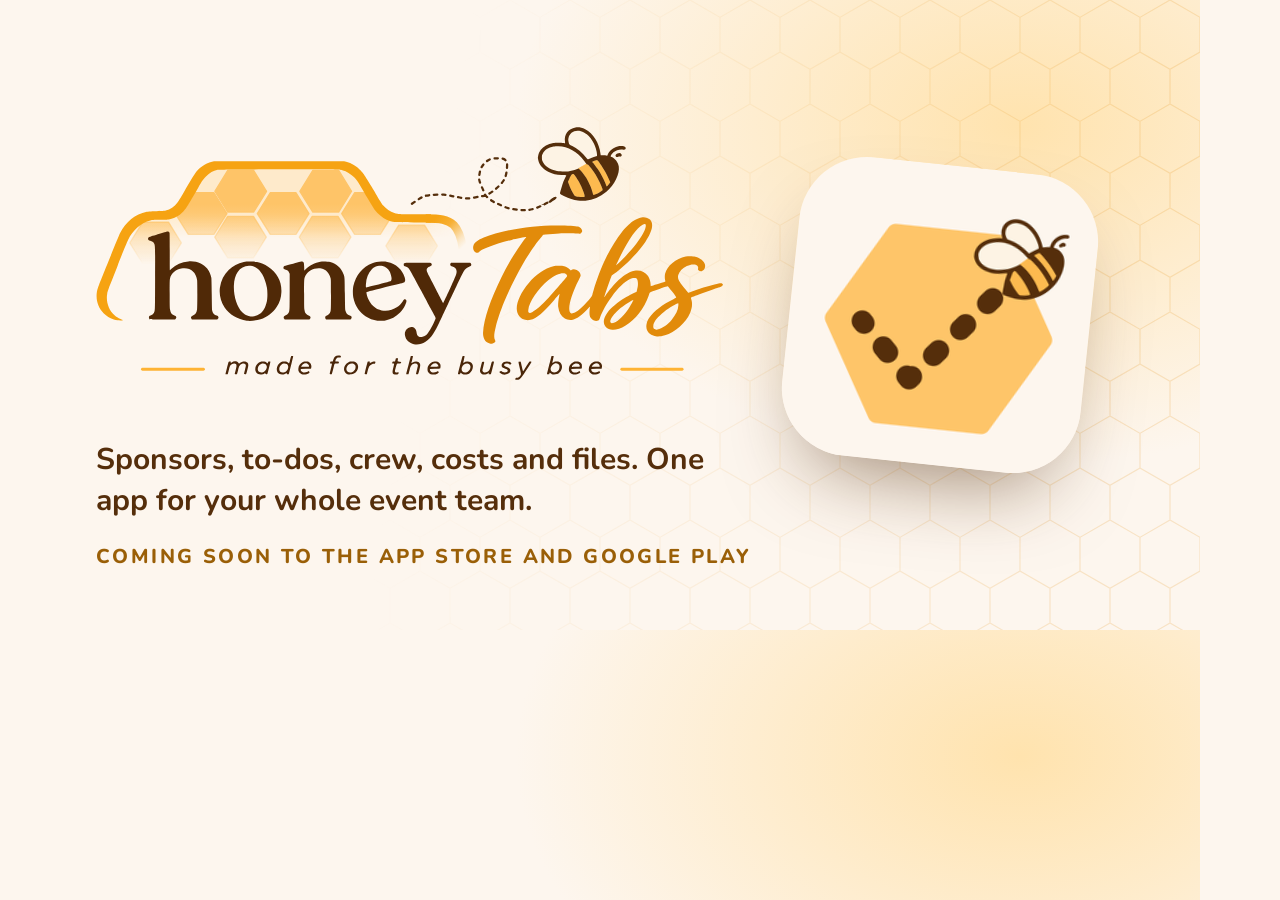
<file: tools/og/og.html>
<!doctype html><html><head><meta charset="utf-8"><style>
@font-face{font-family:Fraunces;src:url(/assets/fonts/fraunces.woff2)}
@font-face{font-family:Nunito;src:url(/assets/fonts/nunito.woff2)}
html,body{margin:0;width:1200px;height:630px;overflow:hidden}
body{background:radial-gradient(70% 90% at 85% 20%,#FFE3AE 0%,#FDF6EE 60%);font-family:Nunito;position:relative}
.comb{position:absolute;inset:0;background:url("data:image/svg+xml,%3Csvg xmlns='http://www.w3.org/2000/svg' width='60' height='103.92' viewBox='0 0 60 103.92'%3E%3Cpath d='M30 0L60 17.32V51.96L30 69.28L0 51.96V17.32Z M30 69.28V103.92' fill='none' stroke='%23E28B0A' stroke-width='1.2'/%3E%3C/svg%3E");opacity:.18;-webkit-mask-image:linear-gradient(100deg,transparent 35%,#000 90%)}
.logo{position:absolute;left:90px;top:120px;width:640px}
.sub{position:absolute;left:96px;top:440px;font:700 30px/1.35 Nunito;color:#552E0B;width:640px}
.soon{position:absolute;left:96px;bottom:60px;font:800 20px Nunito;color:#9A5F07;letter-spacing:.12em;text-transform:uppercase}
.icon{position:absolute;right:110px;top:165px;width:300px;height:300px;border-radius:68px;box-shadow:0 40px 80px -30px rgba(80,41,7,.55);transform:rotate(6deg)}
</style></head><body><div class="comb"></div>
<img class="logo" src="/assets/img/logo.svg">
<div class="sub">Sponsors, to-dos, crew, costs and files. One app for your whole event team.</div>
<div class="soon">Coming soon to the App Store and Google Play</div>
<img class="icon" src="/assets/img/app-icon-256.png">
</body></html>
</file>
<file: assets/css/site.css>
/* HoneyTabs marketing site. Plain CSS, no framework. */
@font-face{font-family:"Fraunces";src:url(/assets/fonts/fraunces.woff2) format("woff2");font-weight:500 800;font-style:normal;font-display:swap}
@font-face{font-family:"Fraunces";src:url(/assets/fonts/fraunces-italic.woff2) format("woff2");font-weight:500 700;font-style:italic;font-display:swap}
@font-face{font-family:"Nunito";src:url(/assets/fonts/nunito.woff2) format("woff2");font-weight:400 800;font-style:normal;font-display:swap}
@font-face{font-family:"Kaushan Script";src:url(/assets/fonts/kaushan.woff2) format("woff2");font-weight:400;font-style:normal;font-display:swap}

:root{
  --brown:#552E0B; --ink:#502907; --text:#3F2612; --muted:#6E5038;
  --gold:#E28B0A; --gold-deep:#9A5F07; --honey:#FEC569; --honey-light:#FEE8C4;
  --cream:#FDF6EE; --paper:#FFFCF7; --hive:#21160E; --line:rgba(85,46,11,.12);
  --shadow-sm:0 1px 2px rgba(80,41,7,.06),0 2px 8px rgba(80,41,7,.05);
  --shadow:0 2px 6px rgba(80,41,7,.06),0 18px 40px -18px rgba(80,41,7,.28);
  --shadow-lg:0 30px 80px -30px rgba(60,30,5,.45),0 10px 30px -10px rgba(60,30,5,.2);
  --radius:22px; --wrap:1180px;
  --serif:"Fraunces",Georgia,"Times New Roman",serif;
  --sans:"Nunito",system-ui,-apple-system,"Segoe UI",Roboto,sans-serif;
  --script:"Kaushan Script","Brush Script MT",cursive;
  --comb:url("data:image/svg+xml,%3Csvg xmlns='http://www.w3.org/2000/svg' width='60' height='103.92' viewBox='0 0 60 103.92'%3E%3Cpath d='M30 0L60 17.32V51.96L30 69.28L0 51.96V17.32Z M30 69.28V103.92' fill='none' stroke='%23E28B0A' stroke-width='1.2'/%3E%3C/svg%3E");
}
*,*::before,*::after{box-sizing:border-box}
html{-webkit-text-size-adjust:100%;scroll-behavior:smooth;scroll-padding-top:88px}
main{overflow-x:clip}
body{margin:0;background:var(--cream);color:var(--text);font:400 1.0625rem/1.65 var(--sans);-webkit-font-smoothing:antialiased;text-rendering:optimizeLegibility;overflow-x:hidden}
img,svg{display:block;max-width:100%}
a{color:var(--gold-deep);text-underline-offset:3px;text-decoration-thickness:1px}
a:hover{color:var(--brown)}
h1,h2,h3,h4{font-family:var(--serif);color:var(--ink);line-height:1.1;margin:0 0 .5em;font-weight:700;letter-spacing:-.015em;font-optical-sizing:auto}
p{margin:0 0 1em}
:focus-visible{outline:3px solid var(--gold);outline-offset:3px;border-radius:6px}
.skip{position:absolute;left:1rem;top:-4rem;z-index:100;background:var(--brown);color:var(--cream);padding:.6rem 1rem;border-radius:10px;font-weight:700;text-decoration:none}
.skip:focus{top:1rem;color:var(--cream)}
.sr-only{position:absolute;width:1px;height:1px;padding:0;margin:-1px;overflow:hidden;clip:rect(0,0,0,0);white-space:nowrap;border:0}
.wrap{width:min(100% - 2.5rem,var(--wrap));margin-inline:auto}
.ico{width:1.25em;height:1.25em;fill:none;stroke:currentColor;stroke-width:1.8;stroke-linecap:round;stroke-linejoin:round;flex:none}
.script{font-family:var(--script);font-weight:400;color:var(--gold);letter-spacing:0}

/* Buttons */
.btn{--bg:var(--brown);--fg:var(--cream);display:inline-flex;align-items:center;gap:.55rem;padding:.95rem 1.5rem;border-radius:999px;background:var(--bg);color:var(--fg);font:800 1rem/1 var(--sans);text-decoration:none;border:1.5px solid transparent;box-shadow:0 1px 0 rgba(255,255,255,.15) inset,0 10px 24px -12px rgba(85,46,11,.7);transition:transform .2s ease,box-shadow .2s ease,background .2s ease}
.btn:hover{color:var(--fg);transform:translateY(-2px);box-shadow:0 1px 0 rgba(255,255,255,.15) inset,0 16px 30px -12px rgba(85,46,11,.75);background:#4A2709}
.btn .ico{transition:transform .2s ease}
.btn:hover .ico{transform:translateX(3px)}
.btn--ghost{--bg:transparent;--fg:var(--brown);border-color:rgba(85,46,11,.28);box-shadow:none}
.btn--ghost:hover{background:rgba(85,46,11,.06);box-shadow:none;color:var(--brown)}
.btn--honey{--bg:var(--honey);--fg:var(--ink);box-shadow:0 12px 28px -12px rgba(0,0,0,.5)}
.btn--honey:hover{background:#FFD285;color:var(--ink)}
.btn--sm{padding:.7rem 1.1rem;font-size:.9375rem}

/* Header */
.site-header{position:sticky;top:0;z-index:50;transition:background .3s ease,box-shadow .3s ease,border-color .3s ease;border-bottom:1px solid transparent}
.site-header.is-stuck{background:rgba(253,246,238,.86);backdrop-filter:saturate(1.4) blur(14px);-webkit-backdrop-filter:saturate(1.4) blur(14px);border-color:var(--line)}
.nav{display:flex;align-items:center;justify-content:space-between;gap:1rem;height:76px}
.brand{display:inline-flex;align-items:center}
.brand img{height:48px;width:auto}
.nav-links{display:flex;align-items:center;gap:.25rem;list-style:none;margin:0;padding:0}
.nav-links a{display:block;padding:.5rem .85rem;border-radius:999px;color:var(--text);font-weight:700;font-size:.97rem;text-decoration:none}
.nav-links a[aria-current=page]{color:var(--brown);background:rgba(226,139,10,.14)}
.nav-links a:hover{background:rgba(85,46,11,.06);color:var(--brown)}
.nav-cta{margin-left:.5rem}
.nav-links a.btn{display:inline-flex;justify-content:center;color:var(--cream);padding:.7rem 1.1rem}
.nav-links a.btn:hover{color:var(--cream);background:#4A2709}
.nav-toggle{display:none;background:none;border:0;color:var(--brown);padding:.5rem;border-radius:12px;cursor:pointer}
.nav-toggle .ico{width:28px;height:28px}
@media (max-width:880px){
  .nav-toggle{display:inline-flex}
  .nav-menu{position:absolute;inset:76px 0 auto 0;background:var(--cream);border-bottom:1px solid var(--line);box-shadow:var(--shadow);padding:.75rem 1.25rem 1.25rem;display:none}
  .nav-menu.open{display:block}
  .nav-links{flex-direction:column;align-items:stretch}
  .nav-links a{padding:.85rem 1rem;font-size:1.05rem}
  .nav-cta{margin:.5rem 0 0}
  .nav-cta .btn{width:100%;padding:.95rem 1rem}
  .brand img{height:38px}
}

/* Hero */
.hero{position:relative;padding:3rem 0 5.5rem;overflow:hidden;isolation:isolate}
.hero::before{content:"";position:absolute;inset:-10% -10% 0 40%;background:var(--comb);background-size:60px 103.92px;opacity:.16;-webkit-mask-image:radial-gradient(closest-side at 60% 45%,#000 30%,transparent 100%);mask-image:radial-gradient(closest-side at 60% 45%,#000 30%,transparent 100%);z-index:-1}
.hero::after{content:"";position:absolute;width:780px;height:780px;right:-180px;top:-120px;background:radial-gradient(closest-side,rgba(254,197,105,.55),rgba(254,197,105,0));z-index:-2;filter:blur(10px)}
.hero-grid{display:grid;grid-template-columns:1.05fr 1fr;gap:3rem;align-items:center}
.pill{display:inline-flex;align-items:center;gap:.55rem;padding:.45rem .9rem .45rem .5rem;border-radius:999px;background:var(--paper);border:1px solid var(--line);box-shadow:var(--shadow-sm);font-weight:700;font-size:.9rem;color:var(--text)}
.pill img{width:26px;height:26px;border-radius:7px}
.pill .dot{width:8px;height:8px;border-radius:50%;background:var(--gold);box-shadow:0 0 0 4px rgba(226,139,10,.18)}
.hero-logo{width:min(100%,400px);height:auto;margin:1.75rem 0 1.25rem;filter:drop-shadow(0 10px 24px rgba(226,139,10,.18))}
.hero h1{font-size:clamp(2.5rem,5.4vw,4.35rem);font-weight:750;line-height:1.02;letter-spacing:-.03em;margin-bottom:.35em}
.hero h1 em{font-style:italic;color:var(--gold-deep);font-weight:650}
.tagline{font-family:var(--script);color:var(--gold);font-size:clamp(1.6rem,2.6vw,2.1rem);line-height:1.1;margin:0 0 1rem;transform:rotate(-2deg);transform-origin:left;display:inline-block}
.lead{font-size:clamp(1.1rem,1.5vw,1.25rem);color:var(--muted);max-width:34em;margin-bottom:1.75rem}
.hero-actions{display:flex;flex-wrap:wrap;gap:.75rem;margin-bottom:1.5rem}
.stores{display:flex;flex-wrap:wrap;align-items:center;gap:.5rem 1.25rem;color:var(--muted);font-size:.95rem;font-weight:700}
.stores span{display:inline-flex;align-items:center;gap:.45rem}
.stores svg{width:18px;height:18px;fill:currentColor}

/* Phones */
.stage .phone{--w:300px}
.stage{position:relative;height:690px;display:flex;justify-content:center;align-items:center}
.phone{--w:290px;position:relative;width:var(--w);aspect-ratio:9/19.3;border-radius:calc(var(--w)*.16);background:linear-gradient(145deg,#3a271a,#120b06);padding:calc(var(--w)*.035);box-shadow:var(--shadow-lg),0 0 0 1.5px #5b4231 inset,0 0 0 4px rgba(0,0,0,.25) inset;flex:none}
.phone::before{content:"";position:absolute;top:calc(var(--w)*.055);left:50%;transform:translateX(-50%);width:28%;height:calc(var(--w)*.085);background:#0b0704;border-radius:99px;z-index:3}
.screen{container-type:inline-size;position:relative;width:100%;height:100%;border-radius:calc(var(--w)*.13);overflow:hidden;background:var(--cream);font-family:var(--sans);color:var(--text)}
.stage .phone--main{z-index:2}
.stage .phone--left,.stage .phone--right{position:absolute;--w:250px;opacity:.97}
.stage .phone--left{left:-2%;top:70px;transform:rotate(-7deg)}
.stage .phone--right{right:-2%;top:90px;transform:rotate(7deg)}
.float{position:absolute;z-index:4;display:flex;align-items:center;gap:.65rem;background:var(--paper);border:1px solid var(--line);border-radius:16px;padding:.7rem .9rem;box-shadow:var(--shadow);font-size:.86rem;line-height:1.25;max-width:240px}
.float strong{display:block;color:var(--ink);font-weight:800}
.float span{color:var(--muted)}
.float .badge{width:36px;height:36px;border-radius:11px;display:grid;place-items:center;background:var(--honey-light);color:var(--brown);flex:none}
.float--a{left:-6%;bottom:120px}
.float--b{right:-3%;top:40px}

/* In-phone UI (sizes in cqw so it scales with the phone) */
.ui{font-size:4.3cqw;line-height:1.3;height:100%;display:flex;flex-direction:column}
.ui-top{background:var(--brown);color:var(--cream);padding:14cqw 5cqw 4cqw;display:flex;align-items:center;gap:3cqw}
.ui-top .logo{width:9cqw;height:9cqw;border-radius:2.4cqw;background:var(--cream);display:grid;place-items:center;flex:none}
.ui-top .logo img{width:7cqw;height:7cqw}
.ui-top small{display:block;font-size:.72em;opacity:.8;font-weight:700}
.ui-top b{font-family:var(--serif);font-weight:700;font-size:1.05em}
.ui-top .bell{margin-left:auto;position:relative;width:6cqw;height:6cqw}
.ui-top .bell::after{content:"3";position:absolute;right:-1.4cqw;top:-1.6cqw;background:var(--gold);color:var(--hive);font-size:2.6cqw;font-weight:800;width:3.8cqw;height:3.8cqw;border-radius:50%;display:grid;place-items:center}
.ui-body{flex:1;padding:4cqw;display:flex;flex-direction:column;gap:3cqw;overflow:hidden}
.ui-card{background:#fff;border-radius:4cqw;padding:3.6cqw 4cqw;box-shadow:0 .4cqw 1.6cqw rgba(80,41,7,.08);border:1px solid rgba(85,46,11,.07)}
.ui-hero{background:linear-gradient(135deg,var(--brown),#7A440F);color:var(--cream);border:0}
.ui-hero small{opacity:.85;font-weight:700;font-size:.8em}
.ui-hero .t{font:700 1.35em/1.1 var(--serif);margin:.6cqw 0 1cqw;color:#fff}
.ui-hero .meta{font-size:.78em;opacity:.9;display:flex;gap:3cqw}
.bar{height:1.8cqw;border-radius:9px;background:rgba(85,46,11,.12);overflow:hidden;margin-top:2cqw}
.ui-hero .bar{background:rgba(255,255,255,.22)}
.bar i{display:block;height:100%;width:var(--p,50%);background:var(--honey);border-radius:inherit}
.ui-hero .row{display:flex;justify-content:space-between;font-size:.8em;font-weight:800;margin-top:2.4cqw}
.ui-actions{display:grid;grid-template-columns:repeat(4,1fr);gap:2cqw}
.ui-actions div{background:#fff;border-radius:3.4cqw;padding:2.6cqw 1cqw;text-align:center;font-size:.66em;font-weight:800;color:var(--ink);border:1px solid rgba(85,46,11,.07)}
.ui-actions .ico{width:6.5cqw;height:6.5cqw;margin:0 auto 1.2cqw;color:var(--gold-deep);stroke-width:2}
.ui-stats{display:grid;grid-template-columns:1fr 1fr;gap:2.4cqw}
.ui-stats .ui-card{padding:3cqw 3.4cqw}
.ui-stats small{display:block;font-size:.62em;font-weight:800;letter-spacing:.06em;text-transform:uppercase;color:var(--muted)}
.ui-stats b{font:700 1.5em/1.15 var(--serif);color:var(--ink)}
.ui-stats span{display:block;font-size:.7em;color:var(--muted)}
.ui-stats .warn b{color:#B4420B}
.ui-label{font-size:.66em;font-weight:800;letter-spacing:.08em;text-transform:uppercase;color:var(--muted);margin:1cqw 0 -1cqw}
.ui-task{display:flex;align-items:center;gap:2.6cqw;font-size:.86em;padding:2.4cqw 0;border-bottom:1px solid rgba(85,46,11,.08)}
.ui-task:last-child{border:0;padding-bottom:0}
.ui-task:first-child{padding-top:0}
.chk{width:5cqw;height:5cqw;border-radius:1.4cqw;border:.5cqw solid rgba(85,46,11,.35);flex:none;display:grid;place-items:center}
.chk.on{background:var(--gold);border-color:var(--gold)}
.chk.on::after{content:"";width:2.4cqw;height:1.3cqw;border:solid #fff;border-width:0 0 .6cqw .6cqw;transform:rotate(-45deg) translate(.2cqw,-.2cqw)}
.ui-task .done{text-decoration:line-through;color:var(--muted)}
.ui-task em{margin-left:auto;font-style:normal;font-size:.76em;font-weight:800;color:var(--gold-deep);background:var(--honey-light);padding:.6cqw 1.8cqw;border-radius:99px;white-space:nowrap}
.av{width:6cqw;height:6cqw;border-radius:50%;display:grid;place-items:center;font-size:2.6cqw;font-weight:800;color:#fff;background:var(--c,#9A5F07);flex:none;margin-left:auto}
.ui-tabs{display:grid;grid-template-columns:repeat(5,1fr);background:#fff;border-top:1px solid rgba(85,46,11,.1);padding:2.4cqw 1cqw 6cqw}
.ui-tabs div{display:flex;flex-direction:column;align-items:center;gap:.6cqw;font-size:.58em;font-weight:800;color:#A08770}
.ui-tabs .ico{width:5.8cqw;height:5.8cqw;stroke-width:2}
.ui-tabs .on{color:var(--brown)}
.ui-head{padding:13cqw 5cqw 3cqw;background:var(--cream)}
.ui-head small{font-size:.72em;font-weight:800;color:var(--muted)}
.ui-head .t{font:700 1.45em/1.1 var(--serif);margin:.6cqw 0 0;color:var(--ink)}
.spots{display:grid;grid-template-columns:1fr 1fr;gap:2cqw;margin-top:3cqw}
.spot{border-radius:3cqw;padding:2.4cqw 2.8cqw;min-height:15cqw;display:flex;flex-direction:column;justify-content:space-between;font-size:.8em}
.spot b{font-weight:800;color:var(--ink);display:flex;justify-content:space-between;align-items:center}
.spot .ico{width:4cqw;height:4cqw;stroke-width:2.2}
.spot small{font-size:.78em;font-weight:800;letter-spacing:.04em}
.spot.open{border:.45cqw dashed var(--gold);background:#FFF6E6}
.spot.open small{color:var(--gold-deep)}
.spot.sold{background:#ECE6DF;color:#8B7B6C}
.spot.sold b{color:#8B7B6C}
.spot.sold span{font-size:.86em;font-weight:700;color:#6F6155;white-space:nowrap;overflow:hidden;text-overflow:ellipsis}
.big-num{display:flex;align-items:baseline;gap:1.6cqw;margin-top:2cqw}
.big-num b{font:700 2.4em/1 var(--serif);color:var(--ink)}
.big-num span{font-weight:800;font-size:.9em}
.big-num em{margin-left:auto;font-style:normal;color:var(--muted);font-size:.78em}
.toast{margin-top:auto;background:var(--hive);color:var(--cream);border-radius:3.4cqw;padding:3cqw 3.4cqw;display:flex;gap:2.4cqw;align-items:center;font-size:.76em;line-height:1.3}
.toast .ico{width:6cqw;height:6cqw;color:var(--honey)}
.toast b{display:block;color:#fff}
.week{display:grid;grid-template-columns:repeat(7,1fr);gap:1.2cqw;text-align:center;margin-top:3cqw}
.week div{border-radius:3cqw;padding:1.8cqw 0;font-size:.7em;font-weight:800;color:var(--muted);background:#fff;border:1px solid rgba(85,46,11,.07)}
.week b{display:block;font:700 1.45em/1.2 var(--serif);color:var(--ink)}
.week i{display:flex;gap:.8cqw;justify-content:center;margin-top:.8cqw;height:1.4cqw}
.week i::before,.week i::after{content:"";width:1.3cqw;height:1.3cqw;border-radius:50%;background:var(--gold)}
.week .none i::before,.week .none i::after{display:none}
.week .one i::after{display:none}
.week .today{background:var(--brown);color:var(--honey);border-color:var(--brown)}
.week .today b{color:#fff}
.week .today i::before,.week .today i::after{background:var(--honey)}
.rep{display:inline-flex;align-items:center;gap:.8cqw}
.rep .ico{width:3.4cqw;height:3.4cqw;stroke-width:2.4}

/* Sections */
.section{padding:clamp(4.5rem,9vw,7.5rem) 0;position:relative}
.eyebrow{display:inline-flex;align-items:center;gap:.5rem;font-weight:800;font-size:.82rem;letter-spacing:.14em;text-transform:uppercase;color:var(--gold-deep);margin-bottom:1rem}
.eyebrow::before{content:"";width:14px;height:16px;background:var(--gold);clip-path:polygon(50% 0,100% 25%,100% 75%,50% 100%,0 75%,0 25%)}
.section-head{max-width:720px;margin-bottom:3.25rem}
.section-head.center{margin-inline:auto;text-align:center}
.section-head h2{font-size:clamp(2rem,4vw,3.1rem)}
.section-head p{font-size:1.15rem;color:var(--muted);margin:0}

/* Ribbon */
.ribbon{border-block:1px solid var(--line);background:var(--paper);padding:1.4rem 0}
.ribbon ul{list-style:none;margin:0;padding:0;display:flex;flex-wrap:wrap;justify-content:center;gap:.6rem 2.2rem}
.ribbon li{display:inline-flex;align-items:center;gap:.55rem;font-weight:800;color:var(--ink);font-size:.98rem}
.ribbon .ico{color:var(--gold)}

/* Feature bento */
.bento{display:grid;grid-template-columns:repeat(6,1fr);gap:1.25rem}
.fcard{grid-column:span 2;background:var(--paper);border:1px solid var(--line);border-radius:var(--radius);padding:1.9rem;box-shadow:var(--shadow-sm);position:relative;overflow:hidden;transition:transform .3s ease,box-shadow .3s ease}
.fcard:hover{transform:translateY(-4px);box-shadow:var(--shadow)}
.fcard.wide{grid-column:span 3}
.fcard h3{font-size:1.45rem;margin:.9rem 0 .4rem}
.fcard>p{color:var(--muted);margin-bottom:1.1rem}
.kicker{font-weight:800;font-size:.78rem;letter-spacing:.12em;text-transform:uppercase;color:var(--gold-deep)}
.hex{width:54px;height:60px;display:grid;place-items:center;background:linear-gradient(160deg,#FFD58C,var(--honey));color:var(--brown);clip-path:polygon(50% 0,100% 25%,100% 75%,50% 100%,0 75%,0 25%)}
.hex .ico{width:26px;height:26px;stroke-width:1.9}
.flist{list-style:none;margin:0;padding:0;display:grid;gap:.6rem}
.flist li{display:flex;gap:.7rem;align-items:flex-start;font-weight:600;color:var(--text);font-size:.98rem;line-height:1.4}
.flist .ico{width:20px;height:20px;color:var(--gold);margin-top:1px}
.fcard--google{background:linear-gradient(160deg,#FFF8EC,#FFF1DA)}
.fcard::after{content:"";position:absolute;right:-30px;top:-30px;width:180px;height:180px;background:var(--comb);background-size:30px 51.96px;opacity:.12;-webkit-mask-image:radial-gradient(closest-side,#000,transparent);mask-image:radial-gradient(closest-side,#000,transparent);pointer-events:none}

/* Spotlights */
.spot-grid{display:grid;grid-template-columns:1fr 1fr;gap:clamp(2rem,6vw,5.5rem);align-items:center}
.spot-grid.flip .spot-media{order:-1}
.spot-media .phone{--w:320px}
.spot-copy h2{font-size:clamp(2rem,3.8vw,3rem)}
.spot-copy>p{font-size:1.15rem;color:var(--muted)}
.checks{list-style:none;padding:0;margin:1.5rem 0 0;display:grid;gap:.9rem}
.checks li{display:flex;gap:.85rem;align-items:flex-start}
.checks .tick{width:28px;height:28px;border-radius:9px;display:grid;place-items:center;background:var(--honey-light);color:var(--brown);flex:none}
.checks .tick .ico{width:16px;height:16px;stroke-width:2.6}
.checks b{display:block;color:var(--ink);font-weight:800}
.checks span{color:var(--muted)}
.spot-media{display:flex;justify-content:center;position:relative}
.spot-media::before{content:"";position:absolute;width:115%;aspect-ratio:1;max-width:560px;top:50%;left:50%;transform:translate(-50%,-50%);background:radial-gradient(closest-side,rgba(254,197,105,.5),transparent);z-index:-1}

/* Dark section */
.dark{background:var(--brown);color:#F3E6D6;overflow:hidden;isolation:isolate}
.dark::before{content:"";position:absolute;inset:0;background:var(--comb);background-size:60px 103.92px;opacity:.09;z-index:-1;-webkit-mask-image:linear-gradient(110deg,transparent 20%,#000 70%);mask-image:linear-gradient(110deg,transparent 20%,#000 70%)}
.dark h2,.dark h3,.dark .checks b{color:#fff}
.dark .eyebrow{color:var(--honey)}
.dark .eyebrow::before{background:var(--honey)}
.dark .spot-copy>p,.dark .checks span{color:#E6D3BE}
.dark .checks .tick{background:rgba(254,197,105,.16);color:var(--honey)}
.dark .spot-media::before{background:radial-gradient(closest-side,rgba(226,139,10,.45),transparent)}

/* Google panel */
.gpanel{position:relative;width:min(100%,470px)}
.gmail,.gcal{background:#fff;border-radius:20px;box-shadow:var(--shadow-lg);border:1px solid var(--line);overflow:hidden}
.gmail header,.gcal header{display:flex;align-items:center;gap:.6rem;padding:.9rem 1.1rem;border-bottom:1px solid var(--line);font-weight:800;color:var(--ink);font-size:.95rem}
.gmail header .ico,.gcal header .ico{color:var(--gold-deep)}
.gmail .f{display:flex;gap:.6rem;padding:.65rem 1.1rem;border-bottom:1px solid rgba(85,46,11,.07);font-size:.92rem}
.gmail .f span{color:var(--muted);width:3.2rem;flex:none}
.gmail .body{padding:1rem 1.1rem;font-size:.95rem;color:var(--text);line-height:1.55}
.gmail footer{display:flex;align-items:center;justify-content:space-between;padding:.85rem 1.1rem;background:#FFFAF2;font-size:.85rem;color:var(--muted)}
.gmail footer b{background:var(--brown);color:var(--cream);padding:.5rem 1rem;border-radius:99px;font-size:.88rem}
.gcal{position:absolute;width:290px;right:-10%;bottom:-110px}
.gcal .ev{margin:1rem;border-left:4px solid var(--gold);background:#FFF6E6;border-radius:10px;padding:.7rem .9rem}
.gcal .ev b{display:block;color:var(--ink);font-family:var(--serif);font-size:1.05rem}
.gcal .ev small{color:var(--muted);font-weight:700}
.rsvp{display:grid;grid-template-columns:repeat(3,1fr);gap:.5rem;padding:0 1rem 1rem;text-align:center}
.rsvp div{border-radius:12px;background:var(--cream);padding:.55rem .3rem;font-size:.75rem;font-weight:800;color:var(--muted)}
.rsvp b{display:block;font:700 1.35rem/1.1 var(--serif);color:var(--ink)}
.note{display:flex;gap:.8rem;align-items:flex-start;margin-top:1.75rem;padding:1rem 1.15rem;border-radius:16px;background:var(--paper);border:1px solid var(--line);font-size:.97rem}
.note .ico{color:var(--gold-deep);width:22px;height:22px;margin-top:2px}

/* Steps */
.steps{display:grid;grid-template-columns:repeat(3,1fr);gap:1.5rem;counter-reset:step;position:relative}
.steps::before{content:"";position:absolute;top:44px;left:16%;right:16%;border-top:2px dashed rgba(226,139,10,.45)}
.step{text-align:center;padding:0 1rem;position:relative}
.step .num{width:88px;height:98px;margin:0 auto 1.4rem;display:grid;place-items:center;background:var(--brown);color:var(--honey);font:700 2.2rem/1 var(--serif);clip-path:polygon(50% 0,100% 25%,100% 75%,50% 100%,0 75%,0 25%);position:relative}
.step h3{font-size:1.4rem}
.step p{color:var(--muted);max-width:22em;margin-inline:auto}

/* Use cases */
.uses{display:grid;grid-template-columns:repeat(5,1fr);gap:1rem}
.use{background:var(--paper);border:1px solid var(--line);border-radius:20px;padding:1.6rem 1.3rem;transition:transform .3s ease,border-color .3s ease,box-shadow .3s ease}
.use:hover{transform:translateY(-4px);border-color:rgba(226,139,10,.5);box-shadow:var(--shadow)}
.use .ico{width:34px;height:34px;color:var(--gold);stroke-width:1.6;margin-bottom:1rem}
.use h3{font-size:1.2rem;margin-bottom:.35rem}
.use p{font-size:.95rem;color:var(--muted);margin:0}
.alt{background:var(--paper);border-block:1px solid var(--line)}
.alt .use{background:var(--cream)}

/* FAQ */
.faq-grid{display:grid;grid-template-columns:.8fr 1.2fr;gap:3rem;align-items:start}
.faq{border-top:1px solid var(--line)}
.faq details{border-bottom:1px solid var(--line)}
.faq summary{list-style:none;cursor:pointer;display:flex;justify-content:space-between;align-items:center;gap:1rem;padding:1.3rem .25rem;font:700 1.18rem/1.3 var(--serif);color:var(--ink)}
.faq summary::-webkit-details-marker{display:none}
.faq summary .pm{width:32px;height:32px;border-radius:50%;background:var(--honey-light);color:var(--brown);display:grid;place-items:center;flex:none;transition:transform .3s ease,background .3s ease}
.faq summary .pm .ico{width:16px;height:16px;stroke-width:2.6}
.faq details[open] summary .pm{transform:rotate(45deg);background:var(--honey)}
.faq .ans{padding:0 .25rem 1.3rem;color:var(--muted);max-width:40em}
.faq .ans p:last-child{margin:0}

/* CTA */
.cta{padding:0 0 clamp(4.5rem,9vw,7rem)}
.cta-box{position:relative;overflow:hidden;isolation:isolate;border-radius:32px;background:radial-gradient(120% 140% at 85% 0%,#8A4D12 0%,var(--brown) 45%,#3E2108 100%);color:#F3E6D6;padding:clamp(2.75rem,6vw,4.75rem);display:grid;grid-template-columns:1.3fr .7fr;gap:2rem;align-items:center;box-shadow:var(--shadow-lg)}
.cta-box::before{content:"";position:absolute;inset:0;background:var(--comb);background-size:60px 103.92px;opacity:.12;z-index:-1;-webkit-mask-image:linear-gradient(270deg,#000,transparent 70%);mask-image:linear-gradient(270deg,#000,transparent 70%)}
.cta-box h2{color:#fff;font-size:clamp(2rem,4vw,3.1rem)}
.cta-box p{color:#E6D3BE;font-size:1.15rem;max-width:32em}
.cta-box .script{font-size:1.8rem;color:var(--honey);display:block;margin-bottom:.4rem}
.cta-art{justify-self:center}
.cta-art img{width:200px;height:200px;border-radius:46px;box-shadow:0 30px 60px -20px rgba(0,0,0,.6);transform:rotate(6deg)}
.cta-actions{display:flex;flex-wrap:wrap;gap:.75rem;align-items:center;margin-top:1.75rem}
.cta-actions small{color:#D9C2A8;font-weight:700}

/* Footer */
.site-footer{background:var(--hive);color:#CDB9A3;padding:4.5rem 0 2.25rem;font-size:.97rem}
.foot-grid{display:grid;grid-template-columns:1.6fr 1fr 1fr 1fr;gap:2.5rem}
.foot-brand img{height:78px;width:auto;margin-bottom:1rem}
.foot-brand p{max-width:22em;margin:0 0 .5rem}
.foot-brand .script{color:var(--honey);font-size:1.35rem}
.site-footer h2{font:800 .8rem/1 var(--sans);letter-spacing:.14em;text-transform:uppercase;color:var(--honey);margin:.6rem 0 1.1rem}
.site-footer ul{list-style:none;margin:0;padding:0;display:grid;gap:.55rem}
.site-footer a{color:#F3E6D6;text-decoration:none}
.site-footer a:hover{color:var(--honey);text-decoration:underline}
.foot-base{margin-top:3.5rem;padding-top:1.6rem;border-top:1px solid rgba(253,246,238,.12);display:flex;flex-wrap:wrap;gap:.5rem 2rem;justify-content:space-between;font-size:.9rem;color:#B9A38C}
.foot-base address{font-style:normal}

/* Legal / support pages */
.page-hero{padding:3.5rem 0 3rem;position:relative;overflow:hidden;isolation:isolate;border-bottom:1px solid var(--line)}
.page-hero::before{content:"";position:absolute;inset:0 0 0 45%;background:var(--comb);background-size:60px 103.92px;opacity:.14;-webkit-mask-image:linear-gradient(90deg,transparent,#000);mask-image:linear-gradient(90deg,transparent,#000);z-index:-1}
.page-hero h1{font-size:clamp(2.4rem,5vw,3.6rem);letter-spacing:-.025em}
.page-hero p{color:var(--muted);font-size:1.15rem;max-width:40em;margin:0}
.page-hero .updated{display:inline-block;margin-top:1rem;font-size:.92rem;font-weight:700;color:var(--muted);background:var(--paper);border:1px solid var(--line);padding:.35rem .8rem;border-radius:99px}
.legal{display:grid;grid-template-columns:240px 1fr;gap:4rem;padding:3.5rem 0 5rem;align-items:start}
.toc{position:sticky;top:100px;font-size:.93rem}
.toc h2{font:800 .78rem/1 var(--sans);letter-spacing:.14em;text-transform:uppercase;color:var(--gold-deep);margin-bottom:1rem}
.toc ol{list-style:none;margin:0;padding:0;border-left:2px solid var(--line)}
.toc a{display:block;padding:.35rem 0 .35rem 1rem;margin-left:-2px;border-left:2px solid transparent;color:var(--muted);text-decoration:none;font-weight:600}
.toc a:hover{color:var(--brown);border-color:var(--gold)}
.prose{max-width:720px}
.prose h2{font-size:1.75rem;margin:2.6rem 0 .8rem;padding-top:.25rem}
.prose h2:first-child{margin-top:0}
.prose h3{font-size:1.2rem;margin:1.6rem 0 .5rem}
.prose ul{padding-left:1.2rem;margin:0 0 1.2rem}
.prose li{margin-bottom:.45rem}
.prose li::marker{color:var(--gold)}
.prose code{font-size:.9em;background:var(--honey-light);color:var(--ink);padding:.1em .4em;border-radius:6px;word-break:break-all}
.callout{background:var(--paper);border:1px solid rgba(226,139,10,.35);border-left:5px solid var(--gold);border-radius:16px;padding:1.4rem 1.5rem;margin:1.5rem 0}
.callout h2{margin-top:0}
.callout p:last-child,.callout ul:last-child{margin-bottom:0}
.support-grid{display:grid;grid-template-columns:repeat(3,1fr);gap:1.25rem;padding:3.5rem 0 1rem}
.scard{background:var(--paper);border:1px solid var(--line);border-radius:var(--radius);padding:1.8rem;box-shadow:var(--shadow-sm)}
.scard h2{font-size:1.35rem;margin:1rem 0 .4rem}
.scard p{color:var(--muted);margin-bottom:.9rem}
.scard.feature{background:var(--brown);color:#E6D3BE;border:0}
.scard.feature h2{color:#fff}
.scard.feature p{color:#E6D3BE}
.scard.feature .hex{background:var(--honey)}
.big-mail{font:700 1.35rem/1.2 var(--serif);color:var(--honey);text-decoration:none;word-break:break-all}
.big-mail:hover{color:#fff}

/* Reveal animation (only when JS runs and motion is OK) */
.js .reveal{opacity:0;transform:translateY(22px);transition:opacity .8s cubic-bezier(.2,.7,.2,1),transform .8s cubic-bezier(.2,.7,.2,1);transition-delay:var(--d,0s)}
.js .reveal.in{opacity:1;transform:none}
@keyframes bob{0%,100%{translate:0 0}50%{translate:0 -10px}}
@keyframes bob2{0%,100%{translate:0 0}50%{translate:0 8px}}
.js .stage .phone--main{animation:bob 7s ease-in-out infinite}
.js .float--a{animation:bob2 6s ease-in-out infinite}
.js .float--b{animation:bob 8s ease-in-out infinite}
@media (prefers-reduced-motion:reduce){
  html{scroll-behavior:auto}
  *,*::before,*::after{animation:none!important;transition:none!important}
  .js .reveal{opacity:1;transform:none}
}

/* Responsive */
@media (max-width:1100px){
  .uses{grid-template-columns:repeat(3,1fr)}
  .stage .phone--left{left:-6%}.stage .phone--right{right:-6%}
}
@media (max-width:980px){
  .hero-grid,.spot-grid,.faq-grid{grid-template-columns:1fr}
  .hero{padding-top:2rem}
  .hero-copy{text-align:center}
  .hero-logo{margin-inline:auto}
  .lead{margin-inline:auto}
  .hero-actions,.stores{justify-content:center}
  .tagline{transform-origin:center}
  .stage{height:600px;margin-top:1rem}
  .spot-grid.flip .spot-media{order:0}
  .fcard,.fcard.wide{grid-column:span 3}
  .cta-box{grid-template-columns:1fr;text-align:left}
  .cta-art{display:none}
  .foot-grid{grid-template-columns:1fr 1fr}
  .foot-brand{grid-column:1/-1}
  .legal{grid-template-columns:1fr;gap:2rem}
  .toc{position:static;background:var(--paper);border:1px solid var(--line);border-radius:16px;padding:1.25rem}
  .support-grid{grid-template-columns:1fr}
  .gcal{right:-2%}
}
@media (max-width:680px){
  body{font-size:1rem}
  .spot-media .phone{--w:280px}
  .pill{font-size:.8rem;text-align:left}
  .hero h1{margin-top:1.1rem}
  .stage .phone--main{--w:250px}
  .wrap{width:min(100% - 2rem,var(--wrap))}
  .stage{height:520px}
  .phone{--w:250px}
  .stage .phone--left,.stage .phone--right{--w:200px}
  .stage .phone--left{left:-22%;top:80px}
  .stage .phone--right{right:-22%;top:90px}
  .float{font-size:.8rem;max-width:200px;padding:.55rem .7rem}
  .float .badge{width:30px;height:30px}
  .float--a{left:0;bottom:30px}
  .float--b{right:0;top:0}
  .bento{grid-template-columns:1fr}
  .fcard,.fcard.wide{grid-column:auto}
  .steps{grid-template-columns:1fr;gap:2.5rem}
  .steps::before{display:none}
  .uses{grid-template-columns:1fr 1fr}
  .uses .use:last-child{grid-column:1/-1}
  .gcal{position:relative;right:auto;bottom:auto;width:86%;margin:-30px 0 0 auto}
  .ribbon ul{gap:.6rem 1.3rem}
  .ribbon li{font-size:.9rem}
  .foot-grid{grid-template-columns:1fr 1fr;gap:2rem}
  .btn{padding:.9rem 1.3rem}
  .hero-actions .btn{flex:1 1 auto;justify-content:center}
}
@media (max-width:400px){ .uses{grid-template-columns:1fr} }

.ui-card>b>.ico{width:4.6cqw;height:4.6cqw}

/* Referral invite (/r/) */
.ref-hero{position:relative;padding:3.5rem 0 5rem;background:radial-gradient(120% 70% at 50% 0,var(--honey-light),transparent 70%)}
.ref-hero::before{content:"";position:absolute;inset:0;background:var(--comb);background-size:60px 103.92px;opacity:.09;pointer-events:none;mask-image:linear-gradient(#000,transparent 75%);-webkit-mask-image:linear-gradient(#000,transparent 75%)}
.ref-wrap{position:relative;display:grid;place-items:center}
.ref-card{width:min(100%,640px);background:var(--paper);border:1px solid var(--line);border-radius:calc(var(--radius) + 6px);box-shadow:var(--shadow-lg);padding:2.75rem 2.5rem 2.25rem;text-align:center}
.ref-gift{width:76px;height:84px;margin:0 auto 1rem;display:grid;place-items:center;background:linear-gradient(160deg,#FFD58C,var(--honey));color:var(--brown);clip-path:polygon(50% 0,100% 25%,100% 75%,50% 100%,0 75%,0 25%)}
.ref-gift .ico{width:34px;height:34px}
.ref-card h1{font-size:clamp(2rem,4.6vw,2.9rem);margin-bottom:.45em}
.ref-card h1 .script{font-size:1.08em}
.ref-lead{font-size:1.2rem;color:var(--text);max-width:30em;margin:0 auto 1.6rem}
.ref-lead strong{color:var(--ink)}
.ref-code{display:flex;flex-wrap:wrap;align-items:center;justify-content:center;gap:.5rem 1rem;margin:0 auto 1.75rem;padding:1rem 1.25rem;border:2px dashed rgba(226,139,10,.55);border-radius:18px;background:var(--cream)}
.ref-code[hidden],.ref-missing[hidden],[data-ref-open][hidden]{display:none}
.ref-code-label{width:100%;font-size:.85rem;font-weight:800;color:var(--muted);text-transform:uppercase;letter-spacing:.08em}
.ref-code-value{font:800 2.1rem/1 var(--sans);letter-spacing:.22em;color:var(--brown);padding-left:.22em}
.ref-missing{color:var(--muted);margin-bottom:1.5rem}
.ref-actions{display:grid;gap:.85rem;justify-items:center;margin-bottom:2rem}
.ref-stores{display:flex;flex-wrap:wrap;gap:.75rem;justify-content:center}
.ref-web{display:inline-flex;align-items:center;gap:.4rem;font-weight:800;text-decoration:none}
.ref-steps{list-style:none;margin:0 0 1.25rem;padding:1.5rem 0 0;border-top:1px solid var(--line);display:grid;gap:.85rem;text-align:left}
.ref-steps li{display:flex;gap:.85rem;align-items:flex-start}
.ref-steps b{flex:none;width:30px;height:30px;border-radius:50%;display:grid;place-items:center;background:var(--brown);color:var(--honey);font-size:.9rem}
.ref-fine{font-size:.88rem;color:var(--muted);margin:0}
@media (max-width:560px){
  .ref-hero{padding:1.5rem 0 3rem}
  .ref-card{padding:2rem 1.25rem 1.75rem;border-radius:var(--radius)}
  .ref-actions .btn{width:100%;justify-content:center}
  .ref-stores{width:100%;flex-direction:column}
  .ref-code-value{font-size:1.75rem}
}
</file>
